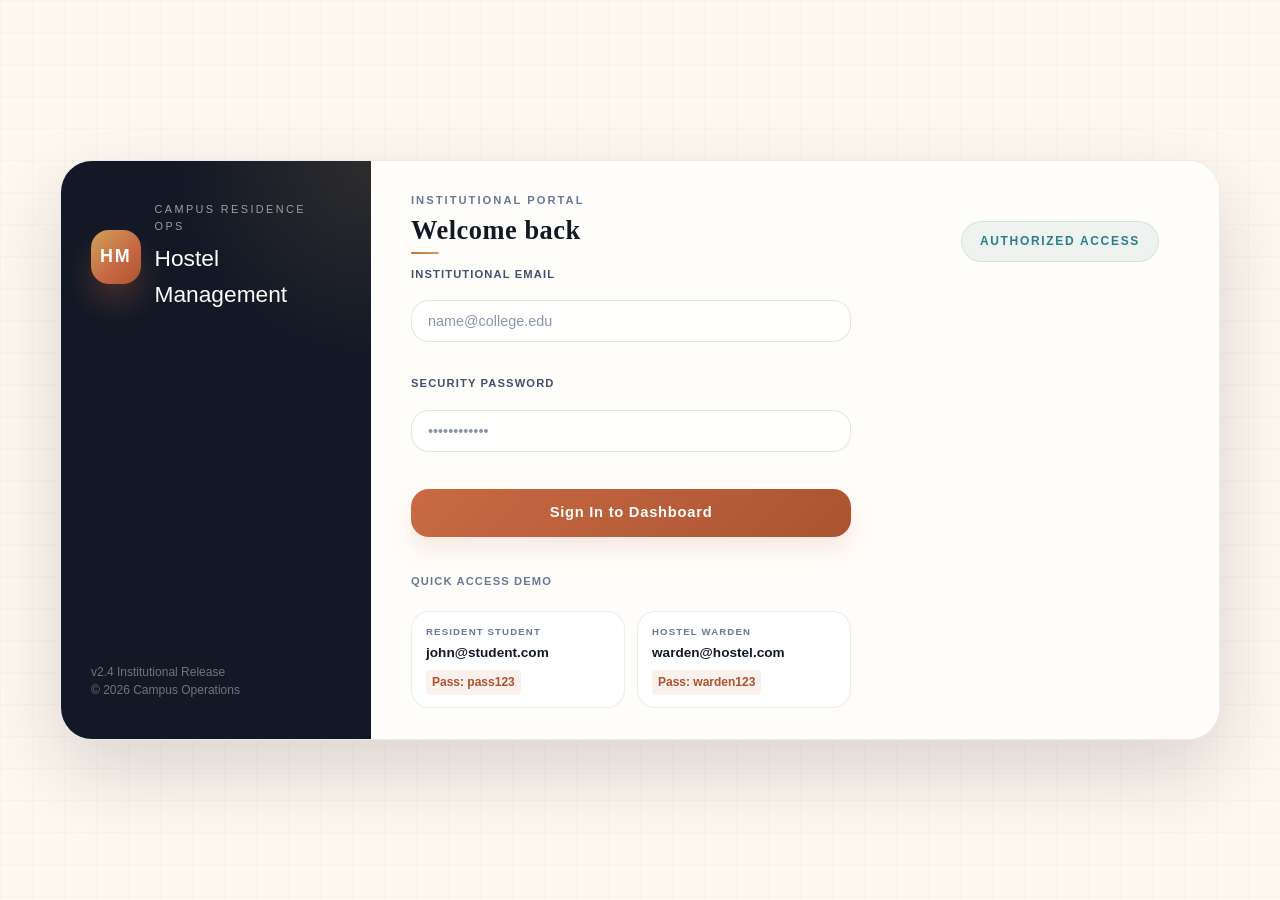
<file: frontend-vanilla/index.html>
<!DOCTYPE html>
<html lang="en">

<head>
    <meta charset="UTF-8">
    <meta name="viewport" content="width=device-width, initial-scale=1.0">
    <title>Hostel Management System</title>
    <link rel="stylesheet" href="css/styles.css">
</head>

<body>
    <div id="app"></div>

    <!-- Script Files -->
    <script src="js/config.js"></script>
    <script src="js/api.js"></script>
    <script src="js/auth.js"></script>
    <script src="js/router.js"></script>
    <script src="js/pages/login.js"></script>
    <script src="js/pages/student-dashboard.js"></script>
    <script src="js/pages/guest-request.js"></script>
    <script src="js/pages/visitor-log.js"></script>
    <script src="js/pages/pay-fees.js"></script>
    <script src="js/pages/raise-complaint.js"></script>
    <script src="js/pages/transfer-request.js"></script>
    <script src="js/pages/my-allocations.js"></script>
    <script src="js/pages/staff-dashboard.js"></script>
    <script src="js/pages/guest-queue.js"></script>
    <script src="js/pages/guest-calendar.js"></script>
    <script src="js/pages/kiosk.js"></script>
    <script src="js/pages/rooms-management.js"></script>
    <script src="js/pages/fees-payments.js"></script>
    <script src="js/pages/complaints-board.js"></script>
    <script src="js/pages/transfers-waitlist.js"></script>
    <script src="js/pages/inventory.js"></script>
    <script src="js/pages/audit-pii.js"></script>
    <script src="js/components/layout.js"></script>
    <script src="js/app.js"></script>
</body>

</html>
</file>
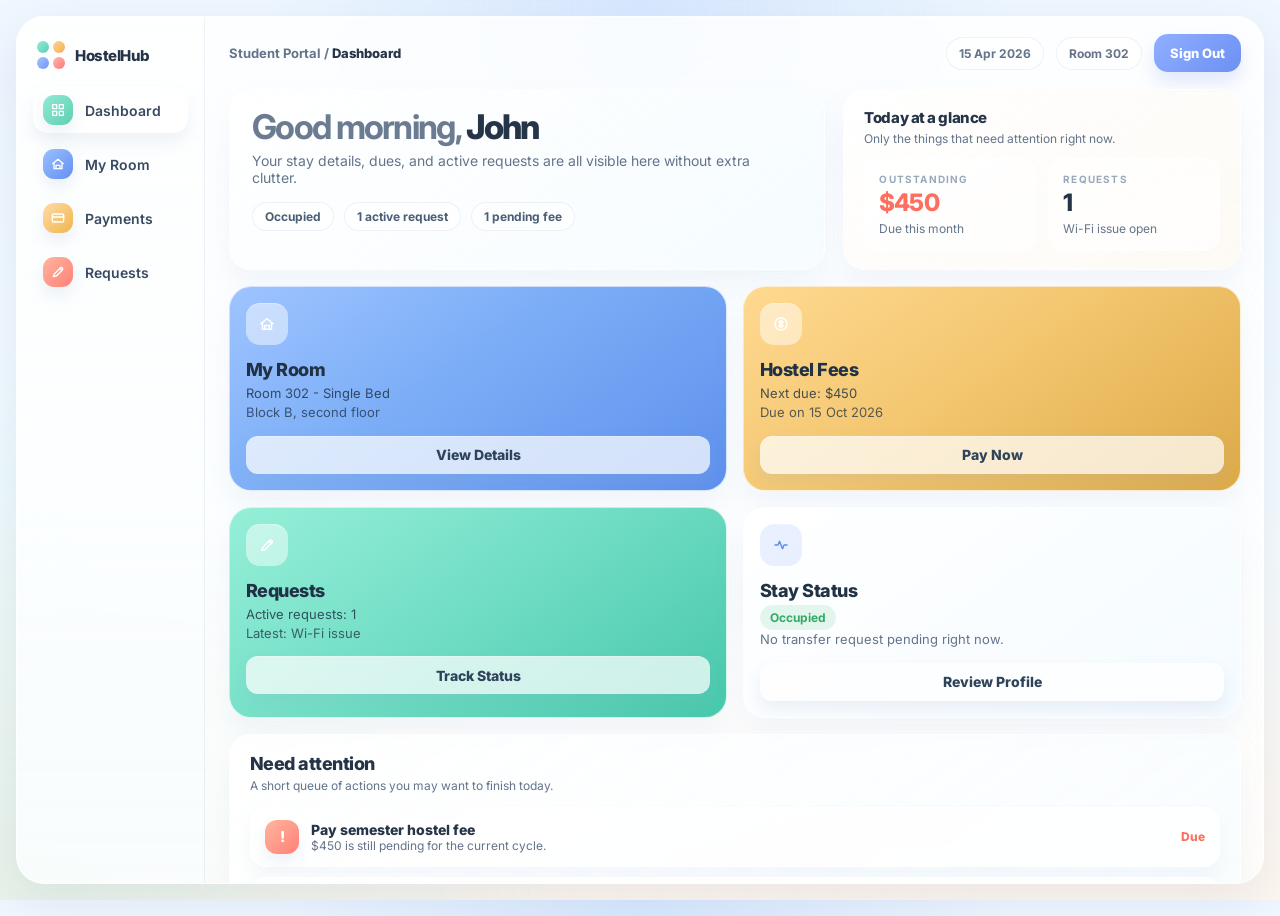
<file: frontend-vanilla/mock/student-dashboard-hostelhub-clean.html>
<!DOCTYPE html>
<html lang="en">
<head>
  <meta charset="UTF-8">
  <meta name="viewport" content="width=device-width, initial-scale=1.0">
  <title>HostelHub Student Dashboard - Clean</title>
  <link rel="preconnect" href="https://fonts.googleapis.com">
  <link rel="preconnect" href="https://fonts.gstatic.com" crossorigin>
  <link href="https://fonts.googleapis.com/css2?family=Inter:wght@400;500;600;700;800&display=swap" rel="stylesheet">
  <style>
    :root {
      --page-a: #eff7ff;
      --page-b: #f4fbff;
      --page-c: #fff7ef;
      --frame: rgba(255, 255, 255, 0.72);
      --frame-strong: rgba(255, 255, 255, 0.9);
      --line: rgba(136, 160, 198, 0.14);
      --line-strong: rgba(136, 160, 198, 0.22);
      --text: #263448;
      --text-soft: #64748a;
      --text-muted: #9aa8bc;
      --blue: #83b3fb;
      --blue-strong: #628ef1;
      --mint: #75dfca;
      --mint-strong: #47c9ad;
      --amber: #f4c46d;
      --amber-strong: #e6ab42;
      --coral: #ff8f7b;
      --coral-strong: #ff6f5f;
      --green: #46c77d;
      --green-strong: #31ab66;
      --shadow: 0 18px 52px rgba(105, 129, 163, 0.14);
      --radius-xl: 28px;
      --radius-lg: 22px;
      --radius-md: 18px;
      --radius-sm: 14px;
      --radius-pill: 999px;
    }

    * {
      box-sizing: border-box;
    }

    html,
    body {
      height: 100%;
    }

    body {
      margin: 0;
      font-family: "Inter", system-ui, sans-serif;
      color: var(--text);
      background:
        radial-gradient(circle at top center, rgba(131, 179, 251, 0.22), transparent 34%),
        radial-gradient(circle at bottom left, rgba(117, 223, 202, 0.16), transparent 36%),
        linear-gradient(180deg, var(--page-a) 0%, var(--page-b) 54%, var(--page-c) 100%);
      overflow: hidden;
      -webkit-font-smoothing: antialiased;
      text-rendering: optimizeLegibility;
    }

    body::before {
      content: "";
      position: fixed;
      inset: 0;
      background:
        linear-gradient(rgba(149, 172, 209, 0.05) 1px, transparent 1px),
        linear-gradient(90deg, rgba(149, 172, 209, 0.05) 1px, transparent 1px);
      background-size: 44px 44px;
      mask-image: radial-gradient(circle at center, black 18%, transparent 74%);
      pointer-events: none;
    }

    a,
    button {
      font: inherit;
    }

    .page-frame {
      position: relative;
      z-index: 1;
      width: min(1480px, calc(100vw - 32px));
      height: calc(100vh - 32px);
      margin: 16px auto;
      display: grid;
      grid-template-columns: 188px minmax(0, 1fr);
      background: linear-gradient(180deg, rgba(255, 255, 255, 0.84), rgba(255, 255, 255, 0.7));
      border: 1px solid rgba(255, 255, 255, 0.76);
      border-radius: var(--radius-xl);
      box-shadow: var(--shadow);
      overflow: hidden;
      backdrop-filter: blur(16px);
    }

    .sidebar {
      display: flex;
      flex-direction: column;
      padding: 20px 16px 16px;
      background: linear-gradient(180deg, rgba(255, 255, 255, 0.6), rgba(243, 251, 255, 0.46));
      border-right: 1px solid var(--line);
    }

    .brand {
      display: flex;
      align-items: center;
      gap: 10px;
      padding: 4px 4px 18px;
    }

    .brand-mark {
      position: relative;
      width: 28px;
      height: 28px;
      flex: 0 0 auto;
    }

    .brand-mark span {
      position: absolute;
      width: 12px;
      height: 12px;
      border-radius: 6px;
    }

    .brand-mark span:nth-child(1) {
      top: 0;
      left: 0;
      background: linear-gradient(135deg, #91ead4, #5fcfb2);
    }

    .brand-mark span:nth-child(2) {
      top: 0;
      right: 0;
      background: linear-gradient(135deg, #ffd39b, #f0b24e);
    }

    .brand-mark span:nth-child(3) {
      bottom: 0;
      left: 0;
      background: linear-gradient(135deg, #a7c4ff, #7195f5);
    }

    .brand-mark span:nth-child(4) {
      bottom: 0;
      right: 0;
      background: linear-gradient(135deg, #ffb3b1, #ff7b72);
    }

    .brand-name {
      font-size: 15px;
      font-weight: 800;
      letter-spacing: -0.03em;
      color: var(--text);
    }

    .nav-list {
      display: grid;
      gap: 8px;
    }

    .nav-item {
      display: flex;
      align-items: center;
      gap: 12px;
      min-height: 40px;
      padding: 8px 10px;
      border-radius: 15px;
      color: #384a61;
      text-decoration: none;
      font-size: 14px;
      font-weight: 600;
    }

    .nav-item.active {
      background: rgba(255, 255, 255, 0.82);
      box-shadow: 0 10px 18px rgba(155, 181, 214, 0.16);
    }

    .nav-icon {
      width: 30px;
      height: 30px;
      display: grid;
      place-items: center;
      border-radius: 11px;
      box-shadow: 0 8px 16px rgba(147, 171, 205, 0.18);
    }

    .nav-icon svg {
      width: 16px;
      height: 16px;
      stroke: #ffffff;
      stroke-width: 2;
      fill: none;
      stroke-linecap: round;
      stroke-linejoin: round;
    }

    .icon-teal {
      background: linear-gradient(135deg, #92ead5, #5ecfb2);
    }

    .icon-blue {
      background: linear-gradient(135deg, #9ac0ff, #648ff2);
    }

    .icon-amber {
      background: linear-gradient(135deg, #ffdba4, #efb651);
    }

    .icon-coral {
      background: linear-gradient(135deg, #ffb59f, #ff8177);
    }

    .sidebar-summary {
      margin-top: auto;
      padding: 16px 14px;
      border-radius: 18px;
      background: rgba(255, 255, 255, 0.54);
      border: 1px solid rgba(255, 255, 255, 0.68);
      box-shadow: 0 10px 20px rgba(163, 186, 217, 0.12);
    }

    .sidebar-summary p {
      margin: 0;
    }

    .summary-label {
      font-size: 11px;
      font-weight: 700;
      letter-spacing: 0.12em;
      text-transform: uppercase;
      color: var(--text-muted);
    }

    .summary-value {
      margin-top: 6px;
      font-size: 22px;
      font-weight: 800;
      letter-spacing: -0.04em;
      color: var(--text);
    }

    .summary-copy {
      margin-top: 6px;
      font-size: 12px;
      color: var(--text-soft);
    }

    .content-shell {
      min-width: 0;
      height: 100%;
      padding: 16px 22px 20px 24px;
      display: grid;
      grid-template-rows: auto auto auto 1fr;
      gap: 16px;
    }

    .topbar {
      display: flex;
      align-items: center;
      justify-content: space-between;
      gap: 16px;
      min-height: 40px;
    }

    .topbar-left {
      font-size: 13px;
      font-weight: 700;
      color: var(--text-soft);
    }

    .topbar-left strong {
      color: var(--text);
      font-weight: 800;
    }

    .topbar-right {
      display: flex;
      align-items: center;
      gap: 12px;
    }

    .date-chip,
    .room-chip {
      padding: 8px 12px;
      border-radius: var(--radius-pill);
      background: rgba(255, 255, 255, 0.66);
      border: 1px solid var(--line);
      font-size: 12px;
      font-weight: 700;
      color: var(--text-soft);
      white-space: nowrap;
    }

    .signout-btn {
      height: 38px;
      padding: 0 16px;
      border: 0;
      border-radius: 14px;
      background: linear-gradient(135deg, #8fafff, #6d90f3);
      color: #ffffff;
      font-size: 13px;
      font-weight: 800;
      box-shadow: 0 10px 18px rgba(117, 145, 230, 0.2);
      cursor: pointer;
    }

    .hero {
      display: grid;
      grid-template-columns: 1.2fr 0.8fr;
      gap: 18px;
      min-width: 0;
    }

    .hero-card,
    .spotlight-card,
    .card,
    .panel {
      min-width: 0;
      border-radius: 22px;
      border: 1px solid rgba(255, 255, 255, 0.68);
      box-shadow: 0 16px 28px rgba(159, 185, 219, 0.13);
    }

    .hero-card {
      padding: 20px 22px;
      background: linear-gradient(145deg, rgba(255, 255, 255, 0.9), rgba(244, 251, 255, 0.74));
    }

    .hero-card h1 {
      margin: 0;
      font-size: 34px;
      line-height: 1;
      letter-spacing: -0.05em;
      font-weight: 800;
      color: var(--text);
    }

    .hero-card h1 span {
      color: #6b7b91;
      font-weight: 700;
    }

    .hero-card p {
      margin: 8px 0 0;
      max-width: 56ch;
      font-size: 14px;
      color: var(--text-soft);
    }

    .hero-tags {
      display: flex;
      flex-wrap: wrap;
      gap: 10px;
      margin-top: 16px;
    }

    .hero-tag {
      display: inline-flex;
      align-items: center;
      padding: 6px 12px;
      border-radius: var(--radius-pill);
      background: rgba(255, 255, 255, 0.72);
      border: 1px solid rgba(154, 177, 213, 0.18);
      font-size: 12px;
      font-weight: 700;
      color: #4a5e76;
    }

    .spotlight-card {
      padding: 18px 20px;
      background: linear-gradient(145deg, rgba(255, 255, 255, 0.82), rgba(253, 248, 241, 0.7));
      display: grid;
      align-content: start;
      gap: 12px;
    }

    .spotlight-card h2 {
      margin: 0;
      font-size: 15px;
      font-weight: 800;
      letter-spacing: -0.03em;
      color: var(--text);
    }

    .spotlight-copy {
      font-size: 12px;
      color: var(--text-soft);
      margin-top: -8px;
    }

    .spotlight-stats {
      display: grid;
      grid-template-columns: 1fr 1fr;
      gap: 12px;
    }

    .stat-box {
      padding: 14px;
      border-radius: 16px;
      background: rgba(255, 255, 255, 0.7);
      border: 1px solid rgba(255, 255, 255, 0.72);
    }

    .stat-box .label {
      font-size: 10px;
      font-weight: 700;
      letter-spacing: 0.12em;
      text-transform: uppercase;
      color: var(--text-muted);
    }

    .stat-box .value {
      margin-top: 6px;
      font-size: 24px;
      line-height: 1;
      font-weight: 800;
      letter-spacing: -0.04em;
      color: var(--text);
    }

    .stat-box .note {
      margin-top: 6px;
      font-size: 12px;
      color: var(--text-soft);
    }

    .stat-box.balance .value {
      color: var(--coral-strong);
    }

    .cards-row {
      display: grid;
      grid-template-columns: repeat(4, minmax(0, 1fr));
      gap: 16px;
      min-width: 0;
    }

    .card {
      padding: 16px;
      color: #203244;
      overflow: hidden;
    }

    .card-room {
      background: linear-gradient(145deg, #9fc4ff 0%, #7caef7 42%, #5e90ed 100%);
    }

    .card-fees {
      background: linear-gradient(145deg, #ffd991 0%, #f3c66f 46%, #ddaa49 100%);
    }

    .card-requests {
      background: linear-gradient(145deg, #96efd8 0%, #74dfc6 44%, #47c8ac 100%);
    }

    .card-status {
      background: linear-gradient(145deg, #ffffff 0%, #f5fbff 100%);
    }

    .card-head {
      display: flex;
      align-items: center;
      justify-content: space-between;
      gap: 12px;
    }

    .card-icon {
      width: 42px;
      height: 42px;
      display: grid;
      place-items: center;
      border-radius: 14px;
      background: rgba(255, 255, 255, 0.48);
      box-shadow: inset 0 1px 1px rgba(255, 255, 255, 0.32);
    }

    .card-icon svg {
      width: 18px;
      height: 18px;
      stroke: #ffffff;
      stroke-width: 2;
      fill: none;
      stroke-linecap: round;
      stroke-linejoin: round;
    }

    .card h2 {
      margin: 14px 0 4px;
      font-size: 18px;
      font-weight: 800;
      letter-spacing: -0.03em;
    }

    .card p {
      margin: 0;
      font-size: 13px;
      line-height: 1.45;
      color: rgba(31, 49, 67, 0.82);
    }

    .card .subtle {
      color: rgba(31, 49, 67, 0.74);
    }

    .card-button {
      width: 100%;
      height: 38px;
      margin-top: 14px;
      border: 0;
      border-radius: 12px;
      background: rgba(255, 255, 255, 0.72);
      box-shadow: inset 0 1px 1px rgba(255, 255, 255, 0.32), 0 8px 16px rgba(144, 165, 192, 0.16);
      color: #2f435a;
      font-size: 14px;
      font-weight: 800;
      cursor: pointer;
    }

    .card-status .card-icon {
      background: rgba(131, 179, 251, 0.18);
    }

    .card-status .card-icon svg {
      stroke: var(--blue-strong);
    }

    .card-status p,
    .card-status .subtle {
      color: var(--text-soft);
    }

    .pill {
      display: inline-flex;
      align-items: center;
      padding: 4px 10px;
      border-radius: var(--radius-pill);
      font-size: 12px;
      font-weight: 700;
    }

    .pill-green {
      background: rgba(70, 199, 125, 0.14);
      color: var(--green-strong);
    }

    .bottom-grid {
      display: grid;
      grid-template-columns: 1.08fr 0.92fr;
      gap: 16px;
      min-height: 0;
    }

    .panel {
      padding: 18px 20px;
      background: linear-gradient(145deg, rgba(255, 255, 255, 0.84), rgba(247, 252, 255, 0.74));
      min-height: 0;
    }

    .panel h2 {
      margin: 0;
      font-size: 18px;
      font-weight: 800;
      letter-spacing: -0.03em;
      color: var(--text);
    }

    .panel-copy {
      margin-top: 4px;
      font-size: 12px;
      color: var(--text-soft);
    }

    .action-list {
      display: grid;
      gap: 10px;
      margin-top: 14px;
    }

    .action-item {
      display: grid;
      grid-template-columns: auto 1fr auto;
      align-items: center;
      gap: 12px;
      padding: 12px 14px;
      border-radius: 16px;
      background: rgba(255, 255, 255, 0.72);
      border: 1px solid rgba(255, 255, 255, 0.76);
      box-shadow: 0 10px 18px rgba(164, 188, 219, 0.12);
    }

    .action-icon {
      width: 34px;
      height: 34px;
      display: grid;
      place-items: center;
      border-radius: 12px;
      color: #ffffff;
      font-size: 15px;
      font-weight: 800;
      box-shadow: 0 8px 14px rgba(155, 179, 213, 0.16);
    }

    .action-icon.coral {
      background: linear-gradient(135deg, #ffb59f, #ff8177);
    }

    .action-icon.blue {
      background: linear-gradient(135deg, #9dc2ff, #6f95f2);
    }

    .action-meta strong {
      display: block;
      font-size: 14px;
      font-weight: 800;
      color: var(--text);
    }

    .action-meta span {
      display: block;
      font-size: 12px;
      color: var(--text-soft);
    }

    .action-status {
      font-size: 12px;
      font-weight: 800;
      color: var(--coral-strong);
    }

    .snapshot-grid {
      display: grid;
      grid-template-columns: repeat(2, minmax(0, 1fr));
      gap: 12px;
      margin-top: 14px;
    }

    .snapshot-card {
      padding: 14px;
      border-radius: 16px;
      background: rgba(255, 255, 255, 0.72);
      border: 1px solid rgba(255, 255, 255, 0.76);
      box-shadow: 0 10px 18px rgba(164, 188, 219, 0.12);
    }

    .snapshot-card .label {
      font-size: 10px;
      font-weight: 700;
      letter-spacing: 0.12em;
      text-transform: uppercase;
      color: var(--text-muted);
    }

    .snapshot-card .value {
      margin-top: 8px;
      font-size: 20px;
      font-weight: 800;
      letter-spacing: -0.04em;
      color: var(--text);
    }

    .snapshot-card .note {
      margin-top: 4px;
      font-size: 12px;
      color: var(--text-soft);
    }

    @media (max-width: 1280px) {
      .cards-row {
        grid-template-columns: repeat(2, minmax(0, 1fr));
      }

      .bottom-grid {
        grid-template-columns: 1fr;
      }
    }

    @media (max-width: 980px) {
      body {
        overflow: auto;
      }

      .page-frame {
        width: min(100vw - 20px, 100%);
        height: auto;
        min-height: calc(100vh - 20px);
        margin: 10px auto;
        grid-template-columns: 1fr;
      }

      .sidebar {
        border-right: 0;
        border-bottom: 1px solid var(--line);
      }

      .content-shell {
        height: auto;
        grid-template-rows: none;
      }
    }

    @media (max-width: 720px) {
      .topbar {
        flex-direction: column;
        align-items: flex-start;
      }

      .topbar-right {
        flex-wrap: wrap;
      }

      .hero {
        grid-template-columns: 1fr;
      }

      .cards-row,
      .snapshot-grid {
        grid-template-columns: 1fr;
      }
    }
  </style>
</head>
<body>
  <div class="page-frame">
    <aside class="sidebar">
      <div class="brand">
        <div class="brand-mark" aria-hidden="true">
          <span></span>
          <span></span>
          <span></span>
          <span></span>
        </div>
        <div class="brand-name">HostelHub</div>
      </div>

      <nav class="nav-list" aria-label="Main navigation">
        <a href="#" class="nav-item active">
          <span class="nav-icon icon-teal" aria-hidden="true">
            <svg viewBox="0 0 24 24"><rect x="4" y="4" width="6" height="6"></rect><rect x="14" y="4" width="6" height="6"></rect><rect x="4" y="14" width="6" height="6"></rect><rect x="14" y="14" width="6" height="6"></rect></svg>
          </span>
          <span>Dashboard</span>
        </a>

        <a href="#" class="nav-item">
          <span class="nav-icon icon-blue" aria-hidden="true">
            <svg viewBox="0 0 24 24"><path d="M4 11.5L12 5l8 6.5"></path><path d="M6 10.5V19h12v-8.5"></path><path d="M9 19v-5h6v5"></path></svg>
          </span>
          <span>My Room</span>
        </a>

        <a href="#" class="nav-item">
          <span class="nav-icon icon-amber" aria-hidden="true">
            <svg viewBox="0 0 24 24"><rect x="3.5" y="6" width="17" height="12" rx="2"></rect><path d="M3.5 10.5h17"></path></svg>
          </span>
          <span>Payments</span>
        </a>

        <a href="#" class="nav-item">
          <span class="nav-icon icon-coral" aria-hidden="true">
            <svg viewBox="0 0 24 24"><path d="M14.5 6.5l3 3"></path><path d="M5 19l4.5-1 9-9a2.1 2.1 0 0 0-3-3l-9 9L5 19Z"></path></svg>
          </span>
          <span>Requests</span>
        </a>
      </nav>

      <div class="sidebar-summary">
        <p class="summary-label">Next Due</p>
        <p class="summary-value">15 Oct</p>
        <p class="summary-copy">One pending hostel fee remains for this semester.</p>
      </div>
    </aside>

    <main class="content-shell">
      <header class="topbar">
        <div class="topbar-left">Student Portal / <strong>Dashboard</strong></div>
        <div class="topbar-right">
          <span class="date-chip">15 Apr 2026</span>
          <span class="room-chip">Room 302</span>
          <button class="signout-btn" type="button">Sign Out</button>
        </div>
      </header>

      <section class="hero">
        <article class="hero-card">
          <h1><span>Good morning,</span> John</h1>
          <p>Your stay details, dues, and active requests are all visible here without extra clutter.</p>
          <div class="hero-tags">
            <span class="hero-tag">Occupied</span>
            <span class="hero-tag">1 active request</span>
            <span class="hero-tag">1 pending fee</span>
          </div>
        </article>

        <article class="spotlight-card">
          <h2>Today at a glance</h2>
          <div class="spotlight-copy">Only the things that need attention right now.</div>
          <div class="spotlight-stats">
            <div class="stat-box balance">
              <div class="label">Outstanding</div>
              <div class="value">$450</div>
              <div class="note">Due this month</div>
            </div>
            <div class="stat-box">
              <div class="label">Requests</div>
              <div class="value">1</div>
              <div class="note">Wi-Fi issue open</div>
            </div>
          </div>
        </article>
      </section>

      <section class="cards-row" aria-label="Main hostel overview">
        <article class="card card-room">
          <div class="card-head">
            <div class="card-icon" aria-hidden="true">
              <svg viewBox="0 0 24 24"><path d="M4 11.5L12 5l8 6.5"></path><path d="M6 10.5V19h12v-8.5"></path><path d="M9 19v-5h6v5"></path></svg>
            </div>
          </div>
          <h2>My Room</h2>
          <p>Room 302 - Single Bed</p>
          <p class="subtle">Block B, second floor</p>
          <button class="card-button" type="button">View Details</button>
        </article>

        <article class="card card-fees">
          <div class="card-head">
            <div class="card-icon" aria-hidden="true">
              <svg viewBox="0 0 24 24"><circle cx="12" cy="12" r="8"></circle><path d="M12 8v8"></path><path d="M9.5 10c0-1 1-2 2.5-2s2.5.8 2.5 2-1 1.7-2.5 2-2.5 1-2.5 2 1 2 2.5 2 2.5-1 2.5-2"></path></svg>
            </div>
          </div>
          <h2>Hostel Fees</h2>
          <p>Next due: $450</p>
          <p class="subtle">Due on 15 Oct 2026</p>
          <button class="card-button" type="button">Pay Now</button>
        </article>

        <article class="card card-requests">
          <div class="card-head">
            <div class="card-icon" aria-hidden="true">
              <svg viewBox="0 0 24 24"><path d="M14.5 6.5l3 3"></path><path d="M5 19l4.5-1 9-9a2.1 2.1 0 0 0-3-3l-9 9L5 19Z"></path></svg>
            </div>
          </div>
          <h2>Requests</h2>
          <p>Active requests: 1</p>
          <p class="subtle">Latest: Wi-Fi issue</p>
          <button class="card-button" type="button">Track Status</button>
        </article>

        <article class="card card-status">
          <div class="card-head">
            <div class="card-icon" aria-hidden="true">
              <svg viewBox="0 0 24 24"><path d="M4 12h4l2-5 4 10 2-5h4"></path></svg>
            </div>
          </div>
          <h2>Stay Status</h2>
          <p><span class="pill pill-green">Occupied</span></p>
          <p class="subtle">No transfer request pending right now.</p>
          <button class="card-button" type="button">Review Profile</button>
        </article>
      </section>

      <section class="bottom-grid">
        <article class="panel">
          <h2>Need attention</h2>
          <div class="panel-copy">A short queue of actions you may want to finish today.</div>
          <div class="action-list">
            <div class="action-item">
              <div class="action-icon coral">!</div>
              <div class="action-meta">
                <strong>Pay semester hostel fee</strong>
                <span>$450 is still pending for the current cycle.</span>
              </div>
              <div class="action-status">Due</div>
            </div>

            <div class="action-item">
              <div class="action-icon blue">i</div>
              <div class="action-meta">
                <strong>Track Wi-Fi complaint</strong>
                <span>Your latest request is active and awaiting maintenance review.</span>
              </div>
              <div class="action-status" style="color:#628ef1;">Open</div>
            </div>
          </div>
        </article>

        <article class="panel">
          <h2>Stay snapshot</h2>
          <div class="panel-copy">Compact details you usually need at a glance.</div>
          <div class="snapshot-grid">
            <div class="snapshot-card">
              <div class="label">Check-in</div>
              <div class="value">12 Aug</div>
              <div class="note">2026</div>
            </div>

            <div class="snapshot-card">
              <div class="label">Mess Plan</div>
              <div class="value">Standard</div>
              <div class="note">Active meal plan</div>
            </div>

            <div class="snapshot-card">
              <div class="label">Guest Pass</div>
              <div class="value">1 Pending</div>
              <div class="note">Waiting for approval</div>
            </div>

            <div class="snapshot-card">
              <div class="label">Warden Desk</div>
              <div class="value">Block B</div>
              <div class="note">Ext. 214 available</div>
            </div>
          </div>
        </article>
      </section>
    </main>
  </div>
</body>
</html>
</file>
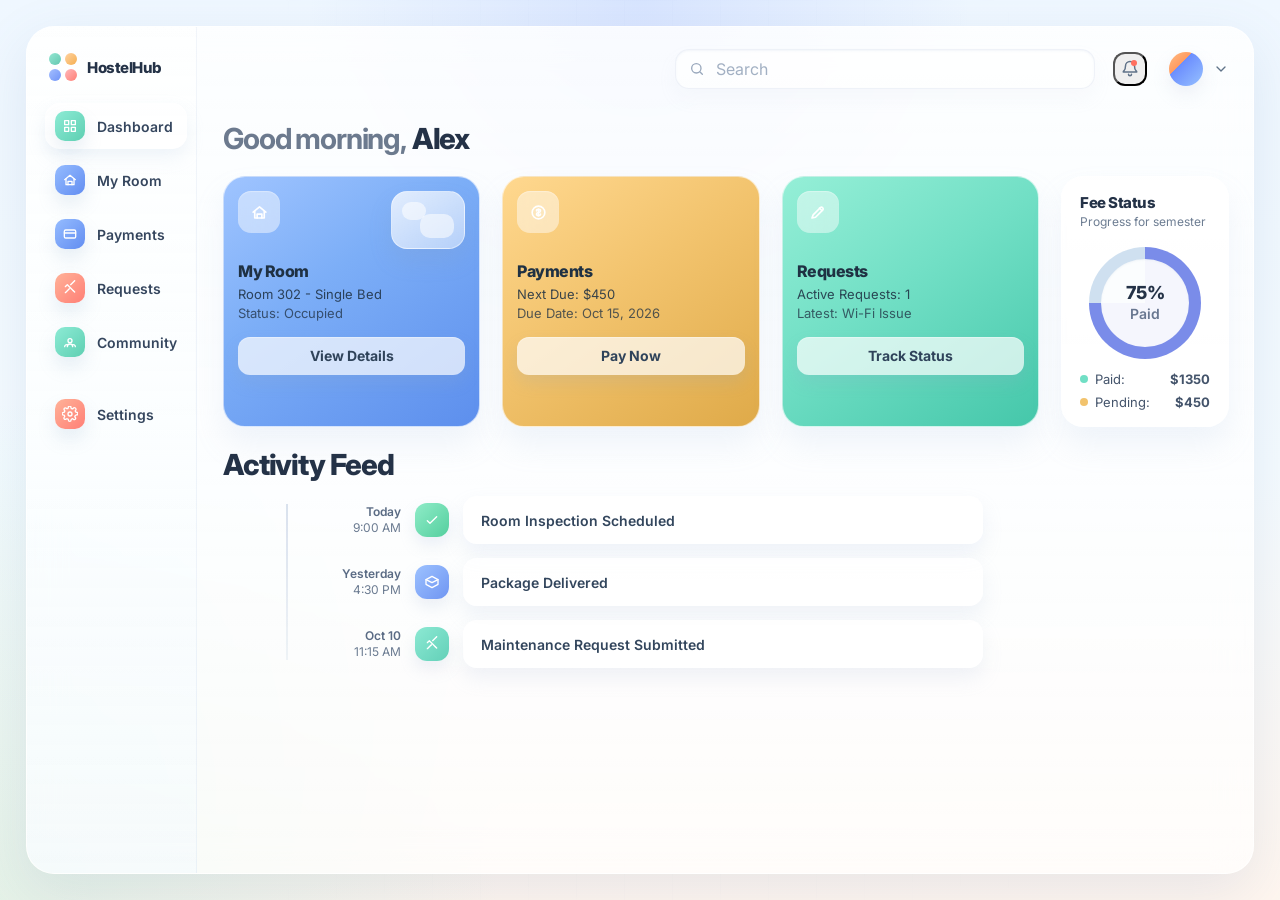
<file: frontend-vanilla/mock/student-dashboard-hostelhub.html>
<!DOCTYPE html>
<html lang="en">
<head>
  <meta charset="UTF-8">
  <meta name="viewport" content="width=device-width, initial-scale=1.0">
  <title>HostelHub Student Dashboard</title>
  <link rel="preconnect" href="https://fonts.googleapis.com">
  <link rel="preconnect" href="https://fonts.gstatic.com" crossorigin>
  <link href="https://fonts.googleapis.com/css2?family=Inter:wght@400;500;600;700;800&display=swap" rel="stylesheet">
  <style>
    :root {
      --page-a: #eff7ff;
      --page-b: #f5fbff;
      --page-c: #fff6ef;
      --shell: rgba(255, 255, 255, 0.72);
      --shell-strong: rgba(255, 255, 255, 0.9);
      --line: rgba(133, 154, 191, 0.12);
      --line-strong: rgba(133, 154, 191, 0.2);
      --text: #243247;
      --text-soft: #65748b;
      --text-muted: #9aa8bc;
      --sidebar-text: #35465e;
      --blue: #7caef7;
      --blue-strong: #5b8ef1;
      --mint: #71dfc5;
      --mint-strong: #45c7aa;
      --amber: #f2c36d;
      --amber-strong: #e7ac42;
      --coral: #ff8e78;
      --coral-strong: #ff6f5f;
      --green: #44c57a;
      --shadow: 0 18px 55px rgba(95, 126, 168, 0.14);
      --radius-xl: 28px;
      --radius-lg: 22px;
      --radius-md: 18px;
      --radius-sm: 14px;
      --radius-pill: 999px;
    }

    * {
      box-sizing: border-box;
    }

    html,
    body {
      min-height: 100%;
    }

    body {
      margin: 0;
      font-family: "Inter", system-ui, sans-serif;
      color: var(--text);
      background:
        radial-gradient(circle at top center, rgba(135, 164, 255, 0.22), transparent 30%),
        radial-gradient(circle at bottom left, rgba(113, 223, 197, 0.18), transparent 32%),
        linear-gradient(180deg, var(--page-a) 0%, var(--page-b) 52%, var(--page-c) 100%);
      overflow-x: hidden;
      -webkit-font-smoothing: antialiased;
      text-rendering: optimizeLegibility;
    }

    body::before {
      content: "";
      position: fixed;
      inset: 0;
      background:
        linear-gradient(rgba(150, 171, 210, 0.05) 1px, transparent 1px),
        linear-gradient(90deg, rgba(150, 171, 210, 0.05) 1px, transparent 1px);
      background-size: 48px 48px;
      mask-image: radial-gradient(circle at center, black 25%, transparent 75%);
      pointer-events: none;
    }

    a,
    button,
    input {
      font: inherit;
    }

    .page-frame {
      position: relative;
      z-index: 1;
      width: min(1520px, calc(100vw - 52px));
      min-height: calc(100vh - 52px);
      margin: 26px auto;
      padding: 0;
      display: grid;
      grid-template-columns: 170px minmax(0, 1fr);
      background: linear-gradient(180deg, rgba(255, 255, 255, 0.82), rgba(255, 255, 255, 0.68));
      border: 1px solid rgba(255, 255, 255, 0.72);
      border-radius: 28px;
      box-shadow: var(--shadow);
      backdrop-filter: blur(18px);
      overflow: hidden;
    }

    .sidebar {
      padding: 22px 18px 18px;
      display: flex;
      flex-direction: column;
      background: linear-gradient(180deg, rgba(255, 255, 255, 0.62), rgba(242, 250, 255, 0.45));
      border-right: 1px solid rgba(150, 171, 210, 0.12);
    }

    .brand {
      display: flex;
      align-items: center;
      gap: 10px;
      padding: 4px 4px 22px;
    }

    .brand-mark {
      position: relative;
      width: 28px;
      height: 28px;
      flex: 0 0 auto;
    }

    .brand-mark span {
      position: absolute;
      width: 12px;
      height: 12px;
      border-radius: 6px;
    }

    .brand-mark span:nth-child(1) {
      top: 0;
      left: 0;
      background: linear-gradient(135deg, #94e7d3, #63c7af);
    }

    .brand-mark span:nth-child(2) {
      top: 0;
      right: 0;
      background: linear-gradient(135deg, #ffd2a1, #f5af50);
    }

    .brand-mark span:nth-child(3) {
      bottom: 0;
      left: 0;
      background: linear-gradient(135deg, #a4bfff, #6f93f7);
    }

    .brand-mark span:nth-child(4) {
      bottom: 0;
      right: 0;
      background: linear-gradient(135deg, #ffb8bb, #ff7f75);
    }

    .brand-name {
      font-size: 15px;
      font-weight: 800;
      color: var(--text);
      letter-spacing: -0.03em;
    }

    .nav-list {
      display: grid;
      gap: 8px;
    }

    .nav-item {
      display: flex;
      align-items: center;
      gap: 12px;
      min-height: 40px;
      padding: 8px 10px;
      border-radius: 15px;
      color: var(--sidebar-text);
      text-decoration: none;
      font-size: 14px;
      font-weight: 600;
    }

    .nav-item.active {
      background: rgba(255, 255, 255, 0.84);
      box-shadow: 0 8px 18px rgba(160, 184, 219, 0.16);
    }

    .nav-item.settings {
      margin-top: 18px;
    }

    .nav-icon {
      width: 30px;
      height: 30px;
      display: grid;
      place-items: center;
      border-radius: 10px;
      box-shadow: 0 10px 18px rgba(135, 164, 202, 0.18);
    }

    .nav-icon svg {
      width: 16px;
      height: 16px;
      stroke: #ffffff;
      stroke-width: 2;
      fill: none;
      stroke-linecap: round;
      stroke-linejoin: round;
    }

    .icon-teal {
      background: linear-gradient(135deg, #8debd5, #5ecfb2);
    }

    .icon-blue {
      background: linear-gradient(135deg, #95bcff, #628df1);
    }

    .icon-amber {
      background: linear-gradient(135deg, #ffd99d, #f0b34f);
    }

    .icon-coral {
      background: linear-gradient(135deg, #ffb298, #ff7f76);
    }

    .content-shell {
      min-width: 0;
      padding: 14px 24px 24px 26px;
      display: grid;
      align-content: start;
      gap: 20px;
    }

    .topbar {
      display: flex;
      align-items: center;
      justify-content: flex-end;
      gap: 18px;
      min-height: 56px;
    }

    .search {
      position: relative;
      width: min(420px, 42vw);
    }

    .search svg {
      position: absolute;
      left: 14px;
      top: 50%;
      width: 16px;
      height: 16px;
      transform: translateY(-50%);
      stroke: #98a7bc;
      stroke-width: 2;
      fill: none;
      stroke-linecap: round;
      stroke-linejoin: round;
    }

    .search input {
      width: 100%;
      height: 40px;
      padding: 0 16px 0 40px;
      border: 1px solid rgba(154, 176, 210, 0.16);
      border-radius: 14px;
      background: rgba(255, 255, 255, 0.66);
      box-shadow: inset 0 1px 2px rgba(181, 197, 221, 0.16), 0 10px 18px rgba(177, 194, 218, 0.08);
      color: var(--text);
      outline: none;
    }

    .search input::placeholder {
      color: #a2b0c3;
    }

    .topbar-icon {
      position: relative;
      width: 34px;
      height: 34px;
      display: grid;
      place-items: center;
      border-radius: 12px;
      color: #607389;
    }

    .topbar-icon svg {
      width: 18px;
      height: 18px;
      stroke: #607389;
      stroke-width: 2;
      fill: none;
      stroke-linecap: round;
      stroke-linejoin: round;
    }

    .topbar-icon::after {
      content: "";
      position: absolute;
      right: 8px;
      top: 6px;
      width: 6px;
      height: 6px;
      border-radius: 50%;
      background: #ff6f5f;
    }

    .avatar {
      display: flex;
      align-items: center;
      gap: 10px;
      padding-left: 4px;
    }

    .avatar-badge {
      width: 34px;
      height: 34px;
      border-radius: 50%;
      background:
        linear-gradient(135deg, #ffbe86 0%, #ff9c61 34%, #6c8efe 35%, #96c1ff 100%);
      box-shadow: 0 8px 18px rgba(143, 166, 199, 0.16);
    }

    .avatar-caret {
      width: 16px;
      height: 16px;
      stroke: #607389;
      stroke-width: 2;
      fill: none;
      stroke-linecap: round;
      stroke-linejoin: round;
    }

    .hero-heading {
      margin-top: 4px;
    }

    .hero-heading h1 {
      margin: 0;
      font-size: 29px;
      font-weight: 800;
      letter-spacing: -0.04em;
      color: var(--text);
    }

    .hero-heading .light {
      color: #6c7a8e;
      font-weight: 700;
    }

    .cards-row {
      display: grid;
      grid-template-columns: repeat(3, minmax(0, 1fr)) 168px;
      gap: 22px;
      align-items: stretch;
      min-width: 0;
    }

    .feature-card,
    .fee-card {
      min-width: 0;
      border-radius: 22px;
      border: 1px solid rgba(255, 255, 255, 0.62);
      box-shadow: 0 18px 30px rgba(158, 185, 220, 0.15);
    }

    .feature-card {
      padding: 14px;
      color: #1f3143;
      overflow: hidden;
    }

    .feature-top {
      display: flex;
      align-items: flex-start;
      justify-content: space-between;
      gap: 12px;
    }

    .feature-badge {
      width: 42px;
      height: 42px;
      display: grid;
      place-items: center;
      border-radius: 13px;
      background: rgba(255, 255, 255, 0.46);
      box-shadow: inset 0 1px 1px rgba(255, 255, 255, 0.34);
      backdrop-filter: blur(8px);
    }

    .feature-badge svg {
      width: 19px;
      height: 19px;
      stroke: #fff;
      stroke-width: 2.1;
      fill: none;
      stroke-linecap: round;
      stroke-linejoin: round;
    }

    .feature-visual {
      width: 74px;
      height: 58px;
      border-radius: 16px;
      background:
        linear-gradient(145deg, rgba(255, 255, 255, 0.68), rgba(255, 255, 255, 0.28)),
        rgba(255, 255, 255, 0.26);
      border: 1px solid rgba(255, 255, 255, 0.44);
      box-shadow: 0 12px 22px rgba(132, 157, 189, 0.18);
      position: relative;
    }

    .feature-visual::before,
    .feature-visual::after {
      content: "";
      position: absolute;
      border-radius: 10px;
      background: rgba(255, 255, 255, 0.56);
    }

    .feature-visual::before {
      inset: 10px auto auto 10px;
      width: 24px;
      height: 18px;
    }

    .feature-visual::after {
      right: 10px;
      bottom: 10px;
      width: 34px;
      height: 24px;
    }

    .feature-card h2 {
      margin: 12px 0 4px;
      font-size: 16px;
      font-weight: 800;
      letter-spacing: -0.03em;
    }

    .feature-card p {
      margin: 0;
      font-size: 13px;
      line-height: 1.45;
      color: rgba(31, 49, 67, 0.88);
    }

    .feature-card .subtle {
      color: rgba(31, 49, 67, 0.76);
    }

    .card-button {
      width: 100%;
      height: 38px;
      margin-top: 14px;
      border: 0;
      border-radius: 12px;
      background: rgba(255, 255, 255, 0.7);
      box-shadow: inset 0 1px 1px rgba(255, 255, 255, 0.36), 0 8px 16px rgba(144, 165, 192, 0.18);
      color: #2f435a;
      font-size: 14px;
      font-weight: 700;
      cursor: pointer;
    }

    .card-room {
      background: linear-gradient(145deg, #9fc4ff 0%, #7caef7 40%, #5d8fed 100%);
    }

    .card-payments {
      background: linear-gradient(145deg, #ffd88f 0%, #f2c36d 45%, #dfaa49 100%);
    }

    .card-requests {
      background: linear-gradient(145deg, #95efd7 0%, #71dfc5 45%, #45c7aa 100%);
    }

    .fee-card {
      padding: 16px 18px;
      background: rgba(255, 255, 255, 0.72);
      display: grid;
      align-content: start;
      justify-items: center;
    }

    .fee-card-header {
      width: 100%;
      margin-bottom: 8px;
    }

    .fee-card-header h2 {
      margin: 0;
      font-size: 15px;
      font-weight: 800;
      letter-spacing: -0.03em;
    }

    .fee-card-header p {
      margin: 2px 0 0;
      font-size: 12px;
      color: #6d7d92;
    }

    .donut {
      width: 112px;
      height: 112px;
      margin: 10px 0 12px;
      border-radius: 50%;
      display: grid;
      place-items: center;
      background:
        conic-gradient(#7a8ce9 0 75%, #cfe0f0 75% 100%);
      position: relative;
    }

    .donut::before {
      content: "";
      position: absolute;
      inset: 12px;
      border-radius: 50%;
      background: rgba(255, 255, 255, 0.92);
      box-shadow: inset 0 1px 2px rgba(181, 197, 220, 0.16);
    }

    .donut-copy {
      position: relative;
      z-index: 1;
      text-align: center;
      line-height: 1.15;
    }

    .donut-copy strong {
      display: block;
      font-size: 18px;
      font-weight: 800;
      color: var(--text);
    }

    .donut-copy span {
      font-size: 14px;
      color: #687790;
      font-weight: 600;
    }

    .fee-breakdown {
      width: 100%;
      display: grid;
      gap: 7px;
    }

    .fee-line {
      display: flex;
      align-items: center;
      justify-content: space-between;
      gap: 10px;
      font-size: 13px;
      color: #44546b;
    }

    .fee-line span:first-child {
      display: inline-flex;
      align-items: center;
      gap: 7px;
    }

    .dot {
      width: 8px;
      height: 8px;
      border-radius: 50%;
    }

    .dot-paid {
      background: #71dfc5;
    }

    .dot-pending {
      background: #f2c36d;
    }

    .feed-section {
      display: grid;
      gap: 14px;
      max-width: 760px;
    }

    .feed-section h2 {
      margin: 0;
      font-size: 29px;
      font-weight: 800;
      letter-spacing: -0.04em;
      color: var(--text);
    }

    .timeline {
      position: relative;
      display: grid;
      gap: 14px;
      padding-left: 102px;
    }

    .timeline::before {
      content: "";
      position: absolute;
      left: 63px;
      top: 8px;
      bottom: 8px;
      width: 2px;
      background: linear-gradient(180deg, rgba(163, 182, 211, 0.4), rgba(163, 182, 211, 0.15));
    }

    .timeline-item {
      position: relative;
      display: grid;
      grid-template-columns: 76px 34px minmax(0, 1fr);
      align-items: center;
      gap: 14px;
    }

    .timeline-time {
      text-align: right;
      font-size: 12px;
      line-height: 1.35;
      color: #6b7b91;
    }

    .timeline-time strong {
      display: block;
      font-size: 12px;
      font-weight: 600;
      color: #5a6b84;
    }

    .timeline-badge {
      width: 34px;
      height: 34px;
      display: grid;
      place-items: center;
      border-radius: 12px;
      position: relative;
      z-index: 1;
      box-shadow: 0 8px 16px rgba(149, 172, 205, 0.18);
    }

    .timeline-badge svg {
      width: 16px;
      height: 16px;
      stroke: #fff;
      stroke-width: 2;
      fill: none;
      stroke-linecap: round;
      stroke-linejoin: round;
    }

    .timeline-card {
      min-height: 48px;
      display: flex;
      align-items: center;
      padding: 0 18px;
      border-radius: 14px;
      background: rgba(255, 255, 255, 0.78);
      box-shadow: 0 10px 20px rgba(160, 183, 211, 0.16);
      font-size: 14px;
      font-weight: 600;
      color: #33465d;
    }

    .badge-green {
      background: linear-gradient(135deg, #8fecc8, #54cf9e);
    }

    .badge-blue {
      background: linear-gradient(135deg, #9dc2ff, #6f95f2);
    }

    .badge-mint {
      background: linear-gradient(135deg, #8ce9d3, #63d0b8);
    }

    @media (max-width: 1240px) {
      .page-frame {
        grid-template-columns: 170px minmax(0, 1fr);
      }

      .cards-row {
        grid-template-columns: repeat(2, minmax(0, 1fr));
      }

      .fee-card {
        grid-column: span 2;
        justify-items: start;
      }

      .fee-breakdown {
        max-width: 260px;
      }
    }

    @media (max-width: 980px) {
      .page-frame {
        width: min(100vw - 24px, 100%);
        margin: 12px auto;
        min-height: calc(100vh - 24px);
        grid-template-columns: 1fr;
      }

      .sidebar {
        border-right: 0;
        border-bottom: 1px solid rgba(150, 171, 210, 0.12);
      }

      .nav-list {
        grid-template-columns: repeat(3, minmax(0, 1fr));
      }

      .nav-item.settings {
        margin-top: 0;
      }

      .content-shell {
        padding: 18px;
      }
    }

    @media (max-width: 760px) {
      .topbar {
        flex-wrap: wrap;
        justify-content: space-between;
      }

      .search {
        width: 100%;
        order: 2;
      }

      .cards-row {
        grid-template-columns: 1fr;
      }

      .fee-card {
        grid-column: auto;
      }

      .timeline {
        padding-left: 0;
      }

      .timeline::before {
        left: 91px;
      }

      .timeline-item {
        grid-template-columns: 76px 34px minmax(0, 1fr);
      }
    }

    @media (max-width: 560px) {
      .page-frame {
        width: calc(100vw - 12px);
        margin: 6px auto;
        border-radius: 22px;
      }

      .nav-list {
        grid-template-columns: 1fr;
      }

      .hero-heading h1,
      .feed-section h2 {
        font-size: 24px;
      }

      .timeline::before {
        display: none;
      }

      .timeline-item {
        grid-template-columns: 1fr;
      }

      .timeline-time {
        text-align: left;
      }

      .timeline-badge {
        margin-left: 0;
      }
    }
  </style>
</head>
<body>
  <div class="page-frame">
    <aside class="sidebar">
      <div class="brand">
        <div class="brand-mark" aria-hidden="true">
          <span></span>
          <span></span>
          <span></span>
          <span></span>
        </div>
        <div class="brand-name">HostelHub</div>
      </div>

      <nav class="nav-list" aria-label="Dashboard navigation">
        <a href="#" class="nav-item active">
          <span class="nav-icon icon-teal" aria-hidden="true">
            <svg viewBox="0 0 24 24"><rect x="4" y="4" width="6" height="6"></rect><rect x="14" y="4" width="6" height="6"></rect><rect x="4" y="14" width="6" height="6"></rect><rect x="14" y="14" width="6" height="6"></rect></svg>
          </span>
          <span>Dashboard</span>
        </a>

        <a href="#" class="nav-item">
          <span class="nav-icon icon-blue" aria-hidden="true">
            <svg viewBox="0 0 24 24"><path d="M4 11.5L12 5l8 6.5"></path><path d="M6 10.5V19h12v-8.5"></path><path d="M9 19v-5h6v5"></path></svg>
          </span>
          <span>My Room</span>
        </a>

        <a href="#" class="nav-item">
          <span class="nav-icon icon-blue" aria-hidden="true">
            <svg viewBox="0 0 24 24"><rect x="3.5" y="6" width="17" height="12" rx="2"></rect><path d="M3.5 10.5h17"></path></svg>
          </span>
          <span>Payments</span>
        </a>

        <a href="#" class="nav-item">
          <span class="nav-icon icon-coral" aria-hidden="true">
            <svg viewBox="0 0 24 24"><path d="M5 19l6-6"></path><path d="M13 7l6-6"></path><path d="M8 7l9 9"></path><path d="M7 8l-2 2"></path><path d="M17 16l2 2"></path></svg>
          </span>
          <span>Requests</span>
        </a>

        <a href="#" class="nav-item">
          <span class="nav-icon icon-teal" aria-hidden="true">
            <svg viewBox="0 0 24 24"><path d="M16 19a4 4 0 0 0-8 0"></path><circle cx="12" cy="10" r="3"></circle><path d="M4 19a3 3 0 0 1 4-2.8"></path><path d="M20 19a3 3 0 0 0-4-2.8"></path></svg>
          </span>
          <span>Community</span>
        </a>

        <a href="#" class="nav-item settings">
          <span class="nav-icon icon-coral" aria-hidden="true">
            <svg viewBox="0 0 24 24"><circle cx="12" cy="12" r="3"></circle><path d="M19.4 15a1.7 1.7 0 0 0 .34 1.87l.06.06a2 2 0 1 1-2.83 2.83l-.06-.06A1.7 1.7 0 0 0 15 19.4a1.7 1.7 0 0 0-1 .6 1.7 1.7 0 0 0-.4 1.1V21a2 2 0 1 1-4 0v-.1a1.7 1.7 0 0 0-.4-1.1 1.7 1.7 0 0 0-1-.6 1.7 1.7 0 0 0-1.87.34l-.06.06A2 2 0 1 1 3.44 16.7l.06-.06A1.7 1.7 0 0 0 4 15a1.7 1.7 0 0 0-.6-1 1.7 1.7 0 0 0-1.1-.4H2.2a2 2 0 1 1 0-4h.1a1.7 1.7 0 0 0 1.1-.4 1.7 1.7 0 0 0 .6-1 1.7 1.7 0 0 0-.34-1.87l-.06-.06A2 2 0 1 1 6.44 3.4l.06.06A1.7 1.7 0 0 0 8 4a1.7 1.7 0 0 0 1-.6 1.7 1.7 0 0 0 .4-1.1V2.2a2 2 0 1 1 4 0v.1a1.7 1.7 0 0 0 .4 1.1 1.7 1.7 0 0 0 1 .6 1.7 1.7 0 0 0 1.87-.34l.06-.06A2 2 0 1 1 20.56 6.3l-.06.06A1.7 1.7 0 0 0 20 8a1.7 1.7 0 0 0 .6 1 1.7 1.7 0 0 0 1.1.4h.1a2 2 0 1 1 0 4h-.1a1.7 1.7 0 0 0-1.1.4 1.7 1.7 0 0 0-.6 1Z"></path></svg>
          </span>
          <span>Settings</span>
        </a>
      </nav>
    </aside>

    <main class="content-shell">
      <header class="topbar">
        <div class="search">
          <svg viewBox="0 0 24 24"><circle cx="11" cy="11" r="7"></circle><path d="M20 20l-3.5-3.5"></path></svg>
          <input type="text" placeholder="Search">
        </div>

        <button class="topbar-icon" aria-label="Notifications">
          <svg viewBox="0 0 24 24"><path d="M6 8a6 6 0 1 1 12 0c0 7 3 6 3 8H3c0-2 3-1 3-8"></path><path d="M10 19a2 2 0 0 0 4 0"></path></svg>
        </button>

        <div class="avatar">
          <div class="avatar-badge" aria-hidden="true"></div>
          <svg class="avatar-caret" viewBox="0 0 24 24"><path d="M6 9l6 6 6-6"></path></svg>
        </div>
      </header>

      <section class="hero-heading">
        <h1><span class="light">Good morning,</span> Alex</h1>
      </section>

      <section class="cards-row">
        <article class="feature-card card-room">
          <div class="feature-top">
            <div class="feature-badge" aria-hidden="true">
              <svg viewBox="0 0 24 24"><path d="M4 11.5L12 5l8 6.5"></path><path d="M6 10.5V19h12v-8.5"></path><path d="M9 19v-5h6v5"></path></svg>
            </div>
            <div class="feature-visual" aria-hidden="true"></div>
          </div>
          <h2>My Room</h2>
          <p>Room 302 - Single Bed</p>
          <p class="subtle">Status: Occupied</p>
          <button class="card-button" type="button">View Details</button>
        </article>

        <article class="feature-card card-payments">
          <div class="feature-top">
            <div class="feature-badge" aria-hidden="true">
              <svg viewBox="0 0 24 24"><circle cx="12" cy="12" r="8"></circle><path d="M12 8v8"></path><path d="M9.5 10c0-1 1-2 2.5-2s2.5.8 2.5 2-1 1.7-2.5 2-2.5 1-2.5 2 1 2 2.5 2 2.5-1 2.5-2"></path></svg>
            </div>
            <div style="width:74px;height:58px;"></div>
          </div>
          <h2>Payments</h2>
          <p>Next Due: $450</p>
          <p class="subtle">Due Date: Oct 15, 2026</p>
          <button class="card-button" type="button">Pay Now</button>
        </article>

        <article class="feature-card card-requests">
          <div class="feature-top">
            <div class="feature-badge" aria-hidden="true">
              <svg viewBox="0 0 24 24"><path d="M14.5 6.5l3 3"></path><path d="M5 19l4.5-1 9-9a2.1 2.1 0 0 0-3-3l-9 9L5 19Z"></path></svg>
            </div>
            <div style="width:74px;height:58px;"></div>
          </div>
          <h2>Requests</h2>
          <p>Active Requests: 1</p>
          <p class="subtle">Latest: Wi-Fi Issue</p>
          <button class="card-button" type="button">Track Status</button>
        </article>

        <article class="fee-card">
          <div class="fee-card-header">
            <h2>Fee Status</h2>
            <p>Progress for semester</p>
          </div>

          <div class="donut">
            <div class="donut-copy">
              <strong>75%</strong>
              <span>Paid</span>
            </div>
          </div>

          <div class="fee-breakdown">
            <div class="fee-line">
              <span><i class="dot dot-paid"></i>Paid:</span>
              <strong>$1350</strong>
            </div>
            <div class="fee-line">
              <span><i class="dot dot-pending"></i>Pending:</span>
              <strong>$450</strong>
            </div>
          </div>
        </article>
      </section>

      <section class="feed-section">
        <h2>Activity Feed</h2>

        <div class="timeline">
          <article class="timeline-item">
            <div class="timeline-time">
              <strong>Today</strong>
              9:00 AM
            </div>
            <div class="timeline-badge badge-green" aria-hidden="true">
              <svg viewBox="0 0 24 24"><path d="M5 13l4 4L19 7"></path></svg>
            </div>
            <div class="timeline-card">Room Inspection Scheduled</div>
          </article>

          <article class="timeline-item">
            <div class="timeline-time">
              <strong>Yesterday</strong>
              4:30 PM
            </div>
            <div class="timeline-badge badge-blue" aria-hidden="true">
              <svg viewBox="0 0 24 24"><path d="M21 8.5l-9 4.5-9-4.5"></path><path d="M3 8.5l9-5 9 5v7l-9 5-9-5v-7Z"></path></svg>
            </div>
            <div class="timeline-card">Package Delivered</div>
          </article>

          <article class="timeline-item">
            <div class="timeline-time">
              <strong>Oct 10</strong>
              11:15 AM
            </div>
            <div class="timeline-badge badge-mint" aria-hidden="true">
              <svg viewBox="0 0 24 24"><path d="M5 19l6-6"></path><path d="M13 7l6-6"></path><path d="M8 7l9 9"></path><path d="M7 8l-2 2"></path><path d="M17 16l2 2"></path></svg>
            </div>
            <div class="timeline-card">Maintenance Request Submitted</div>
          </article>
        </div>
      </section>
    </main>
  </div>
</body>
</html>
</file>
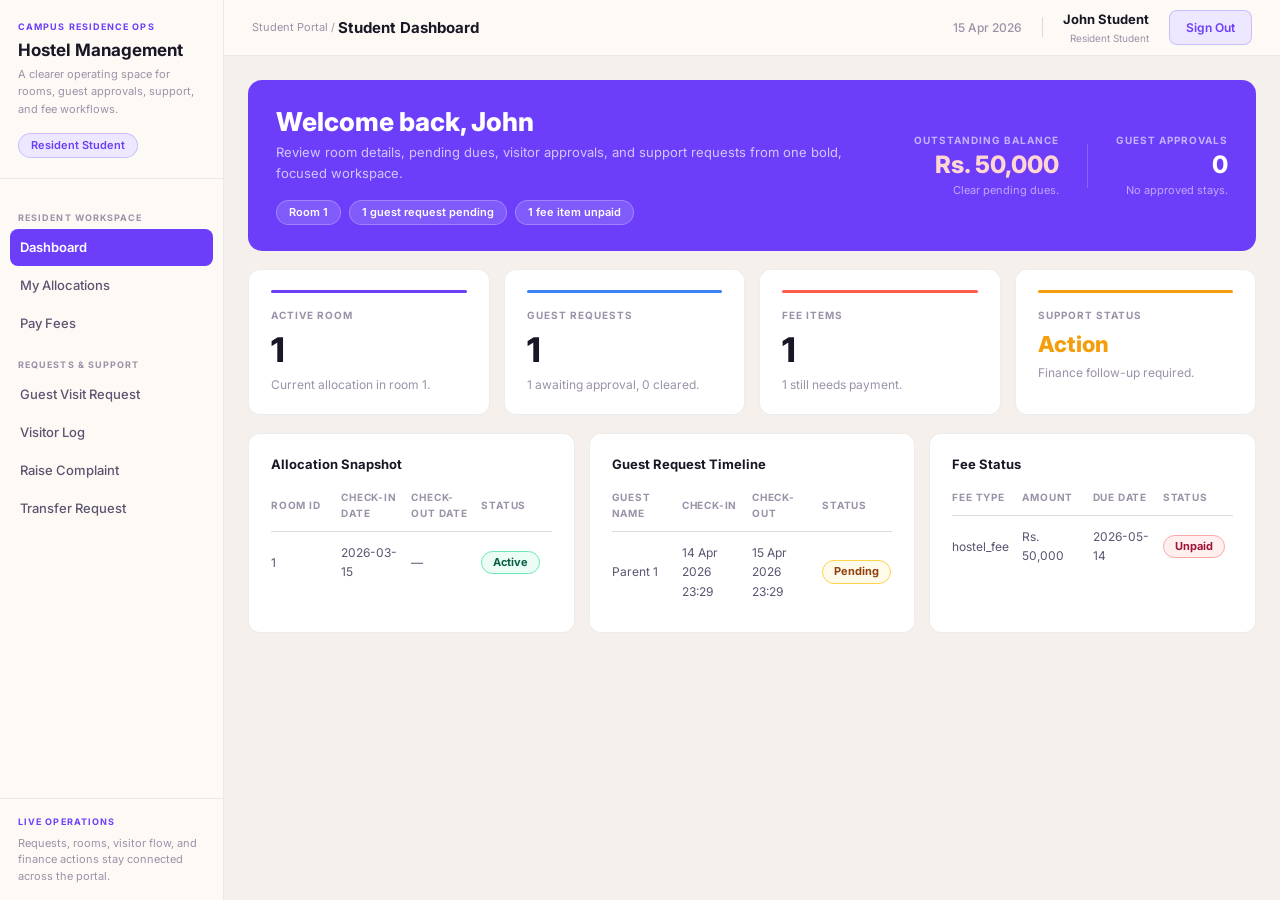
<file: frontend-vanilla/mock/student-portal-dashboard-light.html>
<!DOCTYPE html>
<html lang="en">
<head>
  <meta charset="UTF-8">
  <meta name="viewport" content="width=device-width, initial-scale=1.0">
  <title>Student Hostel Management Dashboard</title>
  <link rel="preconnect" href="https://fonts.googleapis.com">
  <link rel="preconnect" href="https://fonts.gstatic.com" crossorigin>
  <link href="https://fonts.googleapis.com/css2?family=Inter:wght@400;500;600;700&display=swap" rel="stylesheet">
  <style>
    :root {
      --bg: #F5F0EB;
      --s1: #FDFAF6;
      --s2: #FFFFFF;
      --s3: #F0EBE3;
      --bd: rgba(0, 0, 0, 0.07);
      --bd2: rgba(0, 0, 0, 0.13);

      --t1: #1A1625;
      --t2: #5C5470;
      --t3: #9B92A8;

      --acc: #6C3EFA;
      --acc-light: #EDE8FF;
      --acc-bd: rgba(108, 62, 250, 0.25);

      --coral: #FF5C4D;
      --coral-light: #FFF0EF;
      --amber: #F59E0B;
      --amber-light: #FFFBEB;
      --green: #10B981;
      --green-light: #ECFDF5;
      --blue: #3B82F6;
      --blue-light: #EFF6FF;

      --sidebar-width: 224px;
    }

    * {
      box-sizing: border-box;
    }

    html,
    body {
      min-height: 100%;
    }

    body {
      margin: 0;
      background: var(--bg);
      color: var(--t1);
      font-family: "Inter", system-ui, sans-serif;
      font-size: 14px;
      line-height: 1.6;
      overflow-x: hidden;
      -webkit-font-smoothing: antialiased;
      text-rendering: optimizeLegibility;
    }

    a,
    button {
      font: inherit;
      color: inherit;
    }

    .app-shell {
      min-height: 100vh;
      background: var(--bg);
    }

    .sidebar {
      position: fixed;
      top: 0;
      left: 0;
      bottom: 0;
      width: var(--sidebar-width);
      padding: 0;
      display: flex;
      flex-direction: column;
      background: var(--s1);
      border-right: 1px solid var(--bd);
      overflow-y: auto;
    }

    .sidebar-top {
      padding: 20px 18px;
      border-bottom: 1px solid var(--bd);
    }

    .sidebar-kicker {
      margin: 0 0 6px;
      font-size: 9px;
      font-weight: 700;
      letter-spacing: 0.12em;
      text-transform: uppercase;
      color: var(--acc);
    }

    .sidebar-title {
      margin: 0 0 5px;
      font-size: 17px;
      font-weight: 700;
      line-height: 1.2;
      color: var(--t1);
    }

    .sidebar-copy {
      margin: 0 0 14px;
      font-size: 11px;
      color: var(--t3);
    }

    .role-badge {
      display: inline-block;
      padding: 4px 12px;
      border: 1px solid var(--acc-bd);
      border-radius: 99px;
      background: var(--acc-light);
      color: var(--acc);
      font-size: 11px;
      font-weight: 600;
      line-height: 1.4;
    }

    .sidebar-nav {
      padding: 16px 10px 8px;
    }

    .nav-section + .nav-section {
      margin-top: 16px;
    }

    .section-label {
      margin: 16px 0 4px;
      padding: 0 8px;
      font-size: 9px;
      font-weight: 700;
      letter-spacing: 0.12em;
      text-transform: uppercase;
      color: var(--t3);
    }

    .nav-item {
      display: flex;
      align-items: center;
      margin-bottom: 1px;
      padding: 8px 10px;
      border-radius: 8px;
      font-size: 13px;
      font-weight: 500;
      color: var(--t2);
      text-decoration: none;
      cursor: pointer;
    }

    .nav-item:hover {
      background: var(--s3);
      color: var(--t1);
    }

    .nav-item.active {
      background: var(--acc);
      color: #FFFFFF;
      font-weight: 600;
    }

    .sidebar-bottom {
      margin-top: auto;
      padding: 16px 18px;
      border-top: 1px solid var(--bd);
    }

    .sidebar-bottom-label {
      margin: 0 0 5px;
      font-size: 9px;
      font-weight: 700;
      letter-spacing: 0.12em;
      text-transform: uppercase;
      color: var(--acc);
    }

    .sidebar-bottom-copy {
      margin: 0;
      font-size: 11px;
      line-height: 1.5;
      color: var(--t3);
    }

    .main-shell {
      min-height: 100vh;
      margin-left: var(--sidebar-width);
      min-width: 0;
      background: var(--bg);
    }

    .topbar {
      display: flex;
      align-items: center;
      height: 56px;
      padding: 0 28px;
      border-bottom: 1px solid var(--bd);
      background: var(--s1);
    }

    .topbar-left {
      display: flex;
      align-items: center;
      gap: 0;
      min-width: 0;
      white-space: nowrap;
    }

    .topbar-kicker,
    .topbar-separator {
      font-size: 11px;
      color: var(--t3);
    }

    .topbar-title {
      font-size: 15px;
      font-weight: 700;
      color: var(--t1);
    }

    .topbar-right {
      display: flex;
      align-items: center;
      gap: 20px;
      margin-left: auto;
      min-width: 0;
    }

    .topbar-date {
      font-size: 12px;
      font-weight: 500;
      color: var(--t3);
      white-space: nowrap;
    }

    .topbar-divider {
      width: 1px;
      height: 20px;
      background: var(--bd2);
      flex: 0 0 auto;
    }

    .user-block {
      display: grid;
      gap: 1px;
      text-align: right;
      min-width: 0;
    }

    .user-name {
      font-size: 13px;
      font-weight: 700;
      color: var(--t1);
      white-space: nowrap;
    }

    .user-role {
      font-size: 10px;
      color: var(--t3);
      white-space: nowrap;
    }

    .signout-btn {
      padding: 7px 16px;
      border: 1px solid var(--acc-bd);
      border-radius: 8px;
      background: var(--acc-light);
      color: var(--acc);
      font-size: 12px;
      font-weight: 600;
      cursor: pointer;
      white-space: nowrap;
    }

    .signout-btn:hover {
      background: var(--acc);
      color: #FFFFFF;
    }

    .main-content {
      display: grid;
      gap: 18px;
      padding: 24px;
      min-width: 0;
      background: var(--bg);
    }

    .welcome-banner {
      display: flex;
      align-items: center;
      justify-content: space-between;
      gap: 24px;
      padding: 26px 28px;
      border-radius: 14px;
      background: var(--acc);
      color: #FFFFFF;
    }

    .welcome-copy {
      min-width: 0;
      flex: 1 1 auto;
    }

    .welcome-title {
      margin: 0 0 5px;
      font-size: 26px;
      font-weight: 800;
      line-height: 1.2;
      color: #FFFFFF;
    }

    .welcome-description {
      margin: 0 0 16px;
      font-size: 13px;
      color: rgba(255, 255, 255, 0.7);
    }

    .tag-row {
      display: flex;
      flex-wrap: wrap;
      gap: 8px;
    }

    .tag {
      display: inline-flex;
      align-items: center;
      padding: 4px 12px;
      border: 1px solid rgba(255, 255, 255, 0.25);
      border-radius: 99px;
      background: rgba(255, 255, 255, 0.15);
      color: #FFFFFF;
      font-size: 11px;
      font-weight: 600;
      line-height: 1.4;
      white-space: nowrap;
    }

    .welcome-stats {
      display: flex;
      align-items: center;
      gap: 0;
      flex: 0 0 auto;
    }

    .banner-stat {
      text-align: right;
      white-space: nowrap;
    }

    .banner-stat:first-child {
      padding: 0 28px 0 0;
    }

    .banner-stat:last-child {
      padding: 0 0 0 28px;
    }

    .banner-divider {
      width: 1px;
      height: 44px;
      background: rgba(255, 255, 255, 0.2);
      flex: 0 0 auto;
    }

    .banner-label {
      margin: 0 0 5px;
      font-size: 10px;
      font-weight: 700;
      letter-spacing: 0.1em;
      text-transform: uppercase;
      color: rgba(255, 255, 255, 0.6);
    }

    .banner-value {
      margin: 0;
      font-size: 24px;
      font-weight: 800;
      line-height: 1;
      color: #FFFFFF;
    }

    .banner-value.balance {
      color: #FFD6D2;
    }

    .banner-sub {
      margin: 5px 0 0;
      font-size: 11px;
      color: rgba(255, 255, 255, 0.55);
    }

    .stats-grid {
      display: grid;
      grid-template-columns: repeat(4, minmax(0, 1fr));
      gap: 14px;
      min-width: 0;
    }

    .stat-card,
    .table-card {
      min-width: 0;
      background: var(--s2);
      border: 1px solid var(--bd);
      border-radius: 12px;
    }

    .stat-card {
      padding: 20px 22px;
      cursor: default;
    }

    .stat-card:hover {
      background: var(--s3);
      border-color: var(--bd2);
    }

    .accent-bar {
      height: 3px;
      margin-bottom: 14px;
      border-radius: 99px;
    }

    .accent-violet {
      background: var(--acc);
    }

    .accent-blue {
      background: var(--blue);
    }

    .accent-coral {
      background: var(--coral);
    }

    .accent-amber {
      background: var(--amber);
    }

    .stat-label {
      margin: 0 0 10px;
      font-size: 10px;
      font-weight: 700;
      letter-spacing: 0.1em;
      text-transform: uppercase;
      color: var(--t3);
    }

    .stat-value {
      margin: 0;
      font-size: 34px;
      font-weight: 800;
      line-height: 1;
      color: var(--t1);
    }

    .stat-value.action {
      font-size: 22px;
      color: var(--amber);
    }

    .stat-copy {
      margin: 8px 0 0;
      font-size: 12px;
      color: var(--t3);
    }

    .tables-grid {
      display: grid;
      grid-template-columns: repeat(3, minmax(0, 1fr));
      gap: 14px;
      min-width: 0;
    }

    .table-card {
      padding: 20px 22px;
    }

    .table-title {
      margin: 0 0 14px;
      font-size: 13px;
      font-weight: 700;
      color: var(--t1);
    }

    .table-wrap {
      width: 100%;
      overflow: hidden;
    }

    table {
      width: 100%;
      border-collapse: collapse;
      table-layout: fixed;
    }

    th,
    td {
      text-align: left;
      vertical-align: middle;
      word-break: break-word;
    }

    thead th {
      padding: 0 10px 10px 0;
      border-bottom: 1px solid var(--bd);
      font-size: 10px;
      font-weight: 700;
      letter-spacing: 0.08em;
      text-transform: uppercase;
      color: var(--t3);
    }

    thead th:last-child,
    tbody td:last-child {
      padding-right: 0;
    }

    tbody td {
      padding: 11px 10px 11px 0;
      border-bottom: 1px solid var(--bd);
      font-size: 12px;
      color: var(--t2);
    }

    tbody tr:last-child td {
      border-bottom: 0;
    }

    .badge {
      display: inline-block;
      padding: 3px 11px;
      border-radius: 99px;
      font-size: 11px;
      font-weight: 700;
      line-height: 1.4;
      white-space: nowrap;
    }

    .badge-active {
      background: var(--green-light);
      color: #065F46;
      border: 1px solid #6EE7B7;
    }

    .badge-pending {
      background: var(--amber-light);
      color: #92400E;
      border: 1px solid #FCD34D;
    }

    .badge-unpaid {
      background: var(--coral-light);
      color: #9F1239;
      border: 1px solid #FCA5A5;
    }

    @media (max-width: 1220px) {
      .welcome-banner {
        flex-direction: column;
        align-items: flex-start;
      }

      .welcome-stats {
        width: 100%;
      }

      .stats-grid {
        grid-template-columns: repeat(2, minmax(0, 1fr));
      }

      .tables-grid {
        grid-template-columns: 1fr;
      }
    }

    @media (max-width: 960px) {
      .sidebar {
        position: relative;
        width: 100%;
        border-right: 0;
        border-bottom: 1px solid var(--bd);
      }

      .main-shell {
        margin-left: 0;
      }

      .topbar {
        height: auto;
        padding: 14px 20px;
        flex-wrap: wrap;
        gap: 12px;
      }

      .topbar-right {
        width: 100%;
        justify-content: flex-end;
      }

      .main-content {
        padding: 20px;
      }
    }

    @media (max-width: 700px) {
      .stats-grid {
        grid-template-columns: 1fr;
      }

      .welcome-stats {
        flex-direction: column;
        align-items: flex-start;
      }

      .banner-stat,
      .banner-stat:first-child,
      .banner-stat:last-child {
        padding: 0;
        text-align: left;
      }

      .banner-divider {
        display: none;
      }

      .topbar-right {
        justify-content: flex-start;
        flex-wrap: wrap;
      }

      .topbar-left {
        white-space: normal;
      }
    }
  </style>
</head>
<body>
  <div class="app-shell">
    <aside class="sidebar">
      <div class="sidebar-top">
        <p class="sidebar-kicker">Campus Residence Ops</p>
        <h1 class="sidebar-title">Hostel Management</h1>
        <p class="sidebar-copy">A clearer operating space for rooms, guest approvals, support, and fee workflows.</p>
        <span class="role-badge">Resident Student</span>
      </div>

      <nav class="sidebar-nav" aria-label="Student navigation">
        <div class="nav-section">
          <div class="section-label">Resident Workspace</div>
          <a class="nav-item active" href="#">Dashboard</a>
          <a class="nav-item" href="#">My Allocations</a>
          <a class="nav-item" href="#">Pay Fees</a>
        </div>

        <div class="nav-section">
          <div class="section-label">Requests &amp; Support</div>
          <a class="nav-item" href="#">Guest Visit Request</a>
          <a class="nav-item" href="#">Visitor Log</a>
          <a class="nav-item" href="#">Raise Complaint</a>
          <a class="nav-item" href="#">Transfer Request</a>
        </div>
      </nav>

      <div class="sidebar-bottom">
        <p class="sidebar-bottom-label">Live Operations</p>
        <p class="sidebar-bottom-copy">Requests, rooms, visitor flow, and finance actions stay connected across the portal.</p>
      </div>
    </aside>

    <div class="main-shell">
      <header class="topbar">
        <div class="topbar-left">
          <span class="topbar-kicker">Student Portal</span>
          <span class="topbar-separator">&nbsp;/&nbsp;</span>
          <span class="topbar-title">Student Dashboard</span>
        </div>

        <div class="topbar-right">
          <span class="topbar-date">15 Apr 2026</span>
          <span class="topbar-divider" aria-hidden="true"></span>
          <div class="user-block">
            <span class="user-name">John Student</span>
            <span class="user-role">Resident Student</span>
          </div>
          <button class="signout-btn" type="button">Sign Out</button>
        </div>
      </header>

      <main class="main-content">
        <section class="welcome-banner">
          <div class="welcome-copy">
            <h2 class="welcome-title">Welcome back, John</h2>
            <p class="welcome-description">Review room details, pending dues, visitor approvals, and support requests from one bold, focused workspace.</p>
            <div class="tag-row">
              <span class="tag">Room 1</span>
              <span class="tag">1 guest request pending</span>
              <span class="tag">1 fee item unpaid</span>
            </div>
          </div>

          <div class="welcome-stats">
            <div class="banner-stat">
              <p class="banner-label">Outstanding Balance</p>
              <p class="banner-value balance">Rs. 50,000</p>
              <p class="banner-sub">Clear pending dues.</p>
            </div>
            <div class="banner-divider" aria-hidden="true"></div>
            <div class="banner-stat">
              <p class="banner-label">Guest Approvals</p>
              <p class="banner-value">0</p>
              <p class="banner-sub">No approved stays.</p>
            </div>
          </div>
        </section>

        <section class="stats-grid" aria-label="Student overview cards">
          <article class="stat-card">
            <div class="accent-bar accent-violet"></div>
            <p class="stat-label">Active Room</p>
            <p class="stat-value">1</p>
            <p class="stat-copy">Current allocation in room 1.</p>
          </article>

          <article class="stat-card">
            <div class="accent-bar accent-blue"></div>
            <p class="stat-label">Guest Requests</p>
            <p class="stat-value">1</p>
            <p class="stat-copy">1 awaiting approval, 0 cleared.</p>
          </article>

          <article class="stat-card">
            <div class="accent-bar accent-coral"></div>
            <p class="stat-label">Fee Items</p>
            <p class="stat-value">1</p>
            <p class="stat-copy">1 still needs payment.</p>
          </article>

          <article class="stat-card">
            <div class="accent-bar accent-amber"></div>
            <p class="stat-label">Support Status</p>
            <p class="stat-value action">Action</p>
            <p class="stat-copy">Finance follow-up required.</p>
          </article>
        </section>

        <section class="tables-grid" aria-label="Student records">
          <article class="table-card">
            <h3 class="table-title">Allocation Snapshot</h3>
            <div class="table-wrap">
              <table>
                <thead>
                  <tr>
                    <th>Room ID</th>
                    <th>Check-In Date</th>
                    <th>Check-Out Date</th>
                    <th>Status</th>
                  </tr>
                </thead>
                <tbody>
                  <tr>
                    <td>1</td>
                    <td>2026-03-15</td>
                    <td>&mdash;</td>
                    <td><span class="badge badge-active">Active</span></td>
                  </tr>
                </tbody>
              </table>
            </div>
          </article>

          <article class="table-card">
            <h3 class="table-title">Guest Request Timeline</h3>
            <div class="table-wrap">
              <table>
                <thead>
                  <tr>
                    <th>Guest Name</th>
                    <th>Check-In</th>
                    <th>Check-Out</th>
                    <th>Status</th>
                  </tr>
                </thead>
                <tbody>
                  <tr>
                    <td>Parent 1</td>
                    <td>14 Apr 2026 23:29</td>
                    <td>15 Apr 2026 23:29</td>
                    <td><span class="badge badge-pending">Pending</span></td>
                  </tr>
                </tbody>
              </table>
            </div>
          </article>

          <article class="table-card">
            <h3 class="table-title">Fee Status</h3>
            <div class="table-wrap">
              <table>
                <thead>
                  <tr>
                    <th>Fee Type</th>
                    <th>Amount</th>
                    <th>Due Date</th>
                    <th>Status</th>
                  </tr>
                </thead>
                <tbody>
                  <tr>
                    <td>hostel_fee</td>
                    <td>Rs. 50,000</td>
                    <td>2026-05-14</td>
                    <td><span class="badge badge-unpaid">Unpaid</span></td>
                  </tr>
                </tbody>
              </table>
            </div>
          </article>
        </section>
      </main>
    </div>
  </div>
</body>
</html>
</file>
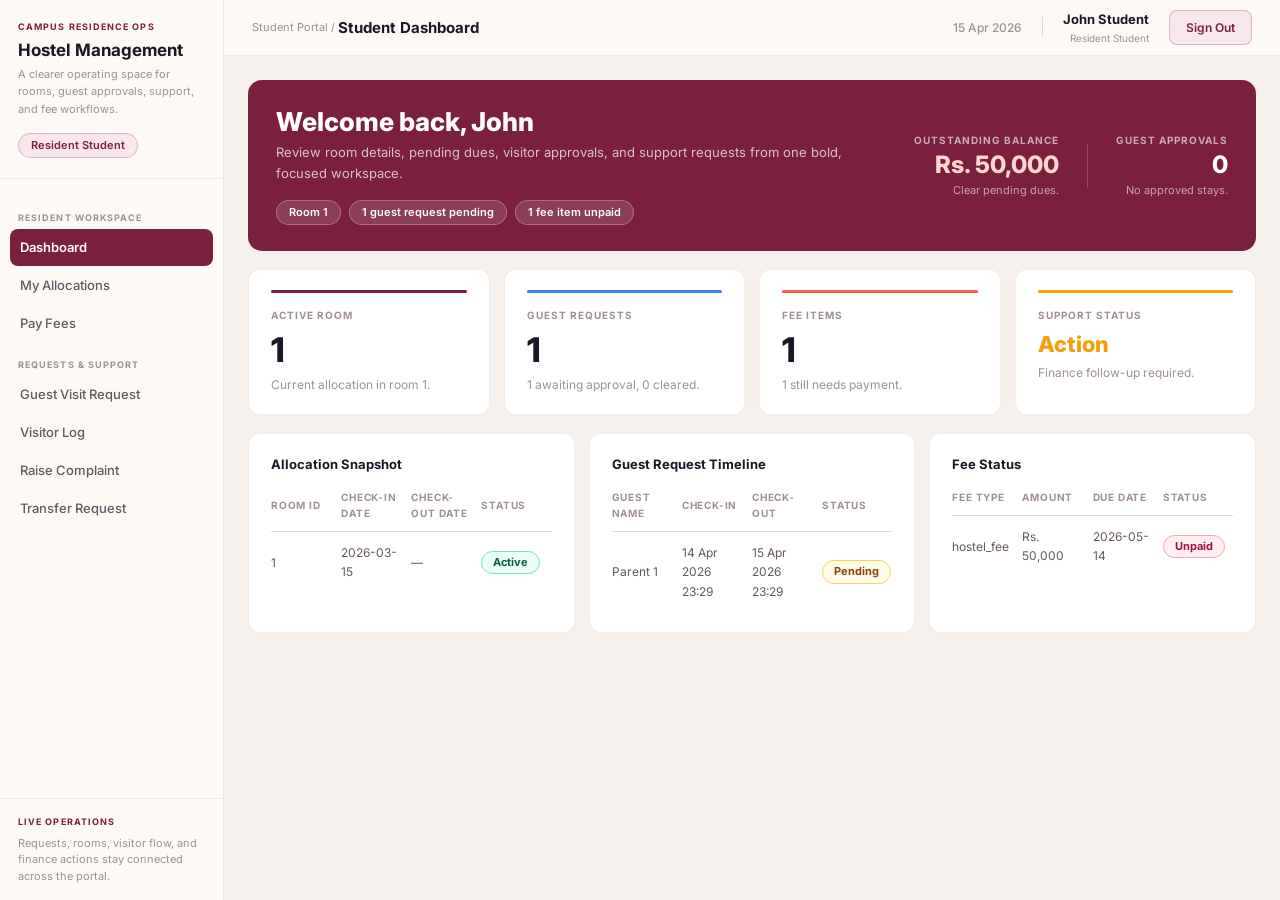
<file: frontend-vanilla/mock/student-portal-dashboard-maroon.html>
<!DOCTYPE html>
<html lang="en">
<head>
  <meta charset="UTF-8">
  <meta name="viewport" content="width=device-width, initial-scale=1.0">
  <title>Student Hostel Management Dashboard - Maroon</title>
  <link rel="preconnect" href="https://fonts.googleapis.com">
  <link rel="preconnect" href="https://fonts.gstatic.com" crossorigin>
  <link href="https://fonts.googleapis.com/css2?family=Inter:wght@400;500;600;700&display=swap" rel="stylesheet">
  <style>
    :root {
      --bg: #F5F0EB;
      --s1: #FDFAF6;
      --s2: #FFFFFF;
      --s3: #F0EBE3;
      --bd: rgba(0, 0, 0, 0.07);
      --bd2: rgba(0, 0, 0, 0.13);

      --t1: #1A1625;
      --t2: #665663;
      --t3: #A08F99;

      --acc: #7A1F3D;
      --acc-light: #F8E8EE;
      --acc-bd: rgba(122, 31, 61, 0.24);

      --coral: #FF5C4D;
      --coral-light: #FFF0EF;
      --amber: #F59E0B;
      --amber-light: #FFFBEB;
      --green: #10B981;
      --green-light: #ECFDF5;
      --blue: #3B82F6;
      --blue-light: #EFF6FF;

      --sidebar-width: 224px;
    }

    * {
      box-sizing: border-box;
    }

    html,
    body {
      min-height: 100%;
    }

    body {
      margin: 0;
      background: var(--bg);
      color: var(--t1);
      font-family: "Inter", system-ui, sans-serif;
      font-size: 14px;
      line-height: 1.6;
      overflow-x: hidden;
      -webkit-font-smoothing: antialiased;
      text-rendering: optimizeLegibility;
    }

    a,
    button {
      font: inherit;
      color: inherit;
    }

    .app-shell {
      min-height: 100vh;
      background: var(--bg);
    }

    .sidebar {
      position: fixed;
      top: 0;
      left: 0;
      bottom: 0;
      width: var(--sidebar-width);
      padding: 0;
      display: flex;
      flex-direction: column;
      background: var(--s1);
      border-right: 1px solid var(--bd);
      overflow-y: auto;
    }

    .sidebar-top {
      padding: 20px 18px;
      border-bottom: 1px solid var(--bd);
    }

    .sidebar-kicker {
      margin: 0 0 6px;
      font-size: 9px;
      font-weight: 700;
      letter-spacing: 0.12em;
      text-transform: uppercase;
      color: var(--acc);
    }

    .sidebar-title {
      margin: 0 0 5px;
      font-size: 17px;
      font-weight: 700;
      line-height: 1.2;
      color: var(--t1);
    }

    .sidebar-copy {
      margin: 0 0 14px;
      font-size: 11px;
      color: var(--t3);
    }

    .role-badge {
      display: inline-block;
      padding: 4px 12px;
      border: 1px solid var(--acc-bd);
      border-radius: 99px;
      background: var(--acc-light);
      color: var(--acc);
      font-size: 11px;
      font-weight: 600;
      line-height: 1.4;
    }

    .sidebar-nav {
      padding: 16px 10px 8px;
    }

    .nav-section + .nav-section {
      margin-top: 16px;
    }

    .section-label {
      margin: 16px 0 4px;
      padding: 0 8px;
      font-size: 9px;
      font-weight: 700;
      letter-spacing: 0.12em;
      text-transform: uppercase;
      color: var(--t3);
    }

    .nav-item {
      display: flex;
      align-items: center;
      margin-bottom: 1px;
      padding: 8px 10px;
      border-radius: 8px;
      font-size: 13px;
      font-weight: 500;
      color: var(--t2);
      text-decoration: none;
      cursor: pointer;
    }

    .nav-item:hover {
      background: var(--s3);
      color: var(--t1);
    }

    .nav-item.active {
      background: var(--acc);
      color: #FFFFFF;
      font-weight: 600;
    }

    .sidebar-bottom {
      margin-top: auto;
      padding: 16px 18px;
      border-top: 1px solid var(--bd);
    }

    .sidebar-bottom-label {
      margin: 0 0 5px;
      font-size: 9px;
      font-weight: 700;
      letter-spacing: 0.12em;
      text-transform: uppercase;
      color: var(--acc);
    }

    .sidebar-bottom-copy {
      margin: 0;
      font-size: 11px;
      line-height: 1.5;
      color: var(--t3);
    }

    .main-shell {
      min-height: 100vh;
      margin-left: var(--sidebar-width);
      min-width: 0;
      background: var(--bg);
    }

    .topbar {
      display: flex;
      align-items: center;
      height: 56px;
      padding: 0 28px;
      border-bottom: 1px solid var(--bd);
      background: var(--s1);
    }

    .topbar-left {
      display: flex;
      align-items: center;
      gap: 0;
      min-width: 0;
      white-space: nowrap;
    }

    .topbar-kicker,
    .topbar-separator {
      font-size: 11px;
      color: var(--t3);
    }

    .topbar-title {
      font-size: 15px;
      font-weight: 700;
      color: var(--t1);
    }

    .topbar-right {
      display: flex;
      align-items: center;
      gap: 20px;
      margin-left: auto;
      min-width: 0;
    }

    .topbar-date {
      font-size: 12px;
      font-weight: 500;
      color: var(--t3);
      white-space: nowrap;
    }

    .topbar-divider {
      width: 1px;
      height: 20px;
      background: var(--bd2);
      flex: 0 0 auto;
    }

    .user-block {
      display: grid;
      gap: 1px;
      text-align: right;
      min-width: 0;
    }

    .user-name {
      font-size: 13px;
      font-weight: 700;
      color: var(--t1);
      white-space: nowrap;
    }

    .user-role {
      font-size: 10px;
      color: var(--t3);
      white-space: nowrap;
    }

    .signout-btn {
      padding: 7px 16px;
      border: 1px solid var(--acc-bd);
      border-radius: 8px;
      background: var(--acc-light);
      color: var(--acc);
      font-size: 12px;
      font-weight: 600;
      cursor: pointer;
      white-space: nowrap;
    }

    .signout-btn:hover {
      background: var(--acc);
      color: #FFFFFF;
    }

    .main-content {
      display: grid;
      gap: 18px;
      padding: 24px;
      min-width: 0;
      background: var(--bg);
    }

    .welcome-banner {
      display: flex;
      align-items: center;
      justify-content: space-between;
      gap: 24px;
      padding: 26px 28px;
      border-radius: 14px;
      background: var(--acc);
      color: #FFFFFF;
    }

    .welcome-copy {
      min-width: 0;
      flex: 1 1 auto;
    }

    .welcome-title {
      margin: 0 0 5px;
      font-size: 26px;
      font-weight: 800;
      line-height: 1.2;
      color: #FFFFFF;
    }

    .welcome-description {
      margin: 0 0 16px;
      font-size: 13px;
      color: rgba(255, 255, 255, 0.72);
    }

    .tag-row {
      display: flex;
      flex-wrap: wrap;
      gap: 8px;
    }

    .tag {
      display: inline-flex;
      align-items: center;
      padding: 4px 12px;
      border: 1px solid rgba(255, 255, 255, 0.25);
      border-radius: 99px;
      background: rgba(255, 255, 255, 0.14);
      color: #FFFFFF;
      font-size: 11px;
      font-weight: 600;
      line-height: 1.4;
      white-space: nowrap;
    }

    .welcome-stats {
      display: flex;
      align-items: center;
      gap: 0;
      flex: 0 0 auto;
    }

    .banner-stat {
      text-align: right;
      white-space: nowrap;
    }

    .banner-stat:first-child {
      padding: 0 28px 0 0;
    }

    .banner-stat:last-child {
      padding: 0 0 0 28px;
    }

    .banner-divider {
      width: 1px;
      height: 44px;
      background: rgba(255, 255, 255, 0.2);
      flex: 0 0 auto;
    }

    .banner-label {
      margin: 0 0 5px;
      font-size: 10px;
      font-weight: 700;
      letter-spacing: 0.1em;
      text-transform: uppercase;
      color: rgba(255, 255, 255, 0.62);
    }

    .banner-value {
      margin: 0;
      font-size: 24px;
      font-weight: 800;
      line-height: 1;
      color: #FFFFFF;
    }

    .banner-value.balance {
      color: #FFD6D2;
    }

    .banner-sub {
      margin: 5px 0 0;
      font-size: 11px;
      color: rgba(255, 255, 255, 0.58);
    }

    .stats-grid {
      display: grid;
      grid-template-columns: repeat(4, minmax(0, 1fr));
      gap: 14px;
      min-width: 0;
    }

    .stat-card,
    .table-card {
      min-width: 0;
      background: var(--s2);
      border: 1px solid var(--bd);
      border-radius: 12px;
    }

    .stat-card {
      padding: 20px 22px;
      cursor: default;
    }

    .stat-card:hover {
      background: var(--s3);
      border-color: var(--bd2);
    }

    .accent-bar {
      height: 3px;
      margin-bottom: 14px;
      border-radius: 99px;
    }

    .accent-maroon {
      background: var(--acc);
    }

    .accent-blue {
      background: var(--blue);
    }

    .accent-coral {
      background: var(--coral);
    }

    .accent-amber {
      background: var(--amber);
    }

    .stat-label {
      margin: 0 0 10px;
      font-size: 10px;
      font-weight: 700;
      letter-spacing: 0.1em;
      text-transform: uppercase;
      color: var(--t3);
    }

    .stat-value {
      margin: 0;
      font-size: 34px;
      font-weight: 800;
      line-height: 1;
      color: var(--t1);
    }

    .stat-value.action {
      font-size: 22px;
      color: var(--amber);
    }

    .stat-copy {
      margin: 8px 0 0;
      font-size: 12px;
      color: var(--t3);
    }

    .tables-grid {
      display: grid;
      grid-template-columns: repeat(3, minmax(0, 1fr));
      gap: 14px;
      min-width: 0;
    }

    .table-card {
      padding: 20px 22px;
    }

    .table-title {
      margin: 0 0 14px;
      font-size: 13px;
      font-weight: 700;
      color: var(--t1);
    }

    .table-wrap {
      width: 100%;
      overflow: hidden;
    }

    table {
      width: 100%;
      border-collapse: collapse;
      table-layout: fixed;
    }

    th,
    td {
      text-align: left;
      vertical-align: middle;
      word-break: break-word;
    }

    thead th {
      padding: 0 10px 10px 0;
      border-bottom: 1px solid var(--bd);
      font-size: 10px;
      font-weight: 700;
      letter-spacing: 0.08em;
      text-transform: uppercase;
      color: var(--t3);
    }

    thead th:last-child,
    tbody td:last-child {
      padding-right: 0;
    }

    tbody td {
      padding: 11px 10px 11px 0;
      border-bottom: 1px solid var(--bd);
      font-size: 12px;
      color: var(--t2);
    }

    tbody tr:last-child td {
      border-bottom: 0;
    }

    .badge {
      display: inline-block;
      padding: 3px 11px;
      border-radius: 99px;
      font-size: 11px;
      font-weight: 700;
      line-height: 1.4;
      white-space: nowrap;
    }

    .badge-active {
      background: var(--green-light);
      color: #065F46;
      border: 1px solid #6EE7B7;
    }

    .badge-pending {
      background: var(--amber-light);
      color: #92400E;
      border: 1px solid #FCD34D;
    }

    .badge-unpaid {
      background: var(--coral-light);
      color: #9F1239;
      border: 1px solid #FCA5A5;
    }

    @media (max-width: 1220px) {
      .welcome-banner {
        flex-direction: column;
        align-items: flex-start;
      }

      .welcome-stats {
        width: 100%;
      }

      .stats-grid {
        grid-template-columns: repeat(2, minmax(0, 1fr));
      }

      .tables-grid {
        grid-template-columns: 1fr;
      }
    }

    @media (max-width: 960px) {
      .sidebar {
        position: relative;
        width: 100%;
        border-right: 0;
        border-bottom: 1px solid var(--bd);
      }

      .main-shell {
        margin-left: 0;
      }

      .topbar {
        height: auto;
        padding: 14px 20px;
        flex-wrap: wrap;
        gap: 12px;
      }

      .topbar-right {
        width: 100%;
        justify-content: flex-end;
      }

      .main-content {
        padding: 20px;
      }
    }

    @media (max-width: 700px) {
      .stats-grid {
        grid-template-columns: 1fr;
      }

      .welcome-stats {
        flex-direction: column;
        align-items: flex-start;
      }

      .banner-stat,
      .banner-stat:first-child,
      .banner-stat:last-child {
        padding: 0;
        text-align: left;
      }

      .banner-divider {
        display: none;
      }

      .topbar-right {
        justify-content: flex-start;
        flex-wrap: wrap;
      }

      .topbar-left {
        white-space: normal;
      }
    }
  </style>
</head>
<body>
  <div class="app-shell">
    <aside class="sidebar">
      <div class="sidebar-top">
        <p class="sidebar-kicker">Campus Residence Ops</p>
        <h1 class="sidebar-title">Hostel Management</h1>
        <p class="sidebar-copy">A clearer operating space for rooms, guest approvals, support, and fee workflows.</p>
        <span class="role-badge">Resident Student</span>
      </div>

      <nav class="sidebar-nav" aria-label="Student navigation">
        <div class="nav-section">
          <div class="section-label">Resident Workspace</div>
          <a class="nav-item active" href="#">Dashboard</a>
          <a class="nav-item" href="#">My Allocations</a>
          <a class="nav-item" href="#">Pay Fees</a>
        </div>

        <div class="nav-section">
          <div class="section-label">Requests &amp; Support</div>
          <a class="nav-item" href="#">Guest Visit Request</a>
          <a class="nav-item" href="#">Visitor Log</a>
          <a class="nav-item" href="#">Raise Complaint</a>
          <a class="nav-item" href="#">Transfer Request</a>
        </div>
      </nav>

      <div class="sidebar-bottom">
        <p class="sidebar-bottom-label">Live Operations</p>
        <p class="sidebar-bottom-copy">Requests, rooms, visitor flow, and finance actions stay connected across the portal.</p>
      </div>
    </aside>

    <div class="main-shell">
      <header class="topbar">
        <div class="topbar-left">
          <span class="topbar-kicker">Student Portal</span>
          <span class="topbar-separator">&nbsp;/&nbsp;</span>
          <span class="topbar-title">Student Dashboard</span>
        </div>

        <div class="topbar-right">
          <span class="topbar-date">15 Apr 2026</span>
          <span class="topbar-divider" aria-hidden="true"></span>
          <div class="user-block">
            <span class="user-name">John Student</span>
            <span class="user-role">Resident Student</span>
          </div>
          <button class="signout-btn" type="button">Sign Out</button>
        </div>
      </header>

      <main class="main-content">
        <section class="welcome-banner">
          <div class="welcome-copy">
            <h2 class="welcome-title">Welcome back, John</h2>
            <p class="welcome-description">Review room details, pending dues, visitor approvals, and support requests from one bold, focused workspace.</p>
            <div class="tag-row">
              <span class="tag">Room 1</span>
              <span class="tag">1 guest request pending</span>
              <span class="tag">1 fee item unpaid</span>
            </div>
          </div>

          <div class="welcome-stats">
            <div class="banner-stat">
              <p class="banner-label">Outstanding Balance</p>
              <p class="banner-value balance">Rs. 50,000</p>
              <p class="banner-sub">Clear pending dues.</p>
            </div>
            <div class="banner-divider" aria-hidden="true"></div>
            <div class="banner-stat">
              <p class="banner-label">Guest Approvals</p>
              <p class="banner-value">0</p>
              <p class="banner-sub">No approved stays.</p>
            </div>
          </div>
        </section>

        <section class="stats-grid" aria-label="Student overview cards">
          <article class="stat-card">
            <div class="accent-bar accent-maroon"></div>
            <p class="stat-label">Active Room</p>
            <p class="stat-value">1</p>
            <p class="stat-copy">Current allocation in room 1.</p>
          </article>

          <article class="stat-card">
            <div class="accent-bar accent-blue"></div>
            <p class="stat-label">Guest Requests</p>
            <p class="stat-value">1</p>
            <p class="stat-copy">1 awaiting approval, 0 cleared.</p>
          </article>

          <article class="stat-card">
            <div class="accent-bar accent-coral"></div>
            <p class="stat-label">Fee Items</p>
            <p class="stat-value">1</p>
            <p class="stat-copy">1 still needs payment.</p>
          </article>

          <article class="stat-card">
            <div class="accent-bar accent-amber"></div>
            <p class="stat-label">Support Status</p>
            <p class="stat-value action">Action</p>
            <p class="stat-copy">Finance follow-up required.</p>
          </article>
        </section>

        <section class="tables-grid" aria-label="Student records">
          <article class="table-card">
            <h3 class="table-title">Allocation Snapshot</h3>
            <div class="table-wrap">
              <table>
                <thead>
                  <tr>
                    <th>Room ID</th>
                    <th>Check-In Date</th>
                    <th>Check-Out Date</th>
                    <th>Status</th>
                  </tr>
                </thead>
                <tbody>
                  <tr>
                    <td>1</td>
                    <td>2026-03-15</td>
                    <td>&mdash;</td>
                    <td><span class="badge badge-active">Active</span></td>
                  </tr>
                </tbody>
              </table>
            </div>
          </article>

          <article class="table-card">
            <h3 class="table-title">Guest Request Timeline</h3>
            <div class="table-wrap">
              <table>
                <thead>
                  <tr>
                    <th>Guest Name</th>
                    <th>Check-In</th>
                    <th>Check-Out</th>
                    <th>Status</th>
                  </tr>
                </thead>
                <tbody>
                  <tr>
                    <td>Parent 1</td>
                    <td>14 Apr 2026 23:29</td>
                    <td>15 Apr 2026 23:29</td>
                    <td><span class="badge badge-pending">Pending</span></td>
                  </tr>
                </tbody>
              </table>
            </div>
          </article>

          <article class="table-card">
            <h3 class="table-title">Fee Status</h3>
            <div class="table-wrap">
              <table>
                <thead>
                  <tr>
                    <th>Fee Type</th>
                    <th>Amount</th>
                    <th>Due Date</th>
                    <th>Status</th>
                  </tr>
                </thead>
                <tbody>
                  <tr>
                    <td>hostel_fee</td>
                    <td>Rs. 50,000</td>
                    <td>2026-05-14</td>
                    <td><span class="badge badge-unpaid">Unpaid</span></td>
                  </tr>
                </tbody>
              </table>
            </div>
          </article>
        </section>
      </main>
    </div>
  </div>
</body>
</html>
</file>
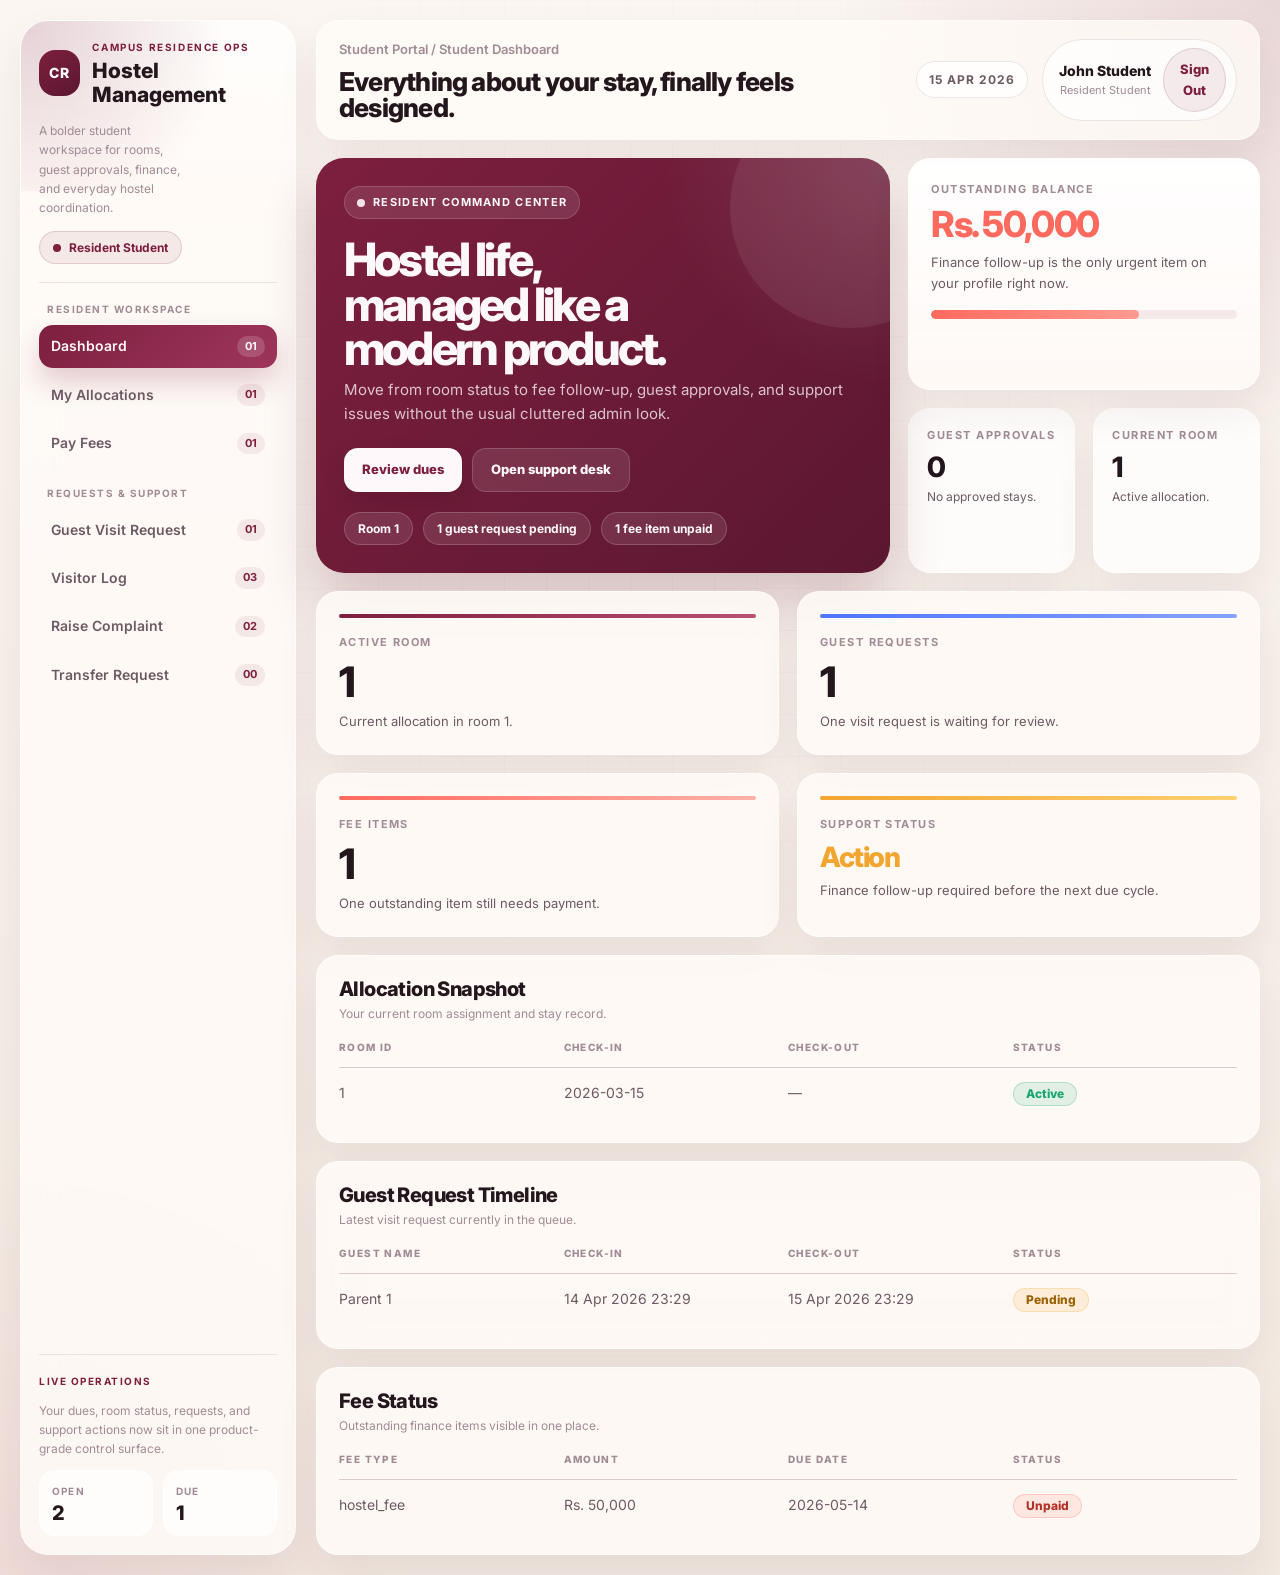
<file: frontend-vanilla/mock/student-portal-dashboard-neo-maroon.html>
<!DOCTYPE html>
<html lang="en">
<head>
  <meta charset="UTF-8">
  <meta name="viewport" content="width=device-width, initial-scale=1.0">
  <title>Student Hostel Dashboard - Neo Maroon</title>
  <link rel="preconnect" href="https://fonts.googleapis.com">
  <link rel="preconnect" href="https://fonts.gstatic.com" crossorigin>
  <link href="https://fonts.googleapis.com/css2?family=Inter:wght@400;500;600;700;800&display=swap" rel="stylesheet">
  <style>
    :root {
      --bg: #f6efe8;
      --bg-wash: #efe2d9;
      --surface: rgba(255, 251, 247, 0.86);
      --surface-strong: #fffdfb;
      --surface-soft: #f1e6dd;
      --line: rgba(80, 40, 55, 0.11);
      --line-strong: rgba(80, 40, 55, 0.18);
      --ink: #23161c;
      --ink-soft: #6e5a64;
      --ink-muted: #a18b95;
      --maroon: #7d1f3f;
      --maroon-deep: #5b1730;
      --maroon-soft: #f4dbe4;
      --rose: #d65f84;
      --coral: #ff6a5f;
      --amber: #f2a52f;
      --green: #18a86d;
      --blue: #4d76ff;
      --shadow: 0 20px 40px rgba(90, 36, 56, 0.08);
      --sidebar-width: 276px;
      --frame-pad: 20px;
      --radius-xl: 28px;
      --radius-lg: 22px;
      --radius-md: 18px;
      --radius-sm: 14px;
      --radius-pill: 999px;
    }

    * {
      box-sizing: border-box;
    }

    html,
    body {
      min-height: 100%;
    }

    body {
      margin: 0;
      font-family: "Inter", system-ui, sans-serif;
      font-size: 14px;
      line-height: 1.6;
      color: var(--ink);
      background:
        radial-gradient(circle at top right, rgba(125, 31, 63, 0.14), transparent 28rem),
        radial-gradient(circle at bottom left, rgba(214, 95, 132, 0.1), transparent 26rem),
        linear-gradient(180deg, #fbf6f1 0%, var(--bg) 55%, #f2e9e1 100%);
      overflow-x: hidden;
      -webkit-font-smoothing: antialiased;
      text-rendering: optimizeLegibility;
    }

    body::before {
      content: "";
      position: fixed;
      inset: 0;
      background-image:
        linear-gradient(rgba(125, 31, 63, 0.03) 1px, transparent 1px),
        linear-gradient(90deg, rgba(125, 31, 63, 0.03) 1px, transparent 1px);
      background-size: 42px 42px;
      mask-image: radial-gradient(circle at center, black 20%, transparent 82%);
      pointer-events: none;
      z-index: 0;
    }

    a,
    button {
      font: inherit;
      color: inherit;
    }

    .app-shell {
      position: relative;
      z-index: 1;
      display: grid;
      grid-template-columns: var(--sidebar-width) minmax(0, 1fr);
      gap: 20px;
      min-height: 100vh;
      padding: var(--frame-pad);
    }

    .sidebar {
      position: sticky;
      top: 20px;
      display: flex;
      flex-direction: column;
      min-height: calc(100vh - (var(--frame-pad) * 2));
      padding: 18px;
      background: var(--surface);
      border: 1px solid rgba(255, 255, 255, 0.55);
      border-radius: var(--radius-xl);
      box-shadow: var(--shadow);
      backdrop-filter: blur(18px);
      overflow: hidden;
    }

    .sidebar::before {
      content: "";
      position: absolute;
      inset: 0 auto auto 0;
      width: 100%;
      height: 170px;
      background:
        radial-gradient(circle at top left, rgba(125, 31, 63, 0.2), transparent 65%),
        linear-gradient(180deg, rgba(255, 255, 255, 0.65), transparent);
      pointer-events: none;
    }

    .sidebar > * {
      position: relative;
      z-index: 1;
    }

    .brand-block {
      display: grid;
      gap: 14px;
      padding-bottom: 18px;
      border-bottom: 1px solid var(--line);
    }

    .brand-row {
      display: flex;
      align-items: center;
      gap: 12px;
    }

    .brand-mark {
      width: 46px;
      height: 46px;
      display: grid;
      place-items: center;
      border-radius: 16px;
      background: linear-gradient(145deg, var(--maroon) 0%, var(--maroon-deep) 100%);
      color: #fff7fb;
      font-size: 14px;
      font-weight: 800;
      letter-spacing: 0.08em;
    }

    .brand-copy {
      min-width: 0;
    }

    .brand-kicker {
      margin: 0 0 4px;
      font-size: 10px;
      font-weight: 700;
      letter-spacing: 0.16em;
      text-transform: uppercase;
      color: var(--maroon);
    }

    .brand-title {
      margin: 0;
      font-size: 21px;
      font-weight: 800;
      line-height: 1.15;
      color: var(--ink);
    }

    .brand-description {
      margin: 0;
      max-width: 19ch;
      font-size: 12px;
      color: var(--ink-muted);
    }

    .role-chip {
      width: fit-content;
      display: inline-flex;
      align-items: center;
      gap: 8px;
      padding: 6px 13px;
      border-radius: var(--radius-pill);
      background: rgba(125, 31, 63, 0.08);
      border: 1px solid rgba(125, 31, 63, 0.16);
      color: var(--maroon);
      font-size: 12px;
      font-weight: 700;
    }

    .role-chip::before {
      content: "";
      width: 8px;
      height: 8px;
      border-radius: 50%;
      background: var(--maroon);
      flex: 0 0 auto;
    }

    .nav-block {
      padding-top: 18px;
      display: grid;
      gap: 20px;
    }

    .nav-section {
      display: grid;
      gap: 6px;
    }

    .nav-label {
      padding: 0 8px 2px;
      font-size: 10px;
      font-weight: 700;
      letter-spacing: 0.15em;
      text-transform: uppercase;
      color: var(--ink-muted);
    }

    .nav-item {
      display: flex;
      align-items: center;
      justify-content: space-between;
      min-height: 42px;
      padding: 10px 12px;
      border-radius: 14px;
      color: var(--ink-soft);
      text-decoration: none;
      font-size: 14px;
      font-weight: 600;
      background: transparent;
    }

    .nav-item:hover {
      background: rgba(255, 255, 255, 0.72);
      color: var(--ink);
    }

    .nav-item.active {
      background: linear-gradient(135deg, var(--maroon) 0%, #9f365c 100%);
      color: #fff9fb;
      box-shadow: 0 14px 28px rgba(125, 31, 63, 0.22);
    }

    .nav-item-count {
      min-width: 26px;
      padding: 2px 8px;
      border-radius: var(--radius-pill);
      background: rgba(125, 31, 63, 0.08);
      color: var(--maroon);
      font-size: 11px;
      font-weight: 700;
      text-align: center;
    }

    .nav-item.active .nav-item-count {
      background: rgba(255, 255, 255, 0.16);
      color: #fff7fb;
    }

    .sidebar-footer {
      margin-top: auto;
      padding: 18px 0 0;
      border-top: 1px solid var(--line);
      display: grid;
      gap: 12px;
    }

    .footer-label {
      font-size: 10px;
      font-weight: 700;
      letter-spacing: 0.15em;
      text-transform: uppercase;
      color: var(--maroon);
    }

    .footer-text {
      margin: 0;
      font-size: 12px;
      color: var(--ink-muted);
    }

    .footer-mini-grid {
      display: grid;
      grid-template-columns: repeat(2, minmax(0, 1fr));
      gap: 10px;
    }

    .mini-card {
      padding: 12px;
      border-radius: 16px;
      background: rgba(255, 255, 255, 0.72);
      border: 1px solid rgba(255, 255, 255, 0.7);
    }

    .mini-label {
      margin: 0;
      font-size: 10px;
      font-weight: 700;
      letter-spacing: 0.12em;
      text-transform: uppercase;
      color: var(--ink-muted);
    }

    .mini-value {
      margin: 4px 0 0;
      font-size: 20px;
      font-weight: 800;
      line-height: 1;
      color: var(--ink);
    }

    .main-shell {
      min-width: 0;
      display: grid;
      gap: 18px;
      align-content: start;
    }

    .topbar {
      display: flex;
      align-items: center;
      gap: 20px;
      padding: 18px 22px;
      background: rgba(255, 251, 247, 0.78);
      border: 1px solid rgba(255, 255, 255, 0.58);
      border-radius: 22px;
      box-shadow: var(--shadow);
      backdrop-filter: blur(16px);
    }

    .topbar-title {
      min-width: 0;
      display: flex;
      flex-wrap: wrap;
      align-items: center;
      gap: 6px;
      font-size: 13px;
      font-weight: 600;
      color: var(--ink-muted);
    }

    .topbar-title strong {
      color: var(--ink);
      font-size: 26px;
      font-weight: 800;
      line-height: 1;
      letter-spacing: -0.03em;
      display: block;
      width: 100%;
      margin-top: 3px;
    }

    .topbar-meta {
      margin-left: auto;
      display: flex;
      align-items: center;
      gap: 14px;
    }

    .date-chip {
      padding: 8px 12px;
      border-radius: var(--radius-pill);
      background: rgba(255, 255, 255, 0.72);
      border: 1px solid var(--line);
      color: var(--ink-soft);
      font-size: 12px;
      font-weight: 700;
      letter-spacing: 0.08em;
      text-transform: uppercase;
      white-space: nowrap;
    }

    .user-chip {
      display: flex;
      align-items: center;
      gap: 12px;
      padding: 8px 10px 8px 16px;
      border-radius: var(--radius-pill);
      background: rgba(255, 255, 255, 0.7);
      border: 1px solid var(--line);
    }

    .user-meta {
      text-align: right;
      white-space: nowrap;
    }

    .user-name {
      font-size: 14px;
      font-weight: 800;
      color: var(--ink);
    }

    .user-role {
      font-size: 11px;
      color: var(--ink-muted);
    }

    .signout-btn {
      padding: 10px 16px;
      border: 1px solid rgba(125, 31, 63, 0.16);
      border-radius: var(--radius-pill);
      background: rgba(125, 31, 63, 0.08);
      color: var(--maroon);
      font-size: 13px;
      font-weight: 800;
      cursor: pointer;
    }

    .signout-btn:hover {
      background: var(--maroon);
      color: #fff8fb;
    }

    .hero-grid {
      display: grid;
      grid-template-columns: minmax(0, 1.55fr) minmax(280px, 0.95fr);
      gap: 18px;
      min-width: 0;
    }

    .hero-card {
      position: relative;
      overflow: hidden;
      padding: 28px;
      border-radius: 28px;
      background:
        radial-gradient(circle at top right, rgba(255, 255, 255, 0.12), transparent 32%),
        linear-gradient(135deg, var(--maroon) 0%, var(--maroon-deep) 100%);
      color: #fff8fb;
      box-shadow: 0 28px 52px rgba(95, 24, 50, 0.22);
    }

    .hero-card::after {
      content: "";
      position: absolute;
      right: -80px;
      top: -70px;
      width: 240px;
      height: 240px;
      border-radius: 50%;
      background: rgba(255, 255, 255, 0.07);
      pointer-events: none;
    }

    .hero-card > * {
      position: relative;
      z-index: 1;
    }

    .hero-eyebrow {
      display: inline-flex;
      align-items: center;
      gap: 8px;
      padding: 7px 12px;
      border-radius: var(--radius-pill);
      background: rgba(255, 255, 255, 0.1);
      border: 1px solid rgba(255, 255, 255, 0.16);
      font-size: 11px;
      font-weight: 700;
      letter-spacing: 0.12em;
      text-transform: uppercase;
    }

    .hero-eyebrow::before {
      content: "";
      width: 8px;
      height: 8px;
      border-radius: 50%;
      background: #fff8fb;
      opacity: 0.9;
    }

    .hero-card h1 {
      margin: 18px 0 8px;
      max-width: 12ch;
      font-size: 54px;
      line-height: 0.96;
      letter-spacing: -0.06em;
      font-weight: 800;
    }

    .hero-card p {
      margin: 0;
      max-width: 60ch;
      font-size: 15px;
      color: rgba(255, 248, 251, 0.76);
    }

    .hero-actions {
      display: flex;
      flex-wrap: wrap;
      gap: 10px;
      margin-top: 22px;
    }

    .btn-primary,
    .btn-secondary {
      display: inline-flex;
      align-items: center;
      justify-content: center;
      min-height: 44px;
      padding: 0 18px;
      border-radius: 14px;
      font-size: 13px;
      font-weight: 800;
      text-decoration: none;
    }

    .btn-primary {
      background: #fff8fb;
      color: var(--maroon);
      box-shadow: 0 10px 22px rgba(34, 10, 18, 0.12);
    }

    .btn-secondary {
      background: rgba(255, 255, 255, 0.1);
      border: 1px solid rgba(255, 255, 255, 0.16);
      color: #fff8fb;
    }

    .hero-tags {
      display: flex;
      flex-wrap: wrap;
      gap: 10px;
      margin-top: 20px;
    }

    .hero-tag {
      display: inline-flex;
      align-items: center;
      padding: 6px 13px;
      border-radius: var(--radius-pill);
      background: rgba(255, 255, 255, 0.1);
      border: 1px solid rgba(255, 255, 255, 0.18);
      color: #fff8fb;
      font-size: 12px;
      font-weight: 700;
    }

    .summary-stack {
      display: grid;
      gap: 18px;
      min-width: 0;
    }

    .spotlight-card,
    .panel-card,
    .table-card {
      min-width: 0;
      background: var(--surface);
      border: 1px solid rgba(255, 255, 255, 0.56);
      border-radius: var(--radius-lg);
      box-shadow: var(--shadow);
      backdrop-filter: blur(14px);
    }

    .spotlight-card {
      padding: 22px;
      background:
        linear-gradient(180deg, rgba(255, 255, 255, 0.88), rgba(255, 248, 245, 0.76)),
        var(--surface);
    }

    .spotlight-label {
      margin: 0 0 8px;
      font-size: 11px;
      font-weight: 700;
      letter-spacing: 0.14em;
      text-transform: uppercase;
      color: var(--ink-muted);
    }

    .spotlight-value {
      margin: 0;
      font-size: 36px;
      font-weight: 800;
      line-height: 1;
      letter-spacing: -0.04em;
      color: var(--maroon);
    }

    .spotlight-value.alert {
      color: var(--coral);
    }

    .spotlight-text {
      margin: 10px 0 0;
      font-size: 13px;
      color: var(--ink-soft);
    }

    .spotlight-rail {
      margin-top: 16px;
      height: 9px;
      overflow: hidden;
      border-radius: var(--radius-pill);
      background: rgba(125, 31, 63, 0.08);
    }

    .spotlight-fill {
      width: 68%;
      height: 100%;
      border-radius: inherit;
      background: linear-gradient(90deg, var(--coral) 0%, #ff9a8f 100%);
    }

    .duo-grid {
      display: grid;
      grid-template-columns: repeat(2, minmax(0, 1fr));
      gap: 18px;
    }

    .mini-spot {
      padding: 18px;
      border-radius: var(--radius-lg);
      background: rgba(255, 255, 255, 0.78);
      border: 1px solid rgba(255, 255, 255, 0.62);
      box-shadow: var(--shadow);
    }

    .mini-spot strong {
      display: block;
      margin-top: 6px;
      font-size: 28px;
      font-weight: 800;
      line-height: 1;
      letter-spacing: -0.04em;
      color: var(--ink);
    }

    .mini-spot span {
      display: block;
      margin-top: 6px;
      font-size: 12px;
      color: var(--ink-soft);
    }

    .metrics-grid {
      display: grid;
      grid-template-columns: repeat(4, minmax(0, 1fr));
      gap: 18px;
      min-width: 0;
    }

    .panel-card {
      padding: 22px;
    }

    .accent-line {
      width: 100%;
      height: 4px;
      margin-bottom: 16px;
      border-radius: var(--radius-pill);
    }

    .accent-maroon {
      background: linear-gradient(90deg, var(--maroon) 0%, #b94f73 100%);
    }

    .accent-blue {
      background: linear-gradient(90deg, var(--blue) 0%, #87a2ff 100%);
    }

    .accent-coral {
      background: linear-gradient(90deg, var(--coral) 0%, #ffb0a7 100%);
    }

    .accent-amber {
      background: linear-gradient(90deg, var(--amber) 0%, #ffd071 100%);
    }

    .panel-label {
      margin: 0 0 10px;
      font-size: 11px;
      font-weight: 700;
      letter-spacing: 0.13em;
      text-transform: uppercase;
      color: var(--ink-muted);
    }

    .panel-value {
      margin: 0;
      font-size: 42px;
      font-weight: 800;
      line-height: 0.94;
      letter-spacing: -0.05em;
      color: var(--ink);
    }

    .panel-value.action {
      font-size: 28px;
      color: var(--amber);
    }

    .panel-copy {
      margin: 10px 0 0;
      font-size: 13px;
      color: var(--ink-soft);
    }

    .tables-grid {
      display: grid;
      grid-template-columns: repeat(3, minmax(0, 1fr));
      gap: 18px;
      min-width: 0;
    }

    .table-card {
      padding: 22px;
    }

    .table-card h2 {
      margin: 0 0 4px;
      font-size: 20px;
      line-height: 1.1;
      font-weight: 800;
      letter-spacing: -0.03em;
      color: var(--ink);
    }

    .table-card p {
      margin: 0 0 16px;
      font-size: 12px;
      color: var(--ink-muted);
    }

    .table-wrap {
      width: 100%;
      overflow: hidden;
    }

    table {
      width: 100%;
      border-collapse: collapse;
      table-layout: fixed;
    }

    th,
    td {
      text-align: left;
      vertical-align: top;
      word-break: break-word;
    }

    thead th {
      padding: 0 10px 12px 0;
      border-bottom: 1px solid var(--line);
      font-size: 10px;
      font-weight: 800;
      letter-spacing: 0.14em;
      text-transform: uppercase;
      color: var(--ink-muted);
    }

    thead th:last-child,
    tbody td:last-child {
      padding-right: 0;
    }

    tbody td {
      padding: 14px 10px 14px 0;
      border-bottom: 1px solid var(--line);
      font-size: 14px;
      color: var(--ink-soft);
    }

    tbody tr:last-child td {
      border-bottom: 0;
    }

    .badge {
      display: inline-flex;
      align-items: center;
      padding: 5px 12px;
      border-radius: var(--radius-pill);
      font-size: 12px;
      font-weight: 800;
      line-height: 1;
      white-space: nowrap;
    }

    .badge-active {
      background: rgba(24, 168, 109, 0.12);
      border: 1px solid rgba(24, 168, 109, 0.24);
      color: var(--green);
    }

    .badge-pending {
      background: rgba(242, 165, 47, 0.14);
      border: 1px solid rgba(242, 165, 47, 0.24);
      color: #9b6200;
    }

    .badge-unpaid {
      background: rgba(255, 106, 95, 0.13);
      border: 1px solid rgba(255, 106, 95, 0.24);
      color: #b23127;
    }

    @media (max-width: 1380px) {
      .hero-card h1 {
        font-size: 46px;
      }

      .metrics-grid {
        grid-template-columns: repeat(2, minmax(0, 1fr));
      }

      .tables-grid {
        grid-template-columns: 1fr;
      }
    }

    @media (max-width: 1180px) {
      .app-shell {
        grid-template-columns: 1fr;
      }

      .sidebar {
        position: relative;
        top: auto;
        min-height: auto;
      }

      .hero-grid {
        grid-template-columns: 1fr;
      }
    }

    @media (max-width: 820px) {
      .topbar {
        flex-direction: column;
        align-items: flex-start;
      }

      .topbar-meta {
        margin-left: 0;
        flex-wrap: wrap;
      }

      .metrics-grid {
        grid-template-columns: 1fr;
      }

      .duo-grid {
        grid-template-columns: 1fr;
      }
    }

    @media (max-width: 620px) {
      :root {
        --frame-pad: 12px;
      }

      .app-shell {
        gap: 12px;
      }

      .hero-card,
      .panel-card,
      .table-card,
      .spotlight-card,
      .sidebar,
      .topbar,
      .mini-spot {
        border-radius: 18px;
      }

      .hero-card h1 {
        font-size: 38px;
      }

      .topbar-title strong {
        font-size: 22px;
      }

      tbody td,
      thead th {
        padding-right: 6px;
      }
    }
  </style>
</head>
<body>
  <div class="app-shell">
    <aside class="sidebar">
      <section class="brand-block">
        <div class="brand-row">
          <div class="brand-mark">CR</div>
          <div class="brand-copy">
            <p class="brand-kicker">Campus Residence Ops</p>
            <h1 class="brand-title">Hostel Management</h1>
          </div>
        </div>
        <p class="brand-description">A bolder student workspace for rooms, guest approvals, finance, and everyday hostel coordination.</p>
        <div class="role-chip">Resident Student</div>
      </section>

      <nav class="nav-block" aria-label="Student navigation">
        <section class="nav-section">
          <div class="nav-label">Resident Workspace</div>
          <a class="nav-item active" href="#">
            <span>Dashboard</span>
            <span class="nav-item-count">01</span>
          </a>
          <a class="nav-item" href="#">
            <span>My Allocations</span>
            <span class="nav-item-count">01</span>
          </a>
          <a class="nav-item" href="#">
            <span>Pay Fees</span>
            <span class="nav-item-count">01</span>
          </a>
        </section>

        <section class="nav-section">
          <div class="nav-label">Requests &amp; Support</div>
          <a class="nav-item" href="#">
            <span>Guest Visit Request</span>
            <span class="nav-item-count">01</span>
          </a>
          <a class="nav-item" href="#">
            <span>Visitor Log</span>
            <span class="nav-item-count">03</span>
          </a>
          <a class="nav-item" href="#">
            <span>Raise Complaint</span>
            <span class="nav-item-count">02</span>
          </a>
          <a class="nav-item" href="#">
            <span>Transfer Request</span>
            <span class="nav-item-count">00</span>
          </a>
        </section>
      </nav>

      <section class="sidebar-footer">
        <div class="footer-label">Live Operations</div>
        <p class="footer-text">Your dues, room status, requests, and support actions now sit in one product-grade control surface.</p>
        <div class="footer-mini-grid">
          <article class="mini-card">
            <p class="mini-label">Open</p>
            <p class="mini-value">2</p>
          </article>
          <article class="mini-card">
            <p class="mini-label">Due</p>
            <p class="mini-value">1</p>
          </article>
        </div>
      </section>
    </aside>

    <div class="main-shell">
      <header class="topbar">
        <div class="topbar-title">
          Student Portal / Student Dashboard
          <strong>Everything about your stay, finally feels designed.</strong>
        </div>

        <div class="topbar-meta">
          <div class="date-chip">15 Apr 2026</div>
          <div class="user-chip">
            <div class="user-meta">
              <div class="user-name">John Student</div>
              <div class="user-role">Resident Student</div>
            </div>
            <button class="signout-btn" type="button">Sign Out</button>
          </div>
        </div>
      </header>

      <section class="hero-grid">
        <article class="hero-card">
          <div class="hero-eyebrow">Resident Command Center</div>
          <h1>Hostel life, managed like a modern product.</h1>
          <p>Move from room status to fee follow-up, guest approvals, and support issues without the usual cluttered admin look.</p>
          <div class="hero-actions">
            <a href="#" class="btn-primary">Review dues</a>
            <a href="#" class="btn-secondary">Open support desk</a>
          </div>
          <div class="hero-tags">
            <span class="hero-tag">Room 1</span>
            <span class="hero-tag">1 guest request pending</span>
            <span class="hero-tag">1 fee item unpaid</span>
          </div>
        </article>

        <div class="summary-stack">
          <article class="spotlight-card">
            <p class="spotlight-label">Outstanding Balance</p>
            <p class="spotlight-value alert">Rs. 50,000</p>
            <p class="spotlight-text">Finance follow-up is the only urgent item on your profile right now.</p>
            <div class="spotlight-rail">
              <div class="spotlight-fill"></div>
            </div>
          </article>

          <div class="duo-grid">
            <article class="mini-spot">
              <p class="spotlight-label">Guest Approvals</p>
              <strong>0</strong>
              <span>No approved stays.</span>
            </article>
            <article class="mini-spot">
              <p class="spotlight-label">Current Room</p>
              <strong>1</strong>
              <span>Active allocation.</span>
            </article>
          </div>
        </div>
      </section>

      <section class="metrics-grid" aria-label="Primary metrics">
        <article class="panel-card">
          <div class="accent-line accent-maroon"></div>
          <p class="panel-label">Active Room</p>
          <p class="panel-value">1</p>
          <p class="panel-copy">Current allocation in room 1.</p>
        </article>

        <article class="panel-card">
          <div class="accent-line accent-blue"></div>
          <p class="panel-label">Guest Requests</p>
          <p class="panel-value">1</p>
          <p class="panel-copy">One visit request is waiting for review.</p>
        </article>

        <article class="panel-card">
          <div class="accent-line accent-coral"></div>
          <p class="panel-label">Fee Items</p>
          <p class="panel-value">1</p>
          <p class="panel-copy">One outstanding item still needs payment.</p>
        </article>

        <article class="panel-card">
          <div class="accent-line accent-amber"></div>
          <p class="panel-label">Support Status</p>
          <p class="panel-value action">Action</p>
          <p class="panel-copy">Finance follow-up required before the next due cycle.</p>
        </article>
      </section>

      <section class="tables-grid" aria-label="Resident data tables">
        <article class="table-card">
          <h2>Allocation Snapshot</h2>
          <p>Your current room assignment and stay record.</p>
          <div class="table-wrap">
            <table>
              <thead>
                <tr>
                  <th>Room ID</th>
                  <th>Check-In</th>
                  <th>Check-Out</th>
                  <th>Status</th>
                </tr>
              </thead>
              <tbody>
                <tr>
                  <td>1</td>
                  <td>2026-03-15</td>
                  <td>&mdash;</td>
                  <td><span class="badge badge-active">Active</span></td>
                </tr>
              </tbody>
            </table>
          </div>
        </article>

        <article class="table-card">
          <h2>Guest Request Timeline</h2>
          <p>Latest visit request currently in the queue.</p>
          <div class="table-wrap">
            <table>
              <thead>
                <tr>
                  <th>Guest Name</th>
                  <th>Check-In</th>
                  <th>Check-Out</th>
                  <th>Status</th>
                </tr>
              </thead>
              <tbody>
                <tr>
                  <td>Parent 1</td>
                  <td>14 Apr 2026 23:29</td>
                  <td>15 Apr 2026 23:29</td>
                  <td><span class="badge badge-pending">Pending</span></td>
                </tr>
              </tbody>
            </table>
          </div>
        </article>

        <article class="table-card">
          <h2>Fee Status</h2>
          <p>Outstanding finance items visible in one place.</p>
          <div class="table-wrap">
            <table>
              <thead>
                <tr>
                  <th>Fee Type</th>
                  <th>Amount</th>
                  <th>Due Date</th>
                  <th>Status</th>
                </tr>
              </thead>
              <tbody>
                <tr>
                  <td>hostel_fee</td>
                  <td>Rs. 50,000</td>
                  <td>2026-05-14</td>
                  <td><span class="badge badge-unpaid">Unpaid</span></td>
                </tr>
              </tbody>
            </table>
          </div>
        </article>
      </section>
    </div>
  </div>
</body>
</html>
</file>
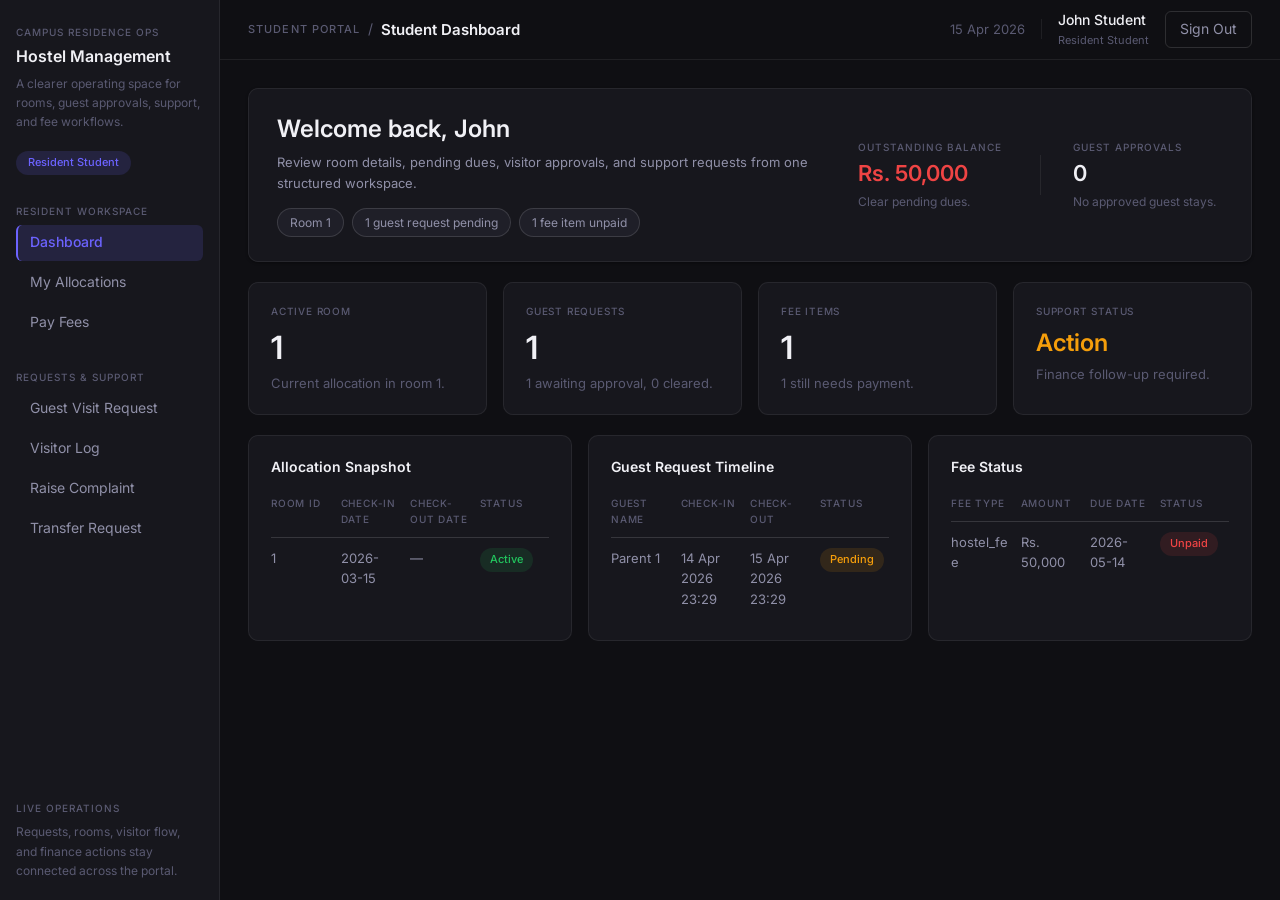
<file: frontend-vanilla/mock/student-portal-dashboard.html>
<!DOCTYPE html>
<html lang="en">
<head>
  <meta charset="UTF-8">
  <meta name="viewport" content="width=device-width, initial-scale=1.0">
  <title>Student Hostel Portal Dashboard</title>
  <link rel="preconnect" href="https://fonts.googleapis.com">
  <link rel="preconnect" href="https://fonts.gstatic.com" crossorigin>
  <link href="https://fonts.googleapis.com/css2?family=Inter:wght@400;500;600&display=swap" rel="stylesheet">
  <style>
    :root {
      --bg: #0F0F13;
      --surface: #17171D;
      --surface-2: #1F1F28;
      --border: rgba(255, 255, 255, 0.07);
      --border-hover: rgba(255, 255, 255, 0.13);
      --text-primary: #F0F0F5;
      --text-secondary: #9090A8;
      --text-muted: #5A5A72;
      --accent: #6C63FF;
      --accent-glow: rgba(108, 99, 255, 0.15);
      --green: #22C55E;
      --green-dim: rgba(34, 197, 94, 0.12);
      --amber: #F59E0B;
      --amber-dim: rgba(245, 158, 11, 0.12);
      --red: #EF4444;
      --red-dim: rgba(239, 68, 68, 0.12);
      --blue: #3B82F6;
      --blue-dim: rgba(59, 130, 246, 0.12);
      --sidebar-width: 220px;
      --radius-card: 10px;
      --radius-control: 6px;
      --radius-pill: 99px;
    }

    * {
      box-sizing: border-box;
    }

    html,
    body {
      height: 100%;
    }

    body {
      margin: 0;
      background: var(--bg);
      color: var(--text-primary);
      font-family: "Inter", system-ui, sans-serif;
      font-size: 14px;
      line-height: 1.6;
      overflow-x: hidden;
      -webkit-font-smoothing: antialiased;
      text-rendering: optimizeLegibility;
    }

    button,
    a {
      font: inherit;
      color: inherit;
    }

    .app-shell {
      min-height: 100vh;
      background: var(--bg);
    }

    .sidebar {
      position: fixed;
      top: 0;
      left: 0;
      bottom: 0;
      width: var(--sidebar-width);
      padding: 24px 16px 20px;
      display: flex;
      flex-direction: column;
      background: var(--surface);
      border-right: 1px solid var(--border);
      overflow-y: auto;
    }

    .sidebar-brand {
      display: grid;
      gap: 4px;
    }

    .sidebar-kicker,
    .section-label,
    .metric-label,
    .card-label,
    .table-header-text {
      font-size: 10px;
      font-weight: 500;
      text-transform: uppercase;
      letter-spacing: 0.1em;
      color: var(--text-muted);
    }

    .sidebar-title {
      font-size: 16px;
      font-weight: 600;
      color: var(--text-primary);
    }

    .sidebar-copy {
      font-size: 12px;
      color: var(--text-muted);
    }

    .role-badge {
      align-self: flex-start;
      margin-top: 20px;
      padding: 4px 12px;
      border-radius: var(--radius-pill);
      background: var(--accent-glow);
      color: var(--accent);
      font-size: 11px;
      font-weight: 500;
      line-height: 1.4;
    }

    .nav-section {
      margin-top: 28px;
    }

    .section-label {
      margin-bottom: 6px;
    }

    .nav-list {
      display: grid;
      gap: 4px;
    }

    .nav-item {
      display: flex;
      align-items: center;
      width: 100%;
      min-height: 36px;
      padding: 0 12px;
      border: 0;
      border-left: 2px solid transparent;
      border-radius: var(--radius-control);
      background: transparent;
      color: var(--text-secondary);
      text-decoration: none;
      cursor: pointer;
    }

    .nav-item:hover {
      background: var(--surface-2);
      color: var(--text-primary);
    }

    .nav-item.active {
      background: var(--accent-glow);
      border-left-color: var(--accent);
      color: var(--accent);
      font-weight: 500;
    }

    .sidebar-footer {
      margin-top: auto;
      padding-top: 28px;
    }

    .sidebar-footer p {
      margin: 6px 0 0;
      font-size: 12px;
      color: var(--text-muted);
    }

    .main-shell {
      margin-left: var(--sidebar-width);
      min-height: 100vh;
      min-width: 0;
      background: var(--bg);
    }

    .topbar {
      height: 60px;
      padding: 0 28px;
      display: flex;
      align-items: center;
      justify-content: space-between;
      gap: 16px;
      border-bottom: 1px solid var(--border);
      background: var(--bg);
    }

    .topbar-left {
      min-width: 0;
      display: flex;
      align-items: center;
      gap: 8px;
      white-space: nowrap;
    }

    .topbar-kicker {
      font-size: 11px;
      font-weight: 500;
      text-transform: uppercase;
      letter-spacing: 0.1em;
      color: var(--text-muted);
    }

    .topbar-slash {
      color: var(--text-muted);
    }

    .topbar-title {
      font-size: 15px;
      font-weight: 600;
      color: var(--text-primary);
    }

    .topbar-right {
      display: flex;
      align-items: center;
      gap: 16px;
      min-width: 0;
    }

    .topbar-date {
      font-size: 13px;
      color: var(--text-muted);
      white-space: nowrap;
    }

    .topbar-divider {
      width: 1px;
      height: 20px;
      background: var(--border);
      flex: 0 0 auto;
    }

    .user-block {
      display: grid;
      gap: 1px;
      min-width: 0;
    }

    .user-name {
      font-size: 14px;
      font-weight: 500;
      color: var(--text-primary);
      white-space: nowrap;
    }

    .user-role {
      font-size: 11px;
      color: var(--text-muted);
      white-space: nowrap;
    }

    .signout-btn {
      display: inline-flex;
      align-items: center;
      justify-content: center;
      min-height: 32px;
      padding: 6px 14px;
      border: 1px solid var(--border-hover);
      border-radius: var(--radius-control);
      background: transparent;
      color: var(--text-secondary);
      cursor: pointer;
      white-space: nowrap;
    }

    .signout-btn:hover {
      background: var(--surface-2);
    }

    .content {
      padding: 28px;
      display: grid;
      gap: 20px;
      min-width: 0;
    }

    .welcome-card,
    .stat-card,
    .data-card {
      min-width: 0;
      background: var(--surface);
      border: 1px solid var(--border);
      border-radius: var(--radius-card);
    }

    .welcome-card {
      padding: 24px 28px;
      display: flex;
      align-items: center;
      justify-content: space-between;
      gap: 28px;
      box-shadow: 0 1px 3px rgba(0, 0, 0, 0.4);
    }

    .welcome-copy {
      min-width: 0;
      flex: 1 1 auto;
    }

    .welcome-copy h1 {
      margin: 0;
      font-size: 24px;
      font-weight: 600;
      line-height: 1.3;
      color: var(--text-primary);
    }

    .welcome-copy p {
      margin: 8px 0 0;
      font-size: 13px;
      color: var(--text-secondary);
    }

    .tag-row {
      display: flex;
      flex-wrap: wrap;
      gap: 8px;
      margin-top: 14px;
    }

    .tag {
      display: inline-flex;
      align-items: center;
      min-height: 28px;
      padding: 4px 12px;
      border: 1px solid var(--border-hover);
      border-radius: var(--radius-pill);
      background: var(--surface-2);
      color: var(--text-secondary);
      font-size: 12px;
      white-space: nowrap;
    }

    .welcome-metrics {
      display: flex;
      align-items: center;
      gap: 32px;
      flex: 0 0 auto;
    }

    .metric {
      min-width: 150px;
    }

    .metric-value {
      margin-top: 4px;
      font-size: 22px;
      font-weight: 600;
      line-height: 1.3;
      color: var(--text-primary);
    }

    .metric-value.balance {
      color: var(--red);
    }

    .metric-sub {
      margin-top: 4px;
      font-size: 12px;
      color: var(--text-muted);
    }

    .metric-divider {
      width: 1px;
      height: 40px;
      background: var(--border);
      flex: 0 0 auto;
    }

    .stats-grid {
      display: grid;
      grid-template-columns: repeat(4, minmax(0, 1fr));
      gap: 16px;
      min-width: 0;
    }

    .stat-card {
      padding: 20px 22px;
    }

    .card-label {
      margin-bottom: 10px;
      letter-spacing: 0.08em;
    }

    .card-value {
      font-size: 32px;
      font-weight: 600;
      line-height: 1.2;
      color: var(--text-primary);
    }

    .card-value.action {
      font-size: 24px;
      color: var(--amber);
    }

    .card-description {
      margin-top: 6px;
      font-size: 13px;
      color: var(--text-muted);
    }

    .bottom-grid {
      display: grid;
      grid-template-columns: repeat(3, minmax(0, 1fr));
      gap: 16px;
      min-width: 0;
    }

    .data-card {
      padding: 20px 22px;
    }

    .data-card h2 {
      margin: 0 0 16px;
      font-size: 14px;
      font-weight: 600;
      color: var(--text-primary);
    }

    .table-wrap {
      width: 100%;
      overflow: hidden;
    }

    table {
      width: 100%;
      border-collapse: collapse;
      table-layout: fixed;
    }

    th,
    td {
      text-align: left;
      vertical-align: top;
      word-break: break-word;
    }

    thead th {
      padding: 0 12px 10px 0;
      border-bottom: 1px solid var(--border);
      font-size: 10px;
      font-weight: 500;
      letter-spacing: 0.08em;
      text-transform: uppercase;
      color: var(--text-muted);
    }

    thead th:last-child,
    tbody td:last-child {
      padding-right: 0;
    }

    tbody td {
      padding: 10px 12px 10px 0;
      border-bottom: 1px solid var(--border);
      font-size: 13px;
      color: var(--text-secondary);
    }

    tbody tr:last-child td {
      border-bottom: 0;
    }

    .status-pill {
      display: inline-flex;
      align-items: center;
      min-height: 24px;
      padding: 3px 10px;
      border-radius: var(--radius-pill);
      font-size: 11px;
      font-weight: 500;
      line-height: 1.4;
      white-space: nowrap;
    }

    .status-pill.green {
      background: var(--green-dim);
      color: var(--green);
    }

    .status-pill.amber {
      background: var(--amber-dim);
      color: var(--amber);
    }

    .status-pill.red {
      background: var(--red-dim);
      color: var(--red);
    }

    @media (max-width: 1220px) {
      .welcome-card {
        flex-direction: column;
        align-items: flex-start;
      }

      .welcome-metrics {
        width: 100%;
      }

      .stats-grid {
        grid-template-columns: repeat(2, minmax(0, 1fr));
      }

      .bottom-grid {
        grid-template-columns: 1fr;
      }
    }

    @media (max-width: 980px) {
      .sidebar {
        position: relative;
        width: 100%;
        height: auto;
        border-right: 0;
        border-bottom: 1px solid var(--border);
      }

      .main-shell {
        margin-left: 0;
      }

      .topbar {
        padding: 12px 20px;
        height: auto;
        flex-direction: column;
        align-items: flex-start;
      }

      .topbar-right {
        flex-wrap: wrap;
      }

      .content {
        padding: 20px;
      }
    }

    @media (max-width: 700px) {
      .stats-grid {
        grid-template-columns: 1fr;
      }

      .welcome-metrics {
        flex-direction: column;
        align-items: flex-start;
        gap: 16px;
      }

      .metric-divider {
        display: none;
      }

      .topbar-left {
        flex-wrap: wrap;
        white-space: normal;
      }
    }
  </style>
</head>
<body>
  <div class="app-shell">
    <aside class="sidebar">
      <div class="sidebar-brand">
        <div class="sidebar-kicker">Campus Residence Ops</div>
        <div class="sidebar-title">Hostel Management</div>
        <div class="sidebar-copy">A clearer operating space for rooms, guest approvals, support, and fee workflows.</div>
      </div>

      <div class="role-badge">Resident Student</div>

      <section class="nav-section">
        <div class="section-label">Resident Workspace</div>
        <nav class="nav-list" aria-label="Resident workspace">
          <a class="nav-item active" href="#">Dashboard</a>
          <a class="nav-item" href="#">My Allocations</a>
          <a class="nav-item" href="#">Pay Fees</a>
        </nav>
      </section>

      <section class="nav-section">
        <div class="section-label">Requests &amp; Support</div>
        <nav class="nav-list" aria-label="Requests and support">
          <a class="nav-item" href="#">Guest Visit Request</a>
          <a class="nav-item" href="#">Visitor Log</a>
          <a class="nav-item" href="#">Raise Complaint</a>
          <a class="nav-item" href="#">Transfer Request</a>
        </nav>
      </section>

      <div class="sidebar-footer">
        <div class="section-label">Live Operations</div>
        <p>Requests, rooms, visitor flow, and finance actions stay connected across the portal.</p>
      </div>
    </aside>

    <div class="main-shell">
      <header class="topbar">
        <div class="topbar-left">
          <div class="topbar-kicker">Student Portal</div>
          <div class="topbar-slash">/</div>
          <div class="topbar-title">Student Dashboard</div>
        </div>

        <div class="topbar-right">
          <div class="topbar-date">15 Apr 2026</div>
          <div class="topbar-divider" aria-hidden="true"></div>
          <div class="user-block">
            <div class="user-name">John Student</div>
            <div class="user-role">Resident Student</div>
          </div>
          <button class="signout-btn" type="button">Sign Out</button>
        </div>
      </header>

      <main class="content">
        <section class="welcome-card">
          <div class="welcome-copy">
            <h1>Welcome back, John</h1>
            <p>Review room details, pending dues, visitor approvals, and support requests from one structured workspace.</p>
            <div class="tag-row">
              <span class="tag">Room 1</span>
              <span class="tag">1 guest request pending</span>
              <span class="tag">1 fee item unpaid</span>
            </div>
          </div>

          <div class="welcome-metrics">
            <div class="metric">
              <div class="metric-label">Outstanding Balance</div>
              <div class="metric-value balance">Rs. 50,000</div>
              <div class="metric-sub">Clear pending dues.</div>
            </div>

            <div class="metric-divider" aria-hidden="true"></div>

            <div class="metric">
              <div class="metric-label">Guest Approvals</div>
              <div class="metric-value">0</div>
              <div class="metric-sub">No approved guest stays.</div>
            </div>
          </div>
        </section>

        <section class="stats-grid" aria-label="Summary metrics">
          <article class="stat-card">
            <div class="card-label">Active Room</div>
            <div class="card-value">1</div>
            <div class="card-description">Current allocation in room 1.</div>
          </article>

          <article class="stat-card">
            <div class="card-label">Guest Requests</div>
            <div class="card-value">1</div>
            <div class="card-description">1 awaiting approval, 0 cleared.</div>
          </article>

          <article class="stat-card">
            <div class="card-label">Fee Items</div>
            <div class="card-value">1</div>
            <div class="card-description">1 still needs payment.</div>
          </article>

          <article class="stat-card">
            <div class="card-label">Support Status</div>
            <div class="card-value action">Action</div>
            <div class="card-description">Finance follow-up required.</div>
          </article>
        </section>

        <section class="bottom-grid" aria-label="Student records">
          <article class="data-card">
            <h2>Allocation Snapshot</h2>
            <div class="table-wrap">
              <table>
                <thead>
                  <tr>
                    <th>Room ID</th>
                    <th>Check-In Date</th>
                    <th>Check-Out Date</th>
                    <th>Status</th>
                  </tr>
                </thead>
                <tbody>
                  <tr>
                    <td>1</td>
                    <td>2026-03-15</td>
                    <td>&mdash;</td>
                    <td><span class="status-pill green">Active</span></td>
                  </tr>
                </tbody>
              </table>
            </div>
          </article>

          <article class="data-card">
            <h2>Guest Request Timeline</h2>
            <div class="table-wrap">
              <table>
                <thead>
                  <tr>
                    <th>Guest Name</th>
                    <th>Check-In</th>
                    <th>Check-Out</th>
                    <th>Status</th>
                  </tr>
                </thead>
                <tbody>
                  <tr>
                    <td>Parent 1</td>
                    <td>14 Apr 2026 23:29</td>
                    <td>15 Apr 2026 23:29</td>
                    <td><span class="status-pill amber">Pending</span></td>
                  </tr>
                </tbody>
              </table>
            </div>
          </article>

          <article class="data-card">
            <h2>Fee Status</h2>
            <div class="table-wrap">
              <table>
                <thead>
                  <tr>
                    <th>Fee Type</th>
                    <th>Amount</th>
                    <th>Due Date</th>
                    <th>Status</th>
                  </tr>
                </thead>
                <tbody>
                  <tr>
                    <td>hostel_fee</td>
                    <td>Rs. 50,000</td>
                    <td>2026-05-14</td>
                    <td><span class="status-pill red">Unpaid</span></td>
                  </tr>
                </tbody>
              </table>
            </div>
          </article>
        </section>
      </main>
    </div>
  </div>
</body>
</html>
</file>
<file: frontend-vanilla/css/styles.css>
* {
  margin: 0;
  padding: 0;
  box-sizing: border-box;
}

:root {
  --ink-950: #121826;
  --ink-900: #1b2336;
  --ink-800: #29324b;
  --ink-700: #42506f;
  --ink-500: #697895;
  --paper: #fff8f0;
  --paper-strong: #fffdf9;
  --mist: #f2eadf;
  --sand: #e4d4bd;
  --clay: #c86b45;
  --clay-deep: #ab5330;
  --gold: #cfa45a;
  --teal: #2b7f8a;
  --sage: #5c8362;
  --success: #387d61;
  --danger: #bf544e;
  --warning: #c98b36;
  --shadow-soft: 0 20px 50px rgba(23, 31, 47, 0.1);
  --shadow-strong: 0 32px 80px rgba(17, 24, 39, 0.16);
  --ring: 0 0 0 4px rgba(200, 107, 69, 0.14);
  --surface-border: rgba(27, 35, 54, 0.08);
  --radius-xl: 32px;
  --radius-lg: 24px;
  --radius-md: 18px;
  --radius-sm: 14px;
}

html {
  height: 100%;
  scroll-behavior: smooth;
}

body {
  min-height: 100%;
  font-family: "Trebuchet MS", "Lucida Sans Unicode", "Lucida Grande", sans-serif;
  color: var(--ink-900);
  background:
    radial-gradient(circle at top left, rgba(207, 164, 90, 0.14), transparent 30%),
    radial-gradient(circle at 85% 15%, rgba(43, 127, 138, 0.12), transparent 24%),
    radial-gradient(circle at 50% 100%, rgba(200, 107, 69, 0.08), transparent 26%),
    linear-gradient(180deg, #f8f2ea 0%, #f3eadf 100%);
  line-height: 1.6;
  overflow-x: hidden;
  position: relative;
}

body::before,
body::after {
  content: "";
  position: fixed;
  inset: 0;
  pointer-events: none;
  z-index: 0;
}

body::before {
  background:
    linear-gradient(rgba(18, 24, 38, 0.03) 1px, transparent 1px),
    linear-gradient(90deg, rgba(18, 24, 38, 0.03) 1px, transparent 1px);
  background-size: 42px 42px;
  mask-image: radial-gradient(circle at center, black, transparent 92%);
}

body::after {
  background:
    radial-gradient(circle at 20% 20%, rgba(255, 255, 255, 0.45), transparent 18%),
    radial-gradient(circle at 80% 0%, rgba(255, 255, 255, 0.25), transparent 14%);
}

h1,
h2,
h3,
h4,
h5,
h6 {
  font-family: "Palatino Linotype", "Book Antiqua", Georgia, serif;
  color: var(--ink-950);
  line-height: 1.12;
  letter-spacing: 0.02em;
}

p,
label,
input,
button,
select,
textarea,
small,
span {
  font: inherit;
}

a {
  color: inherit;
}

small {
  color: var(--ink-500);
}

#app {
  min-height: 100vh;
  position: relative;
  z-index: 1;
}

.layout {
  min-height: 100vh;
}

.layout-wrapper {
  display: flex;
  min-height: 100vh;
  width: 100%;
}

.sidebar {
  width: 310px;
  position: fixed;
  inset: 18px auto 18px 18px;
  padding: 24px 20px;
  overflow-y: auto;
  background:
    radial-gradient(circle at top right, rgba(207, 164, 90, 0.2), transparent 30%),
    linear-gradient(180deg, var(--ink-950) 0%, #1f2943 100%);
  border: 1px solid rgba(255, 255, 255, 0.08);
  border-radius: var(--radius-xl);
  box-shadow: var(--shadow-strong);
  color: rgba(255, 255, 255, 0.92);
}

.sidebar::before {
  content: "";
  position: absolute;
  inset: 0;
  background:
    radial-gradient(circle at 0% 0%, rgba(255, 255, 255, 0.08), transparent 30%),
    linear-gradient(135deg, transparent 30%, rgba(255, 255, 255, 0.03) 30%, rgba(255, 255, 255, 0.03) 33%, transparent 33%);
  background-size: auto, 26px 26px;
  border-radius: inherit;
  pointer-events: none;
}

.sidebar > * {
  position: relative;
  z-index: 1;
}

.sidebar-header {
  display: grid;
  gap: 18px;
  padding-bottom: 20px;
  border-bottom: 1px solid rgba(255, 255, 255, 0.09);
}

.logo-lockup {
  display: flex;
  gap: 14px;
  align-items: center;
}

.logo-mark {
  width: 54px;
  height: 54px;
  border-radius: 18px;
  display: grid;
  place-items: center;
  background: linear-gradient(135deg, var(--gold) 0%, var(--clay) 55%, var(--clay-deep) 100%);
  color: #fffdf9;
  font-size: 1.12rem;
  font-weight: 800;
  letter-spacing: 0.1em;
  box-shadow: 0 18px 30px rgba(200, 107, 69, 0.28);
}

.logo-copy {
  display: grid;
  gap: 4px;
}

.logo-eyebrow {
  font-size: 0.68rem;
  text-transform: uppercase;
  letter-spacing: 0.22em;
  color: rgba(255, 255, 255, 0.58);
}

.logo-title {
  font-size: 1.42rem;
  color: #fffdf8;
}

.logo-subtitle {
  color: rgba(255, 255, 255, 0.72);
  font-size: 0.86rem;
  max-width: 200px;
}

.sidebar-role-chip {
  width: fit-content;
  display: inline-flex;
  align-items: center;
  gap: 0.5rem;
  padding: 0.55rem 0.85rem;
  border-radius: 999px;
  background: rgba(255, 255, 255, 0.08);
  border: 1px solid rgba(255, 255, 255, 0.1);
  color: #fff8ef;
  font-size: 0.78rem;
  font-weight: 700;
  letter-spacing: 0.08em;
  text-transform: uppercase;
}

.sidebar-nav {
  padding-top: 18px;
  display: grid;
  gap: 8px;
}

.nav-group {
  display: grid;
  gap: 8px;
}

.nav-link {
  display: flex;
  align-items: center;
  min-height: 48px;
  padding: 0.85rem 1rem;
  border-radius: 18px;
  color: rgba(255, 255, 255, 0.76);
  text-decoration: none;
  border: 1px solid transparent;
  transition: transform 0.24s ease, background 0.24s ease, border-color 0.24s ease, color 0.24s ease, box-shadow 0.24s ease;
}

.nav-link:hover {
  background: rgba(255, 255, 255, 0.08);
  border-color: rgba(255, 255, 255, 0.08);
  color: #fffdfa;
  transform: translateX(5px);
}

.nav-link-active {
  background: linear-gradient(135deg, rgba(200, 107, 69, 0.94) 0%, rgba(43, 127, 138, 0.9) 100%);
  color: #fffdf9;
  border-color: rgba(255, 255, 255, 0.16);
  box-shadow: 0 18px 30px rgba(28, 42, 67, 0.34);
}

.main-content {
  flex: 1;
  margin-left: 346px;
  min-height: 100vh;
  display: flex;
  flex-direction: column;
}

.topbar {
  margin: 18px 18px 0 0;
  padding: 18px 24px;
  display: flex;
  justify-content: space-between;
  align-items: center;
  gap: 18px;
  border-radius: 26px;
  background: rgba(255, 250, 243, 0.78);
  border: 1px solid rgba(27, 35, 54, 0.08);
  box-shadow: var(--shadow-soft);
  backdrop-filter: blur(18px);
}

.topbar-left {
  display: grid;
  gap: 4px;
}

.topbar-kicker {
  font-size: 0.7rem;
  text-transform: uppercase;
  letter-spacing: 0.22em;
  color: var(--ink-500);
  font-weight: 700;
}

.topbar-left h2 {
  font-size: 1.52rem;
}

.topbar-subtitle {
  color: var(--ink-500);
  max-width: 650px;
  font-size: 0.92rem;
}

.topbar-right {
  display: flex;
  align-items: center;
  gap: 14px;
}

.user-info {
  display: grid;
  gap: 2px;
  padding: 0.75rem 1rem;
  border-radius: 18px;
  border: 1px solid rgba(27, 35, 54, 0.08);
  background: rgba(255, 255, 255, 0.68);
  min-width: 190px;
}

.user-name {
  font-weight: 800;
  color: var(--ink-900);
}

.user-role {
  font-size: 0.72rem;
  letter-spacing: 0.14em;
  text-transform: uppercase;
  color: var(--ink-500);
  font-weight: 700;
}

.page-content {
  flex: 1;
  padding: 28px 18px 32px 0;
}

.dashboard,
.page-container,
.form-container {
  width: min(100%, 1320px);
  margin: 0 auto;
  display: grid;
  gap: 22px;
}

.dashboard > h1,
.page-container > h1,
.form-container > h1 {
  font-size: clamp(2rem, 3.6vw, 3.1rem);
}

.dashboard > h1::after,
.page-container > h1::after,
.form-container > h1::after {
  content: "";
  display: block;
  width: 88px;
  height: 4px;
  margin-top: 14px;
  border-radius: 999px;
  background: linear-gradient(90deg, var(--clay), var(--gold));
}

.page-hero {
  position: relative;
  display: grid;
  grid-template-columns: minmax(0, 1.2fr) minmax(280px, 0.8fr);
  gap: 24px;
  padding: clamp(1.6rem, 3vw, 2.4rem);
  border-radius: var(--radius-xl);
  background:
    radial-gradient(circle at top left, rgba(207, 164, 90, 0.2), transparent 32%),
    linear-gradient(140deg, rgba(18, 24, 38, 0.95) 0%, rgba(31, 41, 67, 0.94) 56%, rgba(43, 127, 138, 0.9) 100%);
  box-shadow: var(--shadow-strong);
  overflow: hidden;
  color: rgba(255, 250, 243, 0.94);
}

.page-hero::before {
  content: "";
  position: absolute;
  width: 280px;
  height: 280px;
  right: -90px;
  top: -70px;
  border-radius: 999px;
  background: rgba(255, 255, 255, 0.08);
  filter: blur(2px);
}

.page-hero::after {
  content: "";
  position: absolute;
  inset: auto auto -120px -120px;
  width: 280px;
  height: 280px;
  border-radius: 999px;
  background: rgba(200, 107, 69, 0.18);
}

.page-hero-copy,
.page-hero-panel {
  position: relative;
  z-index: 1;
}

.page-hero-copy {
  display: grid;
  gap: 16px;
  align-content: start;
}

.hero-kicker {
  font-size: 0.72rem;
  text-transform: uppercase;
  letter-spacing: 0.22em;
  color: rgba(255, 248, 240, 0.66);
  font-weight: 700;
}

.page-hero-title {
  font-size: clamp(2.2rem, 4vw, 3.5rem);
  color: #fffdf8;
}

.page-hero-subtitle {
  max-width: 640px;
  color: rgba(255, 248, 240, 0.78);
  font-size: 1rem;
}

.hero-pill-row {
  display: flex;
  flex-wrap: wrap;
  gap: 10px;
}

.hero-pill {
  display: inline-flex;
  align-items: center;
  gap: 0.5rem;
  padding: 0.55rem 0.9rem;
  border-radius: 999px;
  background: rgba(255, 255, 255, 0.08);
  border: 1px solid rgba(255, 255, 255, 0.12);
  color: #fff8f1;
  font-size: 0.84rem;
  font-weight: 700;
}

.page-hero-panel {
  display: grid;
  gap: 14px;
  align-content: stretch;
}

.metric-card {
  padding: 1rem 1.1rem;
  border-radius: 22px;
  background: rgba(255, 255, 255, 0.09);
  border: 1px solid rgba(255, 255, 255, 0.12);
  backdrop-filter: blur(12px);
}

.metric-label {
  display: block;
  margin-bottom: 0.35rem;
  font-size: 0.72rem;
  letter-spacing: 0.18em;
  text-transform: uppercase;
  color: rgba(255, 248, 240, 0.62);
  font-weight: 700;
}

.metric-value {
  display: block;
  font-size: 1.9rem;
  line-height: 1;
  color: #fffdf8;
  font-family: "Palatino Linotype", "Book Antiqua", Georgia, serif;
}

.metric-note {
  display: block;
  margin-top: 0.45rem;
  color: rgba(255, 248, 240, 0.72);
  font-size: 0.88rem;
}

.dashboard-cards,
.overview-grid {
  display: grid;
  grid-template-columns: repeat(auto-fit, minmax(240px, 1fr));
  gap: 18px;
}

/* --- DASHBOARD-ALIGNED LOGIN PORTAL --- */
.login-view {
  background: var(--paper) !important;
}

.login-portal-container {
  display: flex;
  align-items: center;
  justify-content: center;
  min-height: 100vh;
  padding: 32px;
  background: 
    linear-gradient(rgba(18, 24, 38, 0.02) 1px, transparent 1px),
    linear-gradient(90deg, rgba(18, 24, 38, 0.02) 1px, transparent 1px),
    var(--paper);
  background-size: 32px 32px;
  box-sizing: border-box;
}

.login-portal-card {
  width: min(calc(100vw - 40px), 1160px);
  height: min(calc(100vh - 40px), 580px); /* Strictly reduced to 580px */
  max-height: 580px;
  background: var(--paper-strong);
  display: grid;
  grid-template-columns: 310px 1fr;
  border-radius: var(--radius-xl);
  overflow: hidden;
  box-shadow: var(--shadow-strong);
  border: 1px solid var(--surface-border);
  animation: portal-rise 0.7s cubic-bezier(0.2, 0.8, 0.2, 1) both;
}

@keyframes portal-rise {
  from { opacity: 0; transform: scale(0.96) translateY(30px); }
  to { opacity: 1; transform: scale(1) translateY(0); }
}

/* Portal Sidebar (Dashboard Style) */
.portal-sidebar-area {
  background: var(--ink-950);
  padding: 40px 30px;
  display: flex;
  flex-direction: column;
  position: relative;
  color: rgba(255, 255, 255, 0.9);
}

.portal-sidebar-area::before {
  content: "";
  position: absolute;
  inset: 0;
  background: radial-gradient(circle at top right, rgba(207, 164, 90, 0.15), transparent 30%);
  pointer-events: none;
}

.portal-sidebar-area .logo-lockup {
  margin-bottom: auto;
}

.portal-sidebar-footer {
  margin-top: auto;
  font-size: 0.75rem;
  color: rgba(255, 255, 255, 0.4);
  line-height: 1.5;
}

/* Portal Main Content */
.portal-main-area {
  padding: 24px 40px; /* Further reduced from 40px 60px */
  display: flex;
  flex-direction: column;
  justify-content: center;
  background: var(--paper-strong);
  position: relative;
}

.portal-header {
  margin-bottom: 12px; /* Reduced from 20px */
}

.portal-header .eyebrow {
  color: var(--ink-500);
  text-transform: uppercase;
  letter-spacing: 0.18em;
  font-size: 0.7rem;
  font-weight: 700;
  margin-bottom: 6px;
  display: block;
}

.portal-header h1 {
  font-size: 1.65rem; /* Reduced from 2rem */
  color: var(--ink-950);
}

.portal-header h1::after {
  content: "";
  display: block;
  width: 28px;
  height: 2px;
  background: linear-gradient(90deg, var(--clay), var(--gold));
  border-radius: 99px;
  margin-top: 6px;
}

.portal-form {
  display: grid;
  gap: 12px;
  max-width: 440px;
}

.portal-form .form-group {
  display: grid;
  gap: 8px;
}

.portal-form label {
  font-size: 0.7rem;
  font-weight: 800;
  letter-spacing: 0.1em;
  text-transform: uppercase;
  color: var(--ink-700);
}

.portal-input-wrapper {
  position: relative;
}

.portal-form input {
  width: 100%;
  height: 42px; /* Reduced from 52px */
  padding: 0 16px;
  border-radius: var(--radius-md);
  border: 1px solid var(--surface-border);
  background: #ffffff;
  font-size: 0.9rem;
  transition: all 0.24s ease;
}

.portal-form input:focus {
  outline: none;
  border-color: var(--clay);
  box-shadow: var(--ring);
}

.portal-btn-login {
  height: 48px; /* Reduced from 54px */
  background: linear-gradient(135deg, var(--clay) 0%, var(--clay-deep) 100%);
  color: white;
  border: none;
  border-radius: var(--radius-md);
  font-weight: 700;
  font-size: 0.92rem;
  letter-spacing: 0.05em;
  cursor: pointer;
  margin-top: 4px;
  box-shadow: 0 12px 24px rgba(200, 107, 69, 0.14);
  transition: all 0.24s ease;
}

.portal-btn-login:hover {
  transform: translateY(-2px);
  box-shadow: 0 20px 40px rgba(200, 107, 69, 0.26);
}

/* Demo Accounts (Dashboard Style Cards) */
.portal-demo-section {
  margin-top: 24px;
  display: grid;
  gap: 12px;
}

.portal-demo-section > label {
  font-size: 0.7rem;
  font-weight: 800;
  color: var(--ink-500);
  text-transform: uppercase;
  letter-spacing: 0.1em;
}

.portal-demo-grid {
  display: grid;
  grid-template-columns: 1fr 1fr;
  gap: 12px;
  max-width: 440px;
}

.portal-demo-chip {
  appearance: none;
  padding: 12px 14px;
  background: #ffffff;
  border: 1px solid var(--surface-border);
  border-radius: var(--radius-md);
  text-align: left;
  cursor: pointer;
  transition: all 0.2s ease;
  display: flex;
  flex-direction: column;
  gap: 2px;
}

.portal-demo-chip:hover {
  border-color: var(--teal);
  transform: translateY(-2px);
  box-shadow: var(--shadow-soft);
}

.portal-demo-chip .chip-label {
  font-size: 0.6rem;
  font-weight: 800;
  text-transform: uppercase;
  letter-spacing: 0.12em;
  color: var(--ink-500);
}

.portal-demo-chip .chip-val {
  font-size: 0.85rem;
  color: var(--ink-950);
  font-weight: 700;
}

.portal-demo-chip .chip-pass {
  font-size: 0.75rem;
  color: var(--clay-deep);
  font-weight: 700;
  margin-top: 4px;
  padding: 3px 6px;
  background: rgba(200, 107, 69, 0.1);
  border-radius: 4px;
  display: inline-block;
  width: fit-content;
}

/* Floating Metric Decor (Dashboard Feel) */
.portal-visual-decor {
  position: absolute;
  top: 60px;
  right: 60px;
  display: grid;
  gap: 16px;
  pointer-events: none;
}

.portal-badge {
  padding: 10px 18px;
  background: rgba(43, 127, 138, 0.08);
  border: 1px solid rgba(43, 127, 138, 0.15);
  border-radius: 99px;
  color: var(--teal);
  font-size: 0.75rem;
  font-weight: 800;
  text-transform: uppercase;
  letter-spacing: 0.14em;
}

@media (max-width: 960px) {
  .login-portal-card {
    grid-template-columns: 1fr;
    height: auto;
  }
  .portal-sidebar-area {
    display: none;
  }
}

.sidebar-footer {
  margin-top: 18px;
  padding: 16px;
  border-radius: 20px;
  background: rgba(255, 255, 255, 0.05);
  border: 1px solid rgba(255, 255, 255, 0.08);
  display: grid;
  gap: 6px;
}

.sidebar-footer strong {
  color: #fffdf8;
  font-size: 0.95rem;
}

.sidebar-footer span,
.nav-section-label {
  color: rgba(255, 255, 255, 0.68);
  font-size: 0.82rem;
}

.nav-section-label {
  display: block;
  margin: 10px 0 6px;
  padding: 0 6px;
  font-weight: 700;
  letter-spacing: 0.16em;
  text-transform: uppercase;
}

/* Forms */
.form {
  position: relative;
  padding: clamp(1.35rem, 2.4vw, 2rem);
  border-radius: 28px;
  background: rgba(255, 252, 246, 0.86);
  border: 1px solid rgba(27, 35, 54, 0.08);
  box-shadow: var(--shadow-soft);
  backdrop-filter: blur(18px);
}

.form-group {
  margin-bottom: 1.3rem;
}

.form-group:last-child {
  margin-bottom: 0;
}

.form-row {
  display: grid;
  grid-template-columns: repeat(2, minmax(0, 1fr));
  gap: 1rem;
}

label {
  display: block;
  margin-bottom: 0.55rem;
  font-size: 0.78rem;
  font-weight: 800;
  letter-spacing: 0.14em;
  text-transform: uppercase;
  color: var(--ink-700);
}

input[type="text"],
input[type="email"],
input[type="password"],
input[type="tel"],
input[type="number"],
input[type="date"],
input[type="datetime-local"],
input[type="file"],
select,
textarea,
.status-select {
  width: 100%;
  padding: 0.9rem 1rem;
  border-radius: 18px;
  border: 1px solid rgba(27, 35, 54, 0.12);
  background: rgba(255, 255, 255, 0.86);
  color: var(--ink-900);
  box-shadow: inset 0 1px 0 rgba(255, 255, 255, 0.7);
  transition: border-color 0.22s ease, box-shadow 0.22s ease, transform 0.22s ease, background 0.22s ease;
}

input::placeholder,
textarea::placeholder {
  color: rgba(105, 120, 149, 0.78);
}

input:focus,
select:focus,
textarea:focus,
.status-select:focus {
  outline: none;
  border-color: rgba(200, 107, 69, 0.6);
  box-shadow: var(--ring);
  background: #fffdf9;
}

input[type="file"] {
  padding: 0.45rem;
  cursor: pointer;
}

input[type="file"]::file-selector-button {
  margin-right: 0.85rem;
  padding: 0.7rem 0.9rem;
  border: none;
  border-radius: 14px;
  background: linear-gradient(135deg, rgba(27, 35, 54, 0.96), rgba(43, 127, 138, 0.92));
  color: #fffdf8;
  font-weight: 700;
  cursor: pointer;
}

textarea {
  min-height: 130px;
  resize: vertical;
}

/* Buttons */
.btn {
  appearance: none;
  border: 1px solid transparent;
  border-radius: 16px;
  padding: 0.8rem 1.15rem;
  background: rgba(27, 35, 54, 0.06);
  color: var(--ink-900);
  font-size: 0.9rem;
  font-weight: 800;
  cursor: pointer;
  display: inline-flex;
  align-items: center;
  justify-content: center;
  gap: 0.5rem;
  transition: transform 0.22s ease, box-shadow 0.22s ease, background 0.22s ease, border-color 0.22s ease, color 0.22s ease;
}

.btn:hover {
  transform: translateY(-2px);
  box-shadow: 0 16px 24px rgba(23, 31, 47, 0.12);
}

.btn:disabled {
  opacity: 0.68;
  cursor: not-allowed;
  transform: none;
  box-shadow: none;
}

.btn:focus-visible {
  outline: none;
  box-shadow: var(--ring);
}

.btn-primary,
.btn-pay {
  background: linear-gradient(135deg, var(--clay) 0%, var(--gold) 100%);
  color: #fffdf8;
}

.btn-success,
.btn-approve,
.btn-checkin,
.btn-mark-paid {
  background: linear-gradient(135deg, var(--success) 0%, var(--teal) 100%);
  color: #fffdf8;
}

.btn-warning {
  background: linear-gradient(135deg, #d59a42 0%, #e2b466 100%);
  color: #fffdf8;
}

.btn-danger,
.btn-delete,
.btn-reject,
.btn-checkout {
  background: linear-gradient(135deg, var(--danger) 0%, #dc7d69 100%);
  color: #fffdf8;
}

.btn-default,
.btn-edit {
  background: rgba(27, 35, 54, 0.06);
  border-color: rgba(27, 35, 54, 0.1);
  color: var(--ink-900);
}

.btn-logout {
  background: rgba(18, 24, 38, 0.95);
  color: #fffdf8;
}

.btn-sm {
  min-height: 38px;
  padding: 0.6rem 0.85rem;
  font-size: 0.76rem;
  border-radius: 14px;
}

.btn-block {
  width: 100%;
}

/* Tables */
.data-table {
  width: 100%;
  margin-top: 1rem;
  border-collapse: separate;
  border-spacing: 0;
}

.data-table thead th {
  padding: 0.95rem 1rem;
  text-align: left;
  font-size: 0.74rem;
  font-weight: 800;
  letter-spacing: 0.14em;
  text-transform: uppercase;
  color: var(--ink-500);
  background: rgba(242, 234, 223, 0.58);
  border-bottom: 1px solid rgba(27, 35, 54, 0.08);
}

.data-table thead th:first-child {
  border-top-left-radius: 18px;
}

.data-table thead th:last-child {
  border-top-right-radius: 18px;
}

.data-table th, .data-table td {
  padding: 0.7rem 0.9rem; /* Reduced from 1rem */
  font-size: 0.88rem;
  color: var(--ink-800);
  border-bottom: 1px solid rgba(27, 35, 54, 0.07);
  background: rgba(255, 255, 255, 0.52);
}

.data-table tbody tr:last-child td:first-child {
  border-bottom-left-radius: 18px;
}

.data-table tbody tr:last-child td:last-child {
  border-bottom-right-radius: 18px;
}

.data-table tbody tr:hover td {
  background: rgba(255, 255, 255, 0.84);
}

.data-table select,
.status-select {
  min-width: 150px;
}

/* Badges */
.badge {
  display: inline-flex;
  align-items: center;
  gap: 0.4rem;
  padding: 0.45rem 0.8rem;
  border-radius: 999px;
  font-size: 0.72rem;
  font-weight: 800;
  letter-spacing: 0.12em;
  text-transform: uppercase;
  border: 1px solid transparent;
}

.badge-primary {
  background: rgba(43, 127, 138, 0.12);
  border-color: rgba(43, 127, 138, 0.18);
  color: var(--teal);
}

.badge-success {
  background: rgba(56, 125, 97, 0.12);
  border-color: rgba(56, 125, 97, 0.18);
  color: var(--success);
}

.badge-danger {
  background: rgba(191, 84, 78, 0.12);
  border-color: rgba(191, 84, 78, 0.18);
  color: var(--danger);
}

.badge-warning {
  background: rgba(201, 139, 54, 0.12);
  border-color: rgba(201, 139, 54, 0.18);
  color: var(--warning);
}

.badge-secondary {
  background: rgba(66, 80, 111, 0.12);
  border-color: rgba(66, 80, 111, 0.16);
  color: var(--ink-700);
}

/* Cards */
.card,
.room-schedule,
.fee-card,
.log-entry {
  position: relative;
  padding: 1.15rem; /* Reduced from clamp(1.25rem, 2vw, 1.75rem) */
  border-radius: 24px; /* Slightly tighter radius */
  background: rgba(255, 252, 246, 0.82);
  border: 1px solid rgba(27, 35, 54, 0.08);
  box-shadow: var(--shadow-soft);
  backdrop-filter: blur(18px);
  overflow: hidden;
}

.card::before,
.room-schedule::before,
.fee-card::before,
.log-entry::before {
  content: "";
  position: absolute;
  inset: 0;
  background: linear-gradient(135deg, rgba(255, 255, 255, 0.26), transparent 55%);
  pointer-events: none;
}

.card > *,
.room-schedule > *,
.fee-card > *,
.log-entry > * {
  position: relative;
  z-index: 1;
}

.card h3,
.room-schedule h3,
.fee-header h4 {
  margin-bottom: 0.85rem;
  font-size: 1.18rem;
}

.stat-card {
  padding: 1rem 1.15rem; /* Reduced from 1.35rem */
  border-radius: 22px;
  background:
    radial-gradient(circle at top left, rgba(207, 164, 90, 0.16), transparent 28%),
    linear-gradient(180deg, rgba(255, 252, 246, 0.9), rgba(255, 249, 241, 0.76));
  border: 1px solid rgba(27, 35, 54, 0.08);
  box-shadow: var(--shadow-soft);
  display: grid;
  gap: 4px; /* Reduced from 8px */
}

.stat-label {
  font-size: 0.68rem; /* Reduced from 0.74rem */
  font-weight: 800;
  letter-spacing: 0.16em;
  text-transform: uppercase;
  color: var(--ink-500);
}

.stat-card h3 {
  font-size: clamp(1.6rem, 3.5vw, 2.2rem); /* Reduced from 3rem */
  color: var(--ink-950);
  line-height: 1;
  margin: 0;
}

.stat-card p {
  color: var(--ink-500);
}

/* Info Boxes */
.info-box {
  padding: 1rem 1.1rem;
  margin: 1rem 0;
  border-radius: 18px;
  background: rgba(242, 234, 223, 0.65);
  border: 1px solid rgba(27, 35, 54, 0.08);
  color: var(--ink-700);
}

.info-box p {
  margin: 0;
}

.info-box.success,
.success {
  background: rgba(56, 125, 97, 0.1);
  border-color: rgba(56, 125, 97, 0.16);
  color: var(--success);
}

.info-box.error,
.error {
  background: rgba(191, 84, 78, 0.1);
  border-color: rgba(191, 84, 78, 0.16);
  color: var(--danger);
}

.text-muted {
  color: var(--ink-500);
  font-size: 0.88rem;
}

/* Modal */
.modal {
  position: fixed;
  inset: 0;
  padding: 1.5rem;
  background: rgba(18, 24, 38, 0.45);
  backdrop-filter: blur(12px);
  display: flex;
  align-items: center;
  justify-content: center;
  z-index: 1000;
}

.modal-content {
  width: min(640px, 100%);
  max-height: min(88vh, 860px);
  overflow-y: auto;
  border-radius: 28px;
  background: rgba(255, 252, 246, 0.95);
  border: 1px solid rgba(27, 35, 54, 0.08);
  box-shadow: var(--shadow-strong);
}

.modal-header,
.modal-body,
.modal-footer {
  padding-inline: clamp(1.1rem, 3vw, 1.6rem);
}

.modal-header {
  padding-top: 1.35rem;
  padding-bottom: 1rem;
  display: flex;
  align-items: center;
  justify-content: space-between;
  gap: 1rem;
  border-bottom: 1px solid rgba(27, 35, 54, 0.08);
}

.modal-body {
  padding-block: 1.2rem;
}

.modal-footer {
  padding-top: 1rem;
  padding-bottom: 1.35rem;
  border-top: 1px solid rgba(27, 35, 54, 0.08);
  display: flex;
  flex-wrap: wrap;
  justify-content: flex-end;
  gap: 0.8rem;
}

.modal-close {
  width: 42px;
  height: 42px;
  border: none;
  border-radius: 50%;
  background: rgba(27, 35, 54, 0.06);
  color: var(--ink-800);
  font-size: 1.3rem;
  cursor: pointer;
}

/* Notifications */
.notification {
  position: fixed;
  right: 1.4rem;
  bottom: 1.4rem;
  max-width: min(380px, calc(100vw - 2rem));
  padding: 0.95rem 1.05rem;
  border-radius: 18px;
  box-shadow: var(--shadow-strong);
  color: #fffdf8;
  opacity: 0;
  transform: translateY(14px);
  transition: opacity 0.25s ease, transform 0.25s ease;
  z-index: 1200;
}

.notification.show {
  opacity: 1;
  transform: translateY(0);
}

.notification-success {
  background: linear-gradient(135deg, var(--success), var(--teal));
}

.notification-error {
  background: linear-gradient(135deg, var(--danger), #cf7863);
}

.notification-info {
  background: linear-gradient(135deg, var(--ink-900), var(--teal));
}

/* Fees List */
.fees-list,
.calendar-view,
.audit-log {
  display: grid;
  gap: 18px;
}

.fees-list {
  grid-template-columns: repeat(auto-fit, minmax(240px, 1fr));
}

.fee-header {
  display: flex;
  align-items: center;
  justify-content: space-between;
  gap: 12px;
  margin-bottom: 0.9rem;
}

.fee-card p,
.booking-list li,
.log-entry,
.room-schedule p {
  color: var(--ink-700);
}

.btn-pay {
  width: 100%;
  margin-top: 0.95rem;
}

/* Calendar */
.calendar-view {
  grid-template-columns: repeat(auto-fit, minmax(280px, 1fr));
}

.booking-list {
  list-style: none;
  margin: 1rem 0 0;
  display: grid;
  gap: 10px;
}

.booking-list li {
  padding: 0.95rem 1rem;
  border-radius: 18px;
  background: rgba(255, 255, 255, 0.72);
  border: 1px solid rgba(27, 35, 54, 0.08);
}

/* Audit Log */
.audit-log {
  grid-template-columns: 1fr;
}

.log-entry {
  display: grid;
  gap: 6px;
}

.log-entry strong {
  display: block;
}

/* Shared Extensions */
.topbar-meta-chip {
  background: rgba(255, 255, 255, 0.66);
  border: 1px solid rgba(27, 35, 54, 0.08);
  color: var(--ink-700);
}

.topbar-right {
  flex-wrap: wrap;
  justify-content: flex-end;
}

.page-content .card + .card {
  margin-top: 0;
}

.page-content p {
  color: var(--ink-700);
}

.page-content .btn + .btn {
  margin-left: 0.5rem;
}

/* Responsive */
@media (max-width: 1180px) {
  .sidebar {
    width: 286px;
  }

  .main-content {
    margin-left: 322px;
  }

  .login-shell {
    grid-template-columns: 1fr;
    width: min(760px, 100%);
    gap: 24px;
  }

  .login-form-panel {
    justify-self: start;
    width: 100%;
    max-width: none;
  }

  .login-showcase {
    max-width: none;
    padding: 0.5rem 0;
  }

  .page-hero {
    grid-template-columns: 1fr;
  }
}

@media (max-width: 1040px) {
  .layout-wrapper {
    display: block;
  }

  .sidebar {
    position: relative;
    inset: auto;
    width: auto;
    margin: 18px 18px 0;
    max-height: none;
  }

  .main-content {
    margin-left: 0;
  }

  .topbar {
    margin: 18px;
  }

  .page-content {
    padding: 0 18px 24px;
  }
}

@media (max-width: 780px) {
  .login-demo-list,
  .form-row {
    grid-template-columns: 1fr;
  }

  .login-title {
    max-width: 9ch;
  }

  .sidebar-nav {
    grid-template-columns: 1fr;
  }

  .topbar {
    flex-direction: column;
    align-items: flex-start;
  }

  .topbar-right {
    width: 100%;
    justify-content: space-between;
  }

  .dashboard-cards,
  .overview-grid,
  .fees-list,
  .calendar-view {
    grid-template-columns: 1fr;
  }

  .modal {
    padding: 1rem;
  }

  .notification {
    left: 1rem;
    right: 1rem;
    bottom: 1rem;
    max-width: none;
  }
}

@media (max-width: 620px) {
  .login-container {
    padding: 0.75rem;
  }

  .login-shell {
    width: 100%;
    gap: 18px;
  }

  .login-form-panel {
    border-radius: 20px;
  }

  .login-showcase {
    padding: 0;
  }

  .login-title {
    font-size: clamp(2.5rem, 12vw, 3.8rem);
  }

  .login-brand-row,
  .login-credentials-header {
    align-items: flex-start;
    flex-direction: column;
  }

  .login-support-item {
    padding: 0.8rem 0;
  }

  .sidebar {
    padding: 18px 16px;
  }

  .sidebar-nav {
    display: flex;
    overflow-x: auto;
    gap: 10px;
    padding-bottom: 4px;
  }

  .nav-link {
    white-space: nowrap;
  }

  .topbar,
  .page-content {
    margin-inline: 12px;
  }

  .topbar {
    margin-top: 12px;
    padding: 16px;
  }

  .page-content {
    padding: 0 0 18px;
  }

  .data-table {
    display: block;
    overflow-x: auto;
    white-space: nowrap;
  }

  .modal-footer {
    justify-content: stretch;
  }

  .modal-footer .btn {
    width: 100%;
  }
}

/* Institutional Portal Overrides */
body.portal-view {
  font-family: Inter, system-ui, -apple-system, BlinkMacSystemFont, "Segoe UI", sans-serif;
  color: #111111;
  background: #f7f7f7;
}

body.portal-view::before,
body.portal-view::after,
body.portal-view .sidebar::before,
body.portal-view .card::before,
body.portal-view .room-schedule::before,
body.portal-view .fee-card::before,
body.portal-view .log-entry::before {
  display: none;
}

body.portal-view h1,
body.portal-view h2,
body.portal-view h3,
body.portal-view h4,
body.portal-view h5,
body.portal-view h6 {
  font-family: Inter, system-ui, -apple-system, BlinkMacSystemFont, "Segoe UI", sans-serif;
  color: #111111;
  letter-spacing: 0;
}

body.portal-view p,
body.portal-view label,
body.portal-view input,
body.portal-view button,
body.portal-view select,
body.portal-view textarea,
body.portal-view span,
body.portal-view th,
body.portal-view td {
  font-family: Inter, system-ui, -apple-system, BlinkMacSystemFont, "Segoe UI", sans-serif;
}

body.portal-view .layout-wrapper {
  display: flex;
  min-height: 100vh;
  background: #f7f7f7;
}

body.portal-view .sidebar {
  position: fixed;
  inset: 0 auto 0 0;
  width: 280px;
  height: 100vh;
  max-height: none;
  padding: 24px 0;
  overflow-y: auto;
  background: #ffffff;
  border: 0;
  border-right: 1px solid #e0e0e0;
  border-radius: 0;
  box-shadow: none;
  color: #111111;
}

body.portal-view .sidebar-header {
  display: grid;
  gap: 8px;
  padding: 0 24px 18px;
  border: 0;
}

body.portal-view .sidebar-brand-kicker {
  font-size: 11px;
  font-weight: 500;
  line-height: 1.4;
  text-transform: uppercase;
  letter-spacing: 0.1em;
  color: #888888;
}

body.portal-view .sidebar-brand-title {
  font-size: 16px;
  font-weight: 600;
  line-height: 1.35;
  color: #111111;
}

body.portal-view .sidebar-brand-copy {
  font-size: 12px;
  line-height: 1.5;
  color: #555555;
}

body.portal-view .sidebar-role-chip {
  display: inline-flex;
  width: fit-content;
  min-height: 26px;
  padding: 4px 10px;
  border: 1px solid #cccccc;
  border-radius: 2px;
  background: #ffffff;
  color: #555555;
  font-size: 12px;
  font-weight: 500;
  letter-spacing: 0;
  text-transform: none;
}

body.portal-view .sidebar-nav {
  display: grid;
  gap: 22px;
  padding: 18px 0 0;
}

body.portal-view .nav-group {
  display: grid;
  gap: 0;
}

body.portal-view .nav-section-label {
  display: block;
  padding: 0 24px 8px;
  font-size: 10px;
  font-weight: 600;
  line-height: 1.4;
  text-transform: uppercase;
  letter-spacing: 0.1em;
  color: #888888;
}

body.portal-view .nav-link {
  display: flex;
  align-items: center;
  min-height: 36px;
  padding: 0 24px 0 21px;
  border: 0;
  border-left: 3px solid transparent;
  border-radius: 0;
  background: #ffffff;
  color: #111111;
  font-size: 14px;
  font-weight: 400;
  line-height: 1.4;
  text-decoration: none;
  box-shadow: none;
  transform: none;
  transition: background-color 0.15s ease;
}

body.portal-view .nav-link:hover {
  background: #f0f0f0;
  border-color: transparent;
  color: #111111;
  transform: none;
}

body.portal-view .nav-link-active,
body.portal-view .nav-link-active:hover {
  background: #f5f5f5;
  border-left-color: #111111;
  color: #111111;
  box-shadow: none;
}

body.portal-view .sidebar-footer {
  margin-top: auto;
  padding: 20px 24px 0;
  background: transparent;
  border: 0;
  border-radius: 0;
}

body.portal-view .sidebar-footer strong {
  display: block;
  margin-bottom: 6px;
  font-size: 10px;
  font-weight: 600;
  line-height: 1.4;
  text-transform: uppercase;
  letter-spacing: 0.1em;
  color: #888888;
}

body.portal-view .sidebar-footer span {
  display: block;
  font-size: 12px;
  line-height: 1.5;
  color: #555555;
}

body.portal-view .main-content {
  flex: 1;
  margin-left: 280px;
  min-height: 100vh;
  background: #f7f7f7;
}

body.portal-view .topbar {
  margin: 0;
  padding: 20px 28px;
  display: flex;
  align-items: flex-start;
  justify-content: space-between;
  gap: 20px;
  background: #ffffff;
  border: 0;
  border-bottom: 1px solid #e0e0e0;
  border-radius: 0;
  box-shadow: none;
}

body.portal-view .topbar-left {
  display: grid;
  gap: 4px;
}

body.portal-view .topbar-kicker {
  font-size: 11px;
  font-weight: 500;
  line-height: 1.4;
  text-transform: uppercase;
  letter-spacing: 0.1em;
  color: #888888;
}

body.portal-view .topbar-left h2 {
  font-size: 20px;
  font-weight: 600;
  line-height: 1.3;
  color: #111111;
}

body.portal-view .topbar-subtitle {
  max-width: 760px;
  font-size: 13px;
  line-height: 1.5;
  color: #555555;
}

body.portal-view .topbar-right {
  display: flex;
  align-items: center;
  justify-content: flex-end;
  width: auto;
  gap: 16px;
  flex-wrap: nowrap;
}

body.portal-view .topbar-date {
  font-size: 13px;
  line-height: 1.4;
  color: #555555;
}

body.portal-view .topbar-divider {
  width: 1px;
  height: 40px;
  background: #e0e0e0;
}

body.portal-view .user-info {
  display: grid;
  gap: 2px;
}

body.portal-view .user-name {
  font-size: 14px;
  font-weight: 600;
  line-height: 1.4;
  color: #111111;
}

body.portal-view .user-role {
  font-size: 12px;
  line-height: 1.4;
  color: #888888;
}

body.portal-view .page-content {
  margin: 0;
  padding: 24px 28px 28px;
  background: #f7f7f7;
}

body.portal-view .dashboard,
body.portal-view .student-dashboard-portal,
body.portal-view .overview-grid,
body.portal-view .dashboard-cards {
  display: grid;
  gap: 20px;
}

body.portal-view .overview-grid {
  grid-template-columns: repeat(4, minmax(0, 1fr));
}

body.portal-view .dashboard-cards {
  grid-template-columns: repeat(3, minmax(0, 1fr));
}

body.portal-view .welcome-strip,
body.portal-view .page-hero {
  display: flex;
  align-items: flex-start;
  justify-content: space-between;
  gap: 20px;
  padding: 20px;
  background: #ffffff;
  border: 1px solid #e0e0e0;
  border-radius: 0;
  box-shadow: none;
}

body.portal-view .welcome-strip-copy,
body.portal-view .page-hero-copy {
  display: grid;
  gap: 12px;
  min-width: 0;
  flex: 1;
}

body.portal-view .welcome-strip-copy h1,
body.portal-view .page-hero-title {
  font-size: 24px;
  font-weight: 600;
  line-height: 1.25;
  color: #111111;
}

body.portal-view .welcome-strip-copy p,
body.portal-view .page-hero-subtitle {
  font-size: 13px;
  line-height: 1.5;
  color: #555555;
}

body.portal-view .hero-kicker {
  font-size: 11px;
  font-weight: 500;
  line-height: 1.4;
  text-transform: uppercase;
  letter-spacing: 0.1em;
  color: #888888;
}

body.portal-view .tag-row,
body.portal-view .hero-pill-row {
  display: flex;
  flex-wrap: wrap;
  gap: 8px;
}

body.portal-view .info-tag,
body.portal-view .hero-pill {
  display: inline-flex;
  align-items: center;
  min-height: 24px;
  padding: 4px 10px;
  border: 1px solid #cccccc;
  border-radius: 2px;
  background: #ffffff;
  color: #555555;
  font-size: 12px;
  font-weight: 500;
  line-height: 1.3;
}

body.portal-view .welcome-strip-stats,
body.portal-view .page-hero-panel {
  display: grid;
  gap: 20px;
  width: min(440px, 100%);
  min-width: 320px;
  align-self: stretch;
  background: transparent;
}

body.portal-view .welcome-strip-stats {
  grid-template-columns: minmax(0, 1fr) 1px minmax(0, 1fr);
}

body.portal-view .page-hero-panel {
  grid-template-columns: repeat(2, minmax(0, 1fr));
  align-items: start;
}

body.portal-view .welcome-stat,
body.portal-view .metric-card {
  display: grid;
  align-content: start;
  gap: 6px;
  padding: 0;
  background: transparent;
  border: 0;
  border-radius: 0;
  box-shadow: none;
}

body.portal-view .welcome-stat-divider {
  width: 1px;
  background: #e0e0e0;
}

body.portal-view .metric-card + .metric-card {
  border-left: 1px solid #e0e0e0;
  padding-left: 20px;
}

body.portal-view .welcome-stat-label,
body.portal-view .metric-label {
  font-size: 11px;
  font-weight: 500;
  line-height: 1.4;
  text-transform: uppercase;
  letter-spacing: 0.1em;
  color: #888888;
}

body.portal-view .welcome-stat-value,
body.portal-view .metric-value {
  font-size: 20px;
  font-weight: 600;
  line-height: 1.3;
  color: #111111;
}

body.portal-view .welcome-stat-note,
body.portal-view .metric-note {
  font-size: 12px;
  line-height: 1.5;
  color: #555555;
}

body.portal-view .portal-stat-grid {
  display: grid;
  grid-template-columns: repeat(4, minmax(0, 1fr));
  gap: 20px;
}

body.portal-view .stat-card,
body.portal-view .card,
body.portal-view .room-schedule,
body.portal-view .fee-card,
body.portal-view .log-entry,
body.portal-view .modal-content {
  padding: 20px;
  background: #ffffff;
  border: 1px solid #e0e0e0;
  border-radius: 0;
  box-shadow: none;
}

body.portal-view .stat-card {
  display: grid;
  gap: 10px;
}

body.portal-view .stat-label {
  font-size: 11px;
  font-weight: 500;
  line-height: 1.4;
  text-transform: uppercase;
  letter-spacing: 0.1em;
  color: #888888;
}

body.portal-view .stat-card h3 {
  font-size: 32px;
  font-weight: 600;
  line-height: 1.1;
  color: #111111;
}

body.portal-view .stat-card p,
body.portal-view .page-content p,
body.portal-view .table-empty {
  font-size: 13px;
  line-height: 1.5;
  color: #555555;
}

body.portal-view .portal-data-grid {
  display: grid;
  grid-template-columns: repeat(3, minmax(0, 1fr));
  gap: 20px;
  align-items: start;
}

body.portal-view .portal-data-grid-single {
  grid-template-columns: minmax(0, 1fr);
}

body.portal-view .portal-table-card {
  display: grid;
  gap: 16px;
}

body.portal-view .portal-table-card h3,
body.portal-view .card h3,
body.portal-view .room-schedule h3,
body.portal-view .fee-header h4 {
  margin: 0;
  font-size: 18px;
  font-weight: 600;
  line-height: 1.35;
  color: #111111;
}

body.portal-view .data-table {
  display: table;
  width: 100%;
  margin-top: 0;
  border-collapse: collapse;
  border-spacing: 0;
  overflow: visible;
  white-space: normal;
  background: #ffffff;
}

body.portal-view .data-table thead th {
  padding: 0 12px 12px 0;
  border: 0;
  border-bottom: 1px solid #e0e0e0;
  background: transparent;
  color: #888888;
  font-size: 11px;
  font-weight: 500;
  line-height: 1.5;
  text-transform: uppercase;
  letter-spacing: 0.1em;
}

body.portal-view .data-table thead th:last-child,
body.portal-view .data-table td:last-child {
  padding-right: 0;
}

body.portal-view .data-table thead th:first-child,
body.portal-view .data-table thead th:last-child,
body.portal-view .data-table tbody tr:last-child td:first-child,
body.portal-view .data-table tbody tr:last-child td:last-child {
  border-radius: 0;
}

body.portal-view .data-table td {
  padding: 14px 12px 14px 0;
  border: 0;
  border-bottom: 1px solid #f0f0f0;
  background: #ffffff;
  color: #111111;
  font-size: 14px;
  line-height: 1.5;
  vertical-align: top;
}

body.portal-view .data-table tbody tr:last-child td {
  border-bottom: 0;
}

body.portal-view .data-table tbody tr:hover td {
  background: #ffffff;
}

body.portal-view .table-empty {
  padding-top: 16px;
  padding-bottom: 16px;
}

body.portal-view .badge {
  display: inline-flex;
  align-items: center;
  justify-content: center;
  min-height: 24px;
  padding: 4px 10px;
  border: 1px solid #cccccc;
  border-radius: 2px;
  background: #ffffff;
  font-size: 12px;
  font-weight: 500;
  line-height: 1.3;
  text-transform: capitalize;
  box-shadow: none;
}

body.portal-view .badge-success {
  border-color: #111111;
  color: #111111;
}

body.portal-view .badge-warning {
  border-color: #8a5a00;
  color: #8a5a00;
}

body.portal-view .badge-danger {
  border-color: #8b1e1e;
  color: #8b1e1e;
}

body.portal-view .badge-secondary,
body.portal-view .badge-primary {
  border-color: #cccccc;
  color: #555555;
}

body.portal-view .btn {
  min-height: 36px;
  padding: 8px 14px;
  border: 1px solid #cccccc;
  border-radius: 0;
  background: #ffffff;
  color: #111111;
  box-shadow: none;
  font-size: 13px;
  font-weight: 500;
  text-decoration: none;
}

body.portal-view .btn:hover,
body.portal-view .btn:focus-visible {
  background: #f5f5f5;
  border-color: #cccccc;
  color: #111111;
  box-shadow: none;
  transform: none;
}

body.portal-view .btn-primary {
  background: #111111;
  border-color: #111111;
  color: #ffffff;
}

body.portal-view .btn-primary:hover,
body.portal-view .btn-primary:focus-visible {
  background: #222222;
  border-color: #222222;
  color: #ffffff;
}

body.portal-view .btn-logout {
  padding: 6px 14px;
  background: #ffffff;
  border-color: #cccccc;
  color: #111111;
}

body.portal-view input,
body.portal-view select,
body.portal-view textarea {
  width: 100%;
  min-height: 38px;
  padding: 8px 10px;
  border: 1px solid #cccccc;
  border-radius: 0;
  background: #ffffff;
  color: #111111;
  box-shadow: none;
}

body.portal-view input:focus,
body.portal-view select:focus,
body.portal-view textarea:focus {
  outline: none;
  border-color: #111111;
  box-shadow: none;
}

body.portal-view .form-group label {
  display: block;
  margin-bottom: 6px;
  font-size: 12px;
  font-weight: 500;
  line-height: 1.4;
  color: #555555;
}

body.portal-view .form-group small,
body.portal-view small {
  color: #888888;
}

body.portal-view .error {
  color: #8b1e1e;
}

@media (max-width: 1180px) {
  body.portal-view .portal-stat-grid,
  body.portal-view .overview-grid {
    grid-template-columns: repeat(2, minmax(0, 1fr));
  }

  body.portal-view .portal-data-grid,
  body.portal-view .dashboard-cards {
    grid-template-columns: 1fr;
  }

  body.portal-view .welcome-strip,
  body.portal-view .page-hero {
    flex-direction: column;
  }

  body.portal-view .welcome-strip-stats,
  body.portal-view .page-hero-panel {
    width: 100%;
    min-width: 0;
  }
}

@media (max-width: 960px) {
  body.portal-view .layout-wrapper {
    display: block;
  }

  body.portal-view .sidebar {
    position: relative;
    inset: auto;
    width: auto;
    height: auto;
    border-right: 0;
    border-bottom: 1px solid #e0e0e0;
  }

  body.portal-view .main-content {
    margin-left: 0;
  }
}

@media (max-width: 720px) {
  body.portal-view .topbar {
    flex-direction: column;
    align-items: flex-start;
    padding: 18px 20px;
  }

  body.portal-view .topbar-right {
    flex-wrap: wrap;
    justify-content: flex-start;
  }

  body.portal-view .page-content {
    padding: 20px;
  }

  body.portal-view .portal-stat-grid,
  body.portal-view .overview-grid,
  body.portal-view .portal-data-grid,
  body.portal-view .dashboard-cards {
    grid-template-columns: 1fr;
  }

  body.portal-view .welcome-strip-stats,
  body.portal-view .page-hero-panel {
    grid-template-columns: 1fr;
    gap: 14px;
  }

  body.portal-view .welcome-stat-divider,
  body.portal-view .topbar-divider {
    display: none;
  }

  body.portal-view .metric-card + .metric-card {
    border-left: 0;
    padding-left: 0;
  }

  body.portal-view .data-table {
    display: block;
    overflow-x: auto;
    white-space: nowrap;
  }
}

/* Student Portal Shell */
body.student-portal-view {
  background:
    radial-gradient(circle at top center, rgba(131, 179, 251, 0.22), transparent 34%),
    radial-gradient(circle at bottom left, rgba(117, 223, 202, 0.16), transparent 36%),
    linear-gradient(180deg, #eff7ff 0%, #f4fbff 54%, #fff7ef 100%);
  color: #263448;
  overflow-x: hidden;
}

body.student-portal-view::before {
  background:
    linear-gradient(rgba(149, 172, 209, 0.05) 1px, transparent 1px),
    linear-gradient(90deg, rgba(149, 172, 209, 0.05) 1px, transparent 1px);
  background-size: 44px 44px;
  mask-image: radial-gradient(circle at center, black 18%, transparent 74%);
}

body.student-portal-view::after {
  background: none;
}

body.student-portal-view[data-page="student-dashboard"] {
  overflow: hidden;
}

body.student-portal-view .layout {
  min-height: 100vh;
}

body.student-portal-view .student-layout-wrapper {
  position: relative;
  z-index: 1;
  width: min(1480px, calc(100vw - 20px));
  min-height: calc(100vh - 20px);
  margin: 10px auto; /* Reduced from 16px */
  display: grid;
  grid-template-columns: 170px minmax(0, 1fr); /* Slightly narrower sidebar */
  background: linear-gradient(180deg, rgba(255, 255, 255, 0.84), rgba(255, 255, 255, 0.7));
  border: 1px solid rgba(255, 255, 255, 0.76);
  border-radius: 28px;
  box-shadow: 0 18px 52px rgba(105, 129, 163, 0.14);
  overflow: hidden;
  backdrop-filter: blur(16px);
}

body.student-portal-view[data-page="student-dashboard"] .student-layout-wrapper {
  height: calc(100vh - 32px);
}

body.student-portal-view .student-sidebar {
  display: flex;
  flex-direction: column;
  padding: 12px 10px 10px; /* Reduced from 20px 16px */
  background: linear-gradient(180deg, rgba(255, 255, 255, 0.6), rgba(243, 251, 255, 0.46));
  border-right: 1px solid rgba(136, 160, 198, 0.14);
}

body.student-portal-view .student-brand {
  display: flex;
  align-items: center;
  gap: 8px;
  padding: 0 4px 10px; /* Reduced padding */
}

body.student-portal-view .student-brand-mark {
  position: relative;
  width: 28px;
  height: 28px;
  flex: 0 0 auto;
}

body.student-portal-view .student-brand-mark span {
  position: absolute;
  width: 12px;
  height: 12px;
  border-radius: 6px;
}

body.student-portal-view .student-brand-mark span:nth-child(1) {
  top: 0;
  left: 0;
  background: linear-gradient(135deg, #91ead4, #5fcfb2);
}

body.student-portal-view .student-brand-mark span:nth-child(2) {
  top: 0;
  right: 0;
  background: linear-gradient(135deg, #ffd39b, #f0b24e);
}

body.student-portal-view .student-brand-mark span:nth-child(3) {
  bottom: 0;
  left: 0;
  background: linear-gradient(135deg, #a7c4ff, #7195f5);
}

body.student-portal-view .student-brand-mark span:nth-child(4) {
  bottom: 0;
  right: 0;
  background: linear-gradient(135deg, #ffb3b1, #ff7b72);
}

body.student-portal-view .student-brand-name {
  font-size: 15px;
  font-weight: 800;
  letter-spacing: -0.03em;
  color: #263448;
}

body.student-portal-view .student-sidebar-nav {
  display: grid;
  gap: 8px;
}

body.student-portal-view .student-nav-item {
  display: flex;
  align-items: center;
  gap: 10px;
  min-height: 32px; /* Reduced from 40px */
  padding: 4px 8px; /* Reduced from 8px 10px */
  border-radius: 15px;
  color: #384a61;
  text-decoration: none;
  font-size: 14px;
  font-weight: 600;
}

body.student-portal-view .student-nav-item:hover {
  background: rgba(255, 255, 255, 0.72);
  color: #263448;
}

body.student-portal-view .student-nav-item-active {
  background: rgba(255, 255, 255, 0.82);
  box-shadow: 0 10px 18px rgba(155, 181, 214, 0.16);
}

body.student-portal-view .student-nav-icon {
  width: 24px; /* Reduced from 30px */
  height: 24px;
  display: grid;
  place-items: center;
  border-radius: 8px; /* Slightly tighter radius */
  box-shadow: 0 8px 16px rgba(147, 171, 205, 0.18);
}

body.student-portal-view .student-nav-icon svg,
body.student-portal-view .student-card-icon svg {
  width: 16px;
  height: 16px;
  stroke: #ffffff;
  stroke-width: 2;
  fill: none;
  stroke-linecap: round;
  stroke-linejoin: round;
}

body.student-portal-view .student-nav-icon-dashboard,
body.student-portal-view .student-nav-icon-requests {
  background: linear-gradient(135deg, #92ead5, #5ecfb2);
}

body.student-portal-view .student-nav-icon-room {
  background: linear-gradient(135deg, #9ac0ff, #648ff2);
}

body.student-portal-view .student-nav-icon-payments {
  background: linear-gradient(135deg, #ffdba4, #efb651);
}

body.student-portal-view .student-sidebar-summary {
  margin-top: auto;
  padding: 16px 14px;
  border-radius: 18px;
  background: rgba(255, 255, 255, 0.54);
  border: 1px solid rgba(255, 255, 255, 0.68);
  box-shadow: 0 10px 20px rgba(163, 186, 217, 0.12);
}

body.student-portal-view .student-summary-label,
body.student-portal-view .student-snapshot-card .label,
body.student-portal-view .student-stat-box .label {
  font-size: 11px;
  font-weight: 700;
  letter-spacing: 0.12em;
  text-transform: uppercase;
  color: #9aa8bc;
}

body.student-portal-view .student-summary-value {
  margin-top: 6px;
  font-size: 22px;
  font-weight: 800;
  letter-spacing: -0.04em;
  color: #263448;
}

body.student-portal-view .student-summary-copy {
  margin-top: 6px;
  font-size: 12px;
  color: #64748a;
}

body.student-portal-view .student-main-content {
  min-width: 0;
  height: 100%;
  padding: 16px 22px 20px 24px;
  display: grid;
  grid-template-rows: auto minmax(0, 1fr);
  gap: 16px;
}

body.student-portal-view .student-topbar {
  display: flex;
  align-items: center;
  justify-content: space-between;
  gap: 16px;
  min-height: 40px;
}

body.student-portal-view .student-topbar-left {
  font-size: 13px;
  font-weight: 700;
  color: #64748a;
}

body.student-portal-view .student-topbar-left strong {
  color: #263448;
  font-weight: 800;
}

body.student-portal-view .student-topbar-right {
  display: flex;
  align-items: center;
  gap: 12px;
}

body.student-portal-view .student-topbar-chip {
  padding: 8px 12px;
  border-radius: 999px;
  background: rgba(255, 255, 255, 0.66);
  border: 1px solid rgba(136, 160, 198, 0.14);
  font-size: 12px;
  font-weight: 700;
  color: #64748a;
  white-space: nowrap;
}

body.student-portal-view .student-signout-btn {
  height: 38px;
  padding: 0 16px;
  border: 0;
  border-radius: 14px;
  background: linear-gradient(135deg, #8fafff, #6d90f3);
  color: #ffffff;
  font-size: 13px;
  font-weight: 800;
  box-shadow: 0 10px 18px rgba(117, 145, 230, 0.2);
  cursor: pointer;
}

body.student-portal-view .student-page-content {
  min-height: 0;
  overflow: auto;
  padding: 0;
}

body.student-portal-view[data-page="student-dashboard"] .student-page-content {
  overflow: hidden;
}

body.student-portal-view .student-dashboard-shell {
  display: grid;
  grid-template-rows: auto auto minmax(0, 1fr);
  gap: 16px;
  min-height: 100%;
}

body.student-portal-view .student-dashboard-hero {
  display: grid;
  grid-template-columns: 1.2fr 0.8fr;
  gap: 18px;
}

body.student-portal-view .student-hero-card,
body.student-portal-view .student-spotlight-card,
body.student-portal-view .student-overview-card,
body.student-portal-view .student-panel {
  min-width: 0;
  border-radius: 22px;
  border: 1px solid rgba(255, 255, 255, 0.68);
  box-shadow: 0 16px 28px rgba(159, 185, 219, 0.13);
}

body.student-portal-view .student-hero-card {
  padding: 20px 22px;
  background: linear-gradient(145deg, rgba(255, 255, 255, 0.9), rgba(244, 251, 255, 0.74));
}

body.student-portal-view .student-hero-card h1 {
  margin: 0;
  font-size: 34px;
  line-height: 1;
  letter-spacing: -0.05em;
  font-weight: 800;
  color: #263448;
}

body.student-portal-view .student-hero-card h1 span {
  color: #6b7b91;
  font-weight: 700;
}

body.student-portal-view .student-hero-card p {
  margin: 8px 0 0;
  max-width: 56ch;
  font-size: 14px;
  color: #64748a;
}

body.student-portal-view .student-hero-tags {
  display: flex;
  flex-wrap: wrap;
  gap: 10px;
  margin-top: 16px;
}

body.student-portal-view .student-hero-tag {
  display: inline-flex;
  align-items: center;
  padding: 6px 12px;
  border-radius: 999px;
  background: rgba(255, 255, 255, 0.72);
  border: 1px solid rgba(154, 177, 213, 0.18);
  font-size: 12px;
  font-weight: 700;
  color: #4a5e76;
}

body.student-portal-view .student-spotlight-card {
  padding: 18px 20px;
  background: linear-gradient(145deg, rgba(255, 255, 255, 0.82), rgba(253, 248, 241, 0.7));
  display: grid;
  align-content: start;
  gap: 12px;
}

body.student-portal-view .student-spotlight-card h2,
body.student-portal-view .student-panel h2 {
  margin: 0;
  font-size: 18px;
  font-weight: 800;
  letter-spacing: -0.03em;
  color: #263448;
}

body.student-portal-view .student-spotlight-copy,
body.student-portal-view .student-panel-copy {
  font-size: 12px;
  color: #64748a;
}

body.student-portal-view .student-spotlight-stats {
  display: grid;
  grid-template-columns: 1fr 1fr;
  gap: 12px;
}

body.student-portal-view .student-stat-box,
body.student-portal-view .student-snapshot-card {
  padding: 14px;
  border-radius: 16px;
  background: rgba(255, 255, 255, 0.7);
  border: 1px solid rgba(255, 255, 255, 0.72);
  box-shadow: 0 10px 18px rgba(164, 188, 219, 0.12);
}

body.student-portal-view .student-stat-box .value,
body.student-portal-view .student-snapshot-card .value {
  margin-top: 6px;
  font-size: 24px;
  line-height: 1;
  font-weight: 800;
  letter-spacing: -0.04em;
  color: #263448;
}

body.student-portal-view .student-stat-box .note,
body.student-portal-view .student-snapshot-card .note {
  margin-top: 6px;
  font-size: 12px;
  color: #64748a;
}

body.student-portal-view .student-stat-box-balance .value {
  color: #ff6f5f;
}

body.student-portal-view .student-cards-row {
  display: grid;
  grid-template-columns: repeat(4, minmax(0, 1fr));
  gap: 16px;
}

body.student-portal-view .student-overview-card {
  padding: 16px;
  color: #203244;
  overflow: hidden;
}

body.student-portal-view .student-overview-room {
  background: linear-gradient(145deg, #9fc4ff 0%, #7caef7 42%, #5e90ed 100%);
}

body.student-portal-view .student-overview-fees {
  background: linear-gradient(145deg, #ffd991 0%, #f3c66f 46%, #ddaa49 100%);
}

body.student-portal-view .student-overview-requests {
  background: linear-gradient(145deg, #96efd8 0%, #74dfc6 44%, #47c8ac 100%);
}

body.student-portal-view .student-overview-status {
  background: linear-gradient(145deg, #ffffff 0%, #f5fbff 100%);
}

body.student-portal-view .student-card-head {
  display: flex;
  align-items: center;
}

body.student-portal-view .student-card-icon {
  width: 42px;
  height: 42px;
  display: grid;
  place-items: center;
  border-radius: 14px;
  background: rgba(255, 255, 255, 0.48);
  box-shadow: inset 0 1px 1px rgba(255, 255, 255, 0.32);
}

body.student-portal-view .student-overview-status .student-card-icon {
  background: rgba(131, 179, 251, 0.18);
}

body.student-portal-view .student-overview-status .student-card-icon svg {
  stroke: #628ef1;
}

body.student-portal-view .student-overview-card h2 {
  margin: 14px 0 4px;
  font-size: 18px;
  font-weight: 800;
  letter-spacing: -0.03em;
}

body.student-portal-view .student-overview-card p {
  margin: 0;
  font-size: 13px;
  line-height: 1.45;
  color: rgba(31, 49, 67, 0.82);
}

body.student-portal-view .student-overview-card .subtle {
  color: rgba(31, 49, 67, 0.74);
}

body.student-portal-view .student-card-button {
  display: inline-flex;
  align-items: center;
  justify-content: center;
  width: 100%;
  min-height: 38px;
  margin-top: 14px;
  border: 0;
  border-radius: 12px;
  background: rgba(255, 255, 255, 0.72);
  box-shadow: inset 0 1px 1px rgba(255, 255, 255, 0.32), 0 8px 16px rgba(144, 165, 192, 0.16);
  color: #2f435a;
  font-size: 14px;
  font-weight: 800;
  text-decoration: none;
}

body.student-portal-view .student-pill {
  display: inline-flex;
  align-items: center;
  padding: 4px 10px;
  border-radius: 999px;
  font-size: 12px;
  font-weight: 700;
}

body.student-portal-view .student-pill-green {
  background: rgba(70, 199, 125, 0.14);
  color: #31ab66;
}

body.student-portal-view .student-dashboard-bottom {
  display: grid;
  grid-template-columns: 1.08fr 0.92fr;
  gap: 16px;
  min-height: 0;
}

body.student-portal-view .student-dashboard-bottom-single {
  grid-template-columns: 1fr;
}

body.student-portal-view .student-panel {
  padding: 18px 20px;
  background: linear-gradient(145deg, rgba(255, 255, 255, 0.84), rgba(247, 252, 255, 0.74));
  min-height: 0;
}

body.student-portal-view .student-action-list {
  display: grid;
  gap: 10px;
  margin-top: 14px;
}

body.student-portal-view .student-action-item {
  display: grid;
  grid-template-columns: auto 1fr auto;
  align-items: center;
  gap: 12px;
  padding: 12px 14px;
  border-radius: 16px;
  background: rgba(255, 255, 255, 0.72);
  border: 1px solid rgba(255, 255, 255, 0.76);
  box-shadow: 0 10px 18px rgba(164, 188, 219, 0.12);
  color: #263448;
  text-decoration: none;
}

body.student-portal-view .student-action-item-static {
  cursor: default;
}

body.student-portal-view .student-action-icon {
  width: 34px;
  height: 34px;
  display: grid;
  place-items: center;
  border-radius: 12px;
  color: #ffffff;
  font-size: 15px;
  font-weight: 800;
  box-shadow: 0 8px 14px rgba(155, 179, 213, 0.16);
}

body.student-portal-view .student-action-icon.coral {
  background: linear-gradient(135deg, #ffb59f, #ff8177);
}

body.student-portal-view .student-action-icon.blue {
  background: linear-gradient(135deg, #9dc2ff, #6f95f2);
}

body.student-portal-view .student-action-icon.mint {
  background: linear-gradient(135deg, #92ead5, #5ecfb2);
}

body.student-portal-view .student-action-meta strong {
  display: block;
  font-size: 14px;
  font-weight: 800;
  color: #263448;
}

body.student-portal-view .student-action-meta span {
  display: block;
  font-size: 12px;
  color: #64748a;
}

body.student-portal-view .student-action-status {
  font-size: 12px;
  font-weight: 800;
}

body.student-portal-view .student-action-status-danger {
  color: #ff6f5f;
}

body.student-portal-view .student-action-status-info {
  color: #628ef1;
}

body.student-portal-view .student-action-status-warning {
  color: #d38d1d;
}

body.student-portal-view .student-action-status-clear {
  color: #31ab66;
}

body.student-portal-view .student-snapshot-grid {
  display: grid;
  grid-template-columns: repeat(2, minmax(0, 1fr));
  gap: 12px;
  margin-top: 14px;
}

@media (max-width: 1280px) {
  body.student-portal-view .student-cards-row {
    grid-template-columns: repeat(2, minmax(0, 1fr));
  }

  body.student-portal-view .student-dashboard-bottom {
    grid-template-columns: 1fr;
  }
}

@media (max-width: 980px) {
  body.student-portal-view {
    overflow: auto;
  }

  body.student-portal-view .student-layout-wrapper,
  body.student-portal-view[data-page="student-dashboard"] .student-layout-wrapper {
    width: min(100vw - 20px, 100%);
    height: auto;
    min-height: calc(100vh - 20px);
    margin: 10px auto;
    grid-template-columns: 1fr;
  }

  body.student-portal-view .student-sidebar {
    border-right: 0;
    border-bottom: 1px solid rgba(136, 160, 198, 0.14);
  }

  body.student-portal-view .student-main-content {
    height: auto;
    grid-template-rows: auto auto;
  }

  body.student-portal-view .student-page-content,
  body.student-portal-view[data-page="student-dashboard"] .student-page-content {
    overflow: auto;
  }
}

@media (max-width: 720px) {
  body.student-portal-view .student-topbar {
    flex-direction: column;
    align-items: flex-start;
  }

  body.student-portal-view .student-topbar-right {
    flex-wrap: wrap;
  }

  body.student-portal-view .student-dashboard-hero,
  body.student-portal-view .student-cards-row,
  body.student-portal-view .student-snapshot-grid {
    grid-template-columns: 1fr;
  }
}
</file>
